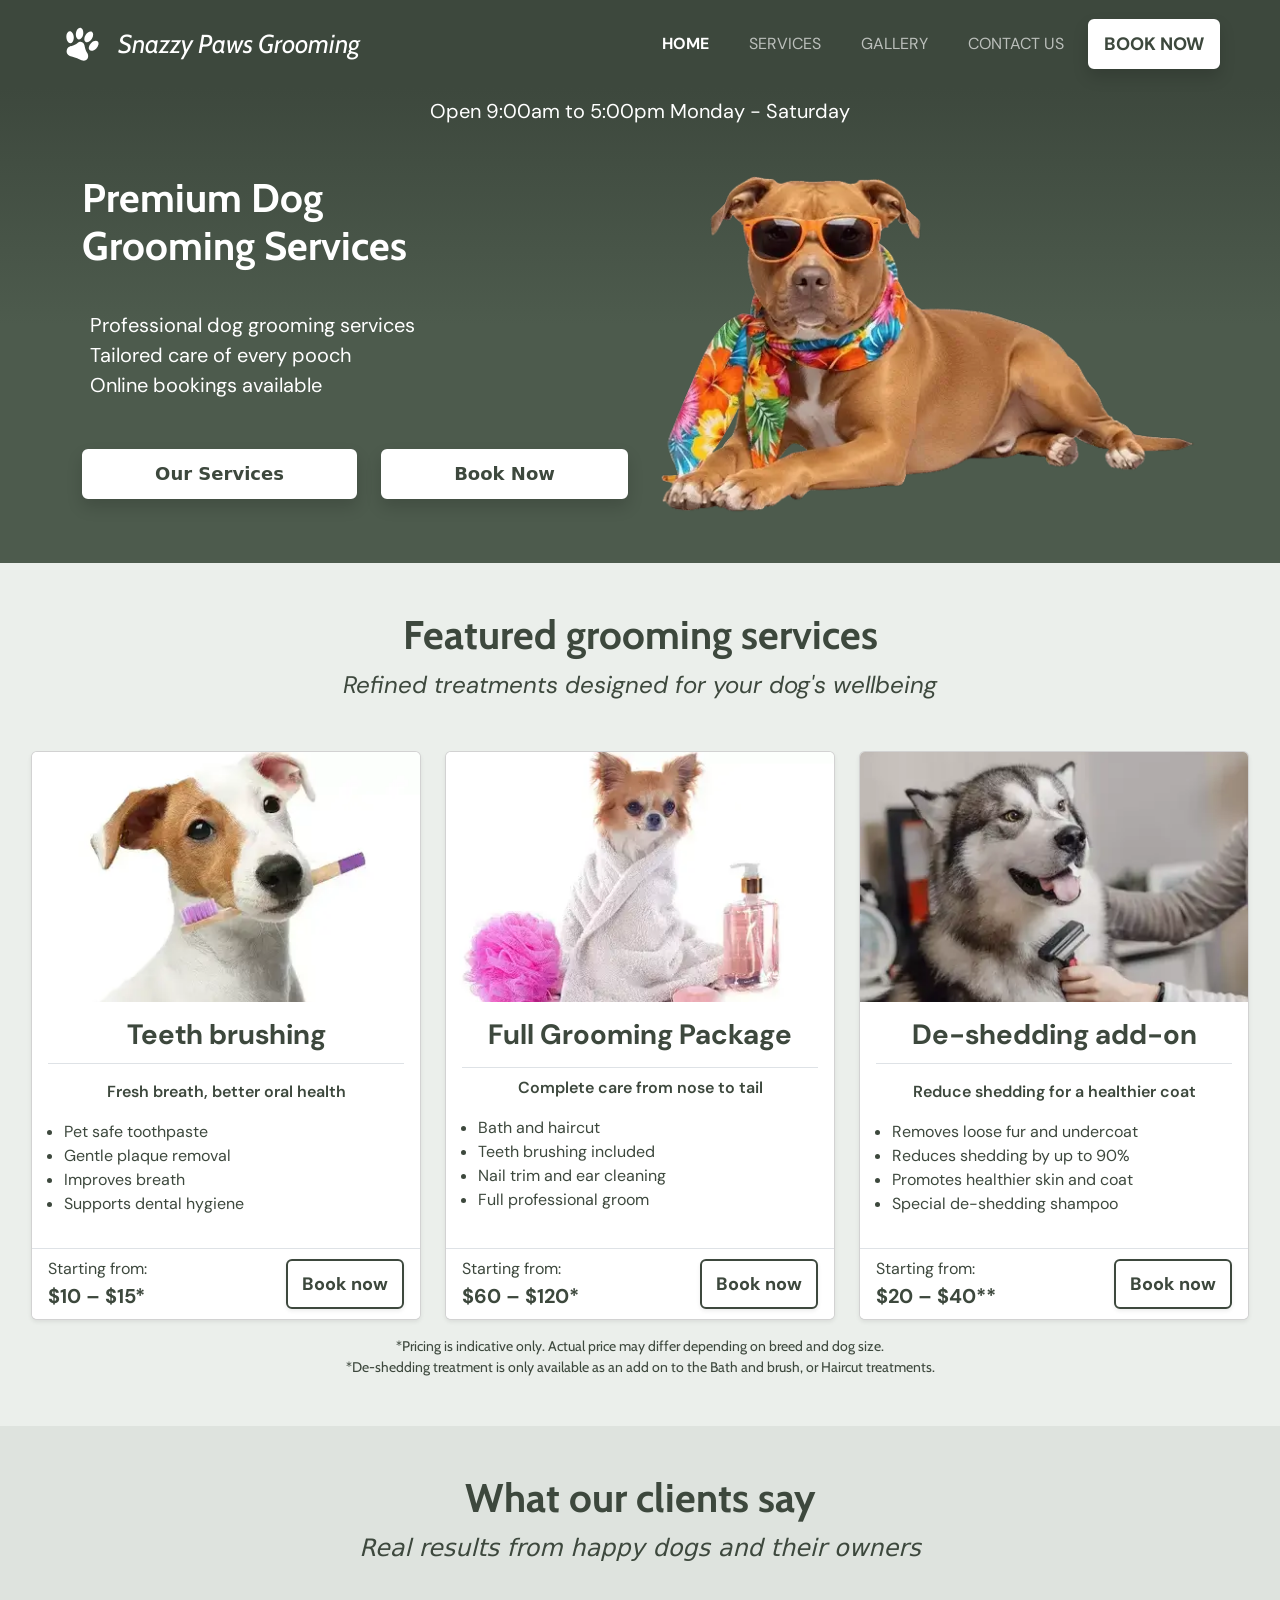
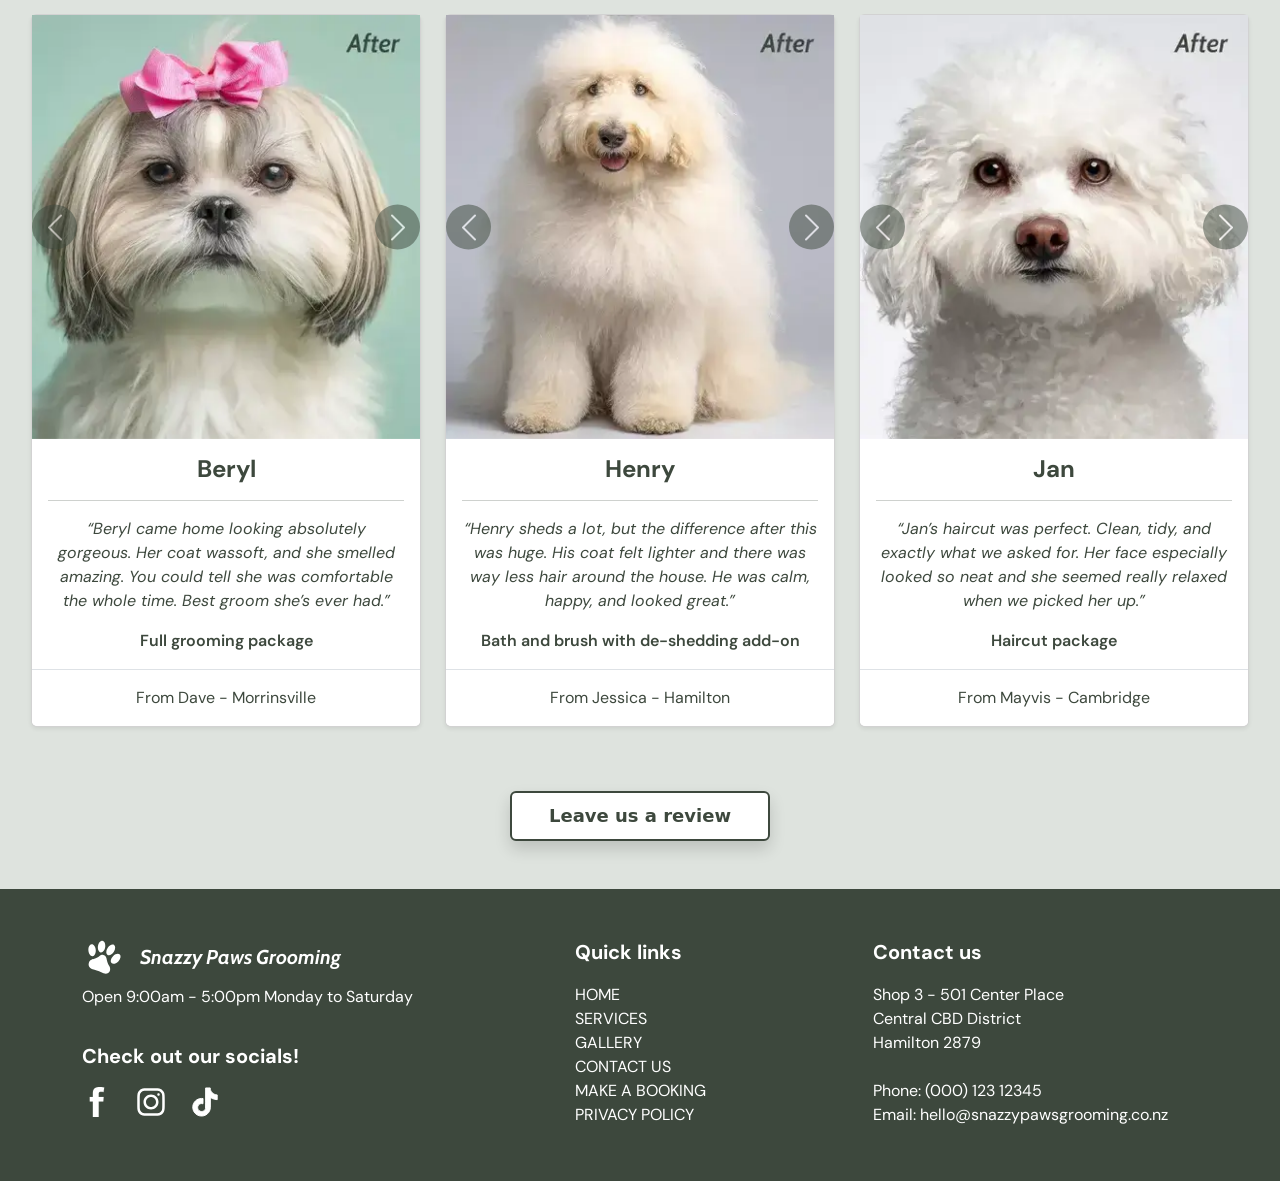
<file: index.html>
<!-- Setting doc type -->
<!DOCTYPE html>

<!-- adding html doc, and language -->
<html lang="en">

<head>
    <!-- web page title -->
    <title>Snazzy Paws Grooming - Home</title>

    <!-- adding charset to ensure all characters can be used without breaking -->
    <meta charset="utf-8">

    <!-- ensuring browser displays according to the device screen width, and zoom level is at 100% -->
    <meta name="viewport" content="width=device-width,initial-scale=1">

    <!-- adding page description to improve accessibility -->
    <meta name="description"
        content="Snazzy Paws Grooming provides professional dog grooming services in Hamilton CBD. Quality care, experienced groomers and easy online booking for your pet.">

    <!-- pre-loading google fonts - helps improve performance-->
    <link rel="preconnect" href="https://fonts.googleapis.com">
    <link rel="preconnect" href="https://fonts.gstatic.com" crossorigin>

    <!-- adding bootstrap stylesheet-->
    <link href="https://cdn.jsdelivr.net/npm/bootstrap@5.3.2/dist/css/bootstrap.min.css" rel="stylesheet">

    <!-- adding css style sheet -->
    <link rel="stylesheet" href="css/a3css.css">

    <!-- adding custom fonts -->
    <link href="https://fonts.googleapis.com/css2?family=Cabin:wght@400;600;700&display=swap" rel="stylesheet">
    <link href="https://fonts.googleapis.com/css2?family=DM+Sans:wght@400;500;700;800&display=swap" rel="stylesheet">

</head>

<body>

    <!-- defining the nave and adding bootstrap navbar. setting the navbar collapse to 992px. navbar dark to indicate dark navbar and white text. py-3 to add 16px of padding top and bottom and px-lg-5 to have 48px padding at screen size 992 and above. px-1 to add 4px left and right once navbar has collapsed. Aria label defining navigation bar for accessibility-->
    <nav class="navbar navbar-expand-lg navbar-dark py-3 px-1 px-lg-5" aria-label="Main navigation">

        <!-- Using container fluid to make the navbar wider -->
        <div class="container-fluid">

            <!-- Adding the logo and business name. d-flex to make the logo and text sit on the same line, align-items-center to vertically align, and gap to add space between the logo and text. -->
            <a class="navbar-brand d-flex align-items-center gap-1 gap-sm-3" href="index.html">

                <!-- Adding the logo image. Alt text provided for accessibility and in case of image load failure. Width and height provided to prevent layout shifts as the image loads. Loading eager to prioritise loading of the logo as it is important for the initial page load -->
                <img src="images/icons/logo-white.svg" alt="Snazzy Paws Grooming Logo" width="42" height="40"
                    loading="eager">

                <!-- Adding the brand name text. Setting the font, and adding italics  -->
                <span class="font--cabin fst-italic">Snazzy Paws Grooming</span></a>

            <!-- Adding the navbar toggler. navbar toggler applies bootstrap styling when the navigation bar collapses, and button ensures it's clickable. data-bs-toggler applies the javascript behaviour. data-bs-target applies the id so the menu will open when selected. Aria items added for accessibility -->
            <button class="navbar-toggler" type="button" data-bs-toggle="collapse" data-bs-target="#mainNav"
                aria-controls="mainNav" aria-expanded="false" aria-label="Toggle navigation">
                <span class="navbar-toggler-icon"></span>
            </button>

            <!-- Adding the space for the menu items. collapse and navbar-collapse bootstrap classes to apply the collapsing behaviour and styling. id added to link to the toggler button -->

            <div class="collapse navbar-collapse" id="mainNav">

                <!-- Unordered list for the menu items. ms-auto to push the menu items to the right, mb-2 to add 8px margin bottom when collapsed, mb-lg-0 to remove margin bottom at 992px and above. align-items-lg-center to vertically align items at 992px and above, gap to add space between menu items, and text-center to center text when the menu is collapsed -->
                <ul class="navbar-nav ms-auto mb-2 mb-lg-0 align-items-lg-center gap-4 gap-lg-2 font--dm text-center">

                    <!-- list item for the navigation. p-2 to apply 8px padding to the button, and p-xl-3 to increase padding of menu items to 16px when the screen is 1200px or wider-->
                    <li class="nav-item">

                        <!-- active added to make it easier for users to identify which page they're on -->
                        <a class="nav-link active p-2 p-xl-3" aria-current="page" href="index.html">HOME</a>
                    </li>
                    <li class="nav-item">
                        <a class="nav-link p-2 p-xl-3 w-lg-75" href="services.html">SERVICES</a>
                    </li>
                    <li class="nav-item">
                        <a class="nav-link p-2 p-xl-3" href="gallery.html">GALLERY</a>
                    </li>
                    <li class="nav-item">
                        <a class="nav-link p-2 p-xl-3" href="contact.html">CONTACT US</a>
                    </li>
                    <li class="nav-item w-lg-75">
                        <!-- Adding the Book Now button. btn class to apply button styling with some css customisations to the bootstrap styling, and btn--white to apply custom styling. Shadow to add a shadow effect to make it stand out as a cta -->
                        <a class="btn btn--white shadow" href="booking.html">BOOK NOW</a>
                    </li>
                </ul>
            </div>
        </div>
    </nav>

    <!-- Adding the main content of the page within the main tag -->
    <main id="main">

        <!-- Adding the first section of the page. index-intro class for custom styling, pb-5 to add 48px of padding bottom and pt-2 to add 8px of top padding -->
        <section class="index-intro pb-5 pt-2">

            <!-- Container to hold the content -->
            <div class="container">

                <!-- Adding opening hours. fs-5 to set font size to 20px, text-center to align text center, font--dm to apply font, and mb-5 to apply 48px margin bottom -->
                <div class="fs-5 text-center font--dm mb-5">
                    <p>Open 9:00am to 5:00pm Monday - Saturday</p>
                </div>

                <!-- Row to hold the content in 2 columns. Using bootstrap grid system to make it responsive. On smaller screens, the columns will stack, and on medium screens and above, they will sit side by side. -->
                <div class="row">

                    <!-- First column for the text content. col-12 to take up all columns on smaller screens. col-md-6 to take up half the width on medium screens and above. d-flex to make it a flex container, flex-column to stack items vertically, justify-content-between to space items out, gap-1 to add space between items, and py-xl-0 to remove vertical padding at extra large screen sizes as the spacing is enough without it -->
                    <div class="col-12 col-md-6 d-flex flex-column justify-content-between gap-1 py-xl-0">


                        <!-- Heading for the section. fw-bold to make the text bold, and font--cabin to apply the font. break in the middle to ensure that this will always display on 2 lines -->
                        <h1 class="fw-bold font--cabin">Premium Dog <br>Grooming Services</h1>

                        <!-- list for the intro summary. fs-5 to set font size to 20px, ps-2 to add 8px padding to the left, lh-base to set line height, and list-unstyled to remove bullet points -->
                        <ul class="fs-5 font--dm ps-2 lh-base list-unstyled">
                            <li>Professional dog grooming services</li>
                            <li>Tailored care of every pooch</li>
                            <li>Online bookings available</li>
                        </ul>

                        <!-- Adding the main image for smaller screens. d-md-none to hide this image on medium screens and above, text-center to align center, my-4 to add 16px margin top and bottom. img-fluid to make the image responsive, fetchpriority high and loading eager to prioritise loading. Width and height provided to prevent layout shifts as the image loads -->
                        <div class="d-md-none text-center my-4">
                            <img src="images/index/main-image.webp" alt="Main image - dog with glasses"
                                class="img-fluid" fetchpriority="high" loading="eager" width="561" height="350">
                        </div>

                        <!-- Defining rules for the 2 buttons. d-flex for a flex container, flex-column to stack on smaller screens, flex-md-row to make them sit side by side on medium screens and above, gap-lg-4 to add 24px gap between buttons on larger screens, gap-3 to add 16px between buttons on smaller screens, pb-3 to add 16px padding bottom -->
                        <div class="d-flex flex-column flex-md-row gap-lg-4 gap-3 pb-3 w-100">

                            <!-- Adding the button. btn for button styling, btn--white for custom styling, shadow to add a shadow effect, text-center to center the text, and flex-grow-1 to make the buttons take up equal space -->
                            <a href="services.html" class="btn btn--white shadow  flex-grow-1 text-center">Our
                                Services</a>
                            <a href="booking.html" class="btn btn--white shadow  flex-grow-1 text-center">Book
                                Now</a>
                        </div>

                    </div>

                    <!-- Second column for the image. d-none to hide on smaller screens col-md-6 to take up half the width on medium screens and above and d-md-block to display as block on medium screens and above. text-end to align the image to the right. Image is the same as the one in the first column, but this will only display on medium screens and above -->
                    <div class="d-none col-md-6 d-md-block text-end">
                        <img src="images/index/main-image.webp" alt="Main image - dog with glasses" class="img-fluid"
                            fetchpriority="high" loading="eager" width="561" height="350">
                    </div>
                </div>
            </div>
        </section>

        <!-- Adding the second section for the features-->
        <section class="index-second py-5">



            <!-- Heading section. text-center to align center, mb-5 to add 48px margin bottom -->
            <div class="text-center mb-5">

                <!-- Main section heading. fw-bold to make the text bold, font--cabin to apply the font, and fs-1 to set the font size to 40px -->
                <h2 class="fw-bold font--cabin fs-1">Featured grooming services</h2>

                <!-- Subheading for the section. font--dm to apply font, fs-4 to set 24px font size, and fst-italic to make the text italic -->
                <span class="font--dm fs-4 fst-italic">Refined treatments designed for your dog's wellbeing</span>
            </div>


            <!-- Container for the item scroll wrapper. container-fluid used to allow the contents to spill to the edges of the screen when resized and prevent jumping as the screen width reduces-->
            <div class="container-fluid">

                <!-- Adding a custom class for the feature cards. Container will allow the contents to slide across the screen when the user resizes the window, or accesses the website on a device with a smaller screen width -->
                <div class="item-scroll-wrapper d-flex flex-nowrap overflow-auto gap-4 pb-3 font--dm">

                    <!-- Card 1 -->

                    <!-- Add a bootstrap card container with a shadow -->
                    <div class="card w-100 shadow-sm">

                        <!-- Adding the image for the card. Alt text provided for accessibility and in case of image load failure. Width and height provided to prevent layout shifts as the image loads -->
                        <img src="images/index/teeth.webp" class="card-img-top" alt="Dog with toothbrush" width="390"
                            height="250">

                        <!-- Card body for the contents of the card -->
                        <div class="card-body">

                            <!-- Adding the title for the card. Text center to align text center, border bottom to add a border below the heading, pb-1 for padding below the heading, and mb-3 to put space between the border and the next section-->
                            <div class="text-center border-bottom pb-1 mb-3">

                                <!-- Using bootstrap card-title for styling, and fw-bold to make text bold-->
                                <h3 class="card-title fw-bold">Teeth brushing</h3>
                            </div>

                            <!-- Adding a line of text to summarise the treatment. fw-semibold to make the text semi bold, and text-center to align center -->
                            <p class="card-text fw-semibold text-center">Fresh breath, better oral health</p>

                            <!-- Unordered list to outline feature. text-start to align text to the left, and ps-3 to add 16px padding to the left -->
                            <ul class="ps-3">
                                <li>Pet safe toothpaste</li>
                                <li>Gentle plaque removal</li>
                                <li>Improves breath</li>
                                <li>Supports dental hygiene</li>
                            </ul>
                        </div>

                        <!-- Adding the card footer using the bootstrap class. bg-white to replace the grey background bootstrap adds with a white one. d-grid to use a grid layout and have the price information stack on smaller screens. At md and above, this will be a flex container, allowing the price and button to sit on the same row. justify content md between makes the items sit on opposite sides at md and above, and align items center makes the items cenetred vertically in md and above.-->
                        <div
                            class="card-footer bg-white border-top d-grid d-md-flex justify-content-md-between align-items-md-center">

                            <!-- adding the price information. pb-2 for when stacked on mobile, and pb-md-0 to remove that padding when on screens md and above.-->
                            <div class="pb-2 pb-md-0">

                                <!-- span for the text. using d-block so that this item can be on its own line-->
                                <span class="d-block">Starting from:</span>

                                <!-- second span using fw-bold to make the font bol, and fs-5 for 20px font size.-->
                                <span class="fw-bold fs-5">$10 – $15*</span>
                            </div>

                            <!-- Adding the book now button using the bootstrap button with additional css customisations. Also adding a custom btn class for additional customisations. shadow-sm to add a slight shadow effect to the button-->
                            <a href="booking.html" class="btn btn--select shadow-sm"
                                aria-label="Book now for Teeth Brushing treatment">
                                Book now
                            </a>
                        </div>
                    </div>


                    <!-- Card 2 -->

                    <!-- Explanation the same as card 1 -->
                    <div class="card w-100 shadow-sm">
                        <img src="images/index/full-package.webp" class="card-img-top" alt="Dog during full groom"
                            width="390" height="250">


                        <div class="card-body">
                            <h3 class="card-title fw-bold text-center border-bottom pb-3">Full Grooming Package</h3>
                            <p class="card-text fw-semibold text-center">Complete care from nose to tail</p>
                            <ul class="ps-3">
                                <li>Bath and haircut</li>
                                <li>Teeth brushing included</li>
                                <li>Nail trim and ear cleaning</li>
                                <li>Full professional groom</li>
                            </ul>
                        </div>
                        <div
                            class="card-footer bg-white border-top d-grid d-md-flex justify-content-md-between align-items-md-center">
                            <div class="pb-2 pb-md-0">
                                <span class="d-block">Starting from:</span>
                                <span class="fw-bold fs-5">$60 – $120*</span>
                            </div>
                            <a href="booking.html" class="btn btn--select shadow-sm"
                                aria-label="Book now for Full Grooming Package treatment">
                                Book now
                            </a>
                        </div>
                    </div>


                    <!-- Card 3 -->

                    <!-- Explanation the same as card 1 -->
                    <div class="card w-100 shadow-sm">
                        <img src="images/index/deshed.webp" class="card-img-top" alt="Dog during deshedding" width="390"
                            height="250">
                        <div class="card-body">
                            <div class="text-center border-bottom pb-1 mb-3">
                                <h3 class="card-title fw-bold">De-shedding add-on</h3>
                            </div>
                            <p class="card-text fw-semibold text-center">Reduce shedding for a healthier coat</p>
                            <ul class="ps-3">
                                <li>Removes loose fur and undercoat</li>
                                <li>Reduces shedding by up to 90%</li>
                                <li>Promotes healthier skin and coat</li>
                                <li>Special de-shedding shampoo</li>
                            </ul>
                        </div>
                        <div
                            class="card-footer bg-white border-top d-grid d-md-flex justify-content-md-between align-items-md-center">
                            <div class="pb-2 pb-md-0">
                                <span class="d-block">Starting from:</span>
                                <span class="fw-bold fs-5">$20 – $40**</span>
                            </div>
                            <a href="booking.html" class="btn btn--select shadow-sm"
                                aria-label="Book now for De-shedding add-on treatment">
                                Book now
                            </a>
                        </div>

                    </div>
                </div>
            </div>



            <!-- Adding a div for the terms. text-center to align center d-flex and flex-column to make the two text blocks stack-->
            <div class="terms font--cabin text-center d-flex flex-column">

                <!-- Adding small text for terms-->

                <small>*Pricing is indicative only. Actual price may differ depending on breed
                    and dog size.</small>
                <small>*De-shedding treatment is only available as an add on to the Bath and
                    brush, or Haircut treatments.</small>
            </div>
        </section>

        <!-- Adding the third section for the testimonial cards with padding of 20px top and bottom of the section using bottstrap property py-5-->
        <section class="index-third py-5">

            <!-- Heading container to center the content. px-lg-5 adds 48px of padding horizontally at 992px or above. px-4 sets the padding to 24px when the screen is below 992px -->


            <!-- class for the heading, to make the header and the text below is centered. mb-5 adds a margin of 48px at the bottom of the heading section-->
            <div class="container text-center mb-5">

                <h2 class="fw-bold font--cabin fs-1">What our clients say</h2>
                <span class="fs-4 fst-italic">Real results from happy dogs and their owners</span>
            </div>


            <!-- Container for the item scroll wrapper. container-fluid has been used to allow the contents to spill to the edges of the screen when resized and prevent jumping as the screen width reduces-->
            <div class="container-fluid">

                <!-- Adding a custom class for the testimonial cards. This is a container that will allow the contents to slide across the screen when the user resizes the window, or accesses the website on a device with a smaller screen width. gap-4 to add 24px gap between cards within item-scroll, and pb3 to add 16px padding below the continer. -->
                <div class="item-scroll-wrapper d-flex flex-nowrap overflow-auto gap-4 pb-3 font--dm">

                    <!-- Card 1 -->
                    <!-- Add a bootstrap card container with a shadow -->
                    <div class="card w-100 text-center shadow-sm">

                        <!-- div for before and after images and button functionality. id=t1 to align button behaviours. Slide provides animation when selecting the button. data-bs-ride=false prevents images from cycling automatically. -->
                        <div id="t1" class="carousel slide media-carousel" data-bs-ride="false"
                            aria-label="Testimonial photos for Full package treatment">

                            <!-- carousel inner for the images -->
                            <div class="carousel-inner">

                                <!-- image 1. Active ensures this image is displayed first when the carousel loads. d-block makes the image act as a block element, and removes any inline spacing issues. w-100 forces the image to take up 100$ of the with of the container. Alt text provided in case of image load failure, and to provide accessibility content, loading lazy improves performance by not prioritising this image on initial page load-->
                                <div class="carousel-item active">
                                    <img src="images/index/full-package-after.webp"
                                        class="d-block w-100 testimonial-img" alt="Full package after" width="390"
                                        height="426" loading="lazy">
                                </div>

                                <!-- Adding the secong image. Same elements as above, however no active tag as this should not display by default -->
                                <div class="carousel-item">
                                    <img src="images/index/full-package-before.webp"
                                        class="d-block w-100 testimonial-img" alt="Full package before" width="390"
                                        height="426" loading="lazy">
                                </div>
                            </div>

                            <!-- Images added and carousel inner closed. Buttons now added to the media carousel to allow users to click and view images.
                             t1 id references, to ensure the image related to t1 is aligned with behaviour of the button. data-bs-slide to indicate direction of the button. Aria button set to false and visually hidden text provided to ensure appropriate message provided to user-->
                            <button class="carousel-control-prev" type="button" data-bs-target="#t1"
                                data-bs-slide="prev">
                                <span class="carousel-control-prev-icon" aria-hidden="true"></span>
                                <span class="visually-hidden">Previous</span>
                            </button>

                            <!-- Same as above, however this is the button for the Next button -->
                            <button class="carousel-control-next" type="button" data-bs-target="#t1"
                                data-bs-slide="next">
                                <span class="carousel-control-next-icon" aria-hidden="true"></span>
                                <span class="visually-hidden">Next</span>
                            </button>
                        </div>

                        <!-- Images added to top section of the card in the carousel inner and closed.
                         Card body opened to add the contents of the card -->
                        <div class="card-body">

                            <!-- h3 header for pet name/testimonial title. mb-0 to remove any margins as the spacing is being provided by the card body container and the line below. Increasing font size using fs-4, making the text bold, and aligning center -->
                            <h3 class="card-title fs-4 fw-bold mb-0">Beryl</h3>

                            <!-- Adding a line to separate the card title from the testimonial-->
                            <hr>

                            <!-- Using blockquote to define that this is a quote from a customer -->
                            <blockquote>

                                <!-- Using card-text bootstrap class, and style to italic and text aligned center -->
                                <p class="card-text fst-italic">“Beryl came home looking absolutely gorgeous. Her coat
                                    wassoft, and she smelled amazing. You could tell she was comfortable the whole time.
                                    Best groom she’s ever had.”</p>
                            </blockquote>

                            <!-- adding text for the package. Setting m-0 to remove any padding, as the card-body container is already doing this-->
                            <span class="fw-semibold m-0">Full grooming package</span>
                        </div>

                        <!-- Closing card body and adding footer. Adding bg-white to override bootstrap default, and adding a border top to separate from the body section. Adding additional padding to the card footer -->
                        <div class="card-footer bg-white border-top p-3">

                            <!-- Adding footer text -->
                            <span>From Dave - Morrinsville</span>
                        </div>
                    </div>

                    <!-- Card 2 - same implementation as card 1 -->

                    <div class="card w-100 text-center shadow-sm">
                        <div id="t2" class="carousel slide media-carousel" data-bs-ride="false" data-bs-touch="true"
                            aria-label="Testimonial photos for deshedding treatment">
                            <div class="carousel-inner">
                                <div class="carousel-item active">
                                    <img src="images/index/deshed-after.webp" class="d-block w-100 testimonial-img"
                                        alt="Deshed after" width="390" height="426" loading="lazy">
                                </div>
                                <div class="carousel-item">
                                    <img src="images/index/deshed-before.webp" class="d-block w-100 testimonial-img"
                                        alt="Deshed before" width="390" height="426" loading="lazy">
                                </div>
                            </div>
                            <button class="carousel-control-prev" type="button" data-bs-target="#t2"
                                data-bs-slide="prev">
                                <span class="carousel-control-prev-icon" aria-hidden="true"></span>
                                <span class="visually-hidden">Previous</span>
                            </button>
                            <button class="carousel-control-next" type="button" data-bs-target="#t2"
                                data-bs-slide="next">
                                <span class="carousel-control-next-icon" aria-hidden="true"></span>
                                <span class="visually-hidden">Next</span>
                            </button>
                        </div>
                        <div class="card-body">
                            <h3 class="card-title fs-4 fw-bold mb-0">Henry</h3>
                            <hr>

                            <blockquote>
                                <p class="card-text mb-0 fst-italic">“Henry sheds a lot, but the difference after this
                                    was huge. His coat felt lighter and there was way less hair around the house. He
                                    was calm, happy, and looked great.”</p>
                            </blockquote>
                            <span class="fw-semibold mb-1">Bath and brush with de-shedding add-on</span>
                        </div>
                        <div class="card-footer bg-white border-top p-3">
                            <span>From Jessica - Hamilton</span>
                        </div>
                    </div>

                    <!-- Card 3 - same implementation as card 1-->

                    <div class="card w-100 text-center shadow-sm">
                        <div id="t3" class="carousel slide media-carousel" data-bs-ride="false" data-bs-touch="true"
                            aria-label="Testimonial photos for haicut treatment">
                            <div class="carousel-inner">
                                <div class="carousel-item active">
                                    <img src="images/index/haircut-after.webp" class="d-block w-100 testimonial-img"
                                        alt="Haircut after" width="390" height="426" loading="lazy">
                                </div>
                                <div class="carousel-item">
                                    <img src="images/index/haircut-before.webp" class="d-block w-100 testimonial-img"
                                        alt="Haircut before" width="390" height="426" loading="lazy">
                                </div>
                            </div>
                            <button class="carousel-control-prev" type="button" data-bs-target="#t3"
                                data-bs-slide="prev">
                                <span class="carousel-control-prev-icon" aria-hidden="true"></span>
                                <span class="visually-hidden">Previous</span>
                            </button>
                            <button class="carousel-control-next" type="button" data-bs-target="#t3"
                                data-bs-slide="next">
                                <span class="carousel-control-next-icon" aria-hidden="true"></span>
                                <span class="visually-hidden">Next</span>
                            </button>
                        </div>
                        <div class="card-body">
                            <h3 class="card-title fs-4 fw-bold mb-0">Jan</h3>
                            <hr>
                            <blockquote>
                                <p class="card-text mb-0 fst-italic">“Jan’s haircut was perfect. Clean, tidy, and
                                    exactly what we asked for. Her face especially looked so
                                    neat and she seemed really relaxed when we picked her up.”</p>
                            </blockquote>
                            <span class="fw-semibold mb-1">Haircut package</span>
                        </div>
                        <div class="card-footer bg-white border-top p-3">
                            <span>From Mayvis - Cambridge</span>
                        </div>
                    </div>
                </div>
            </div>

            <!-- Adding a new container for the leave review button. adding a top margin to add spacing between the container above -->
            <div class="container mt-5">

                <!-- Adding a button. btn for button styling, btn--wide for custom styling, shadow for shadow effect, d-flex and justify-content-center to center the text, and mx-auto to center the button within the container -->
                <a href="review.html" class="btn btn--wide shadow d-flex justify-content-center mx-auto">
                    Leave us a review
                </a>
            </div>
        </section>

        <!-- Adding contact section for display in mobile. d-lg-none to hide this section on large screens and above. py-5 to add 48px to each side -->
        <section class="index-mobile-contact py-5 d-lg-none">
            <div class="container">

                <!-- Heading for the contact section. text-center to align center, fw-bold to make the text bold, font--cabin to apply the font, and fs-1 to set the font size to 40px -->
                <div class="text-center">
                    <h2 class="fw-bold font--cabin fs-1">Contact us</h2>
                </div>
            </div>

            <!-- adding the container for the card -->
            <div class="container py-5">

                <!-- adding the bootstrap card and removing the border-->
                <div class="card border-0">

                    <!-- adding the card body contents. Flexbox container using d-flex along with align items center and justify content center to make the contents stay within the center of the card-->
                    <div class="card-body d-flex align-items-center justify-content-center">

                        <!-- an additional flexbox container to help structure the items within the card. gap-5 to add a gap between each of the children within the container, and flex-column to make the children stack, rather than on the same line -->
                        <div class="d-flex gap-5 flex-column font--dm">

                            <!-- adding the phone information. d-flex for another flexbox container. justify content start to make the items left aligned, and align-items-center to make sure they're vertically ceneterd. Gap 4 to add a gap between the icon and text-->
                            <div class="d-flex justify-content-start align-items-center gap-4">

                                <!-- Adding the icon. alt text doesn't exist and aria is hidden as icon is decorative purposes only and doesn't need to be known by screen readers. setting the height and width to ensure the space is reserved when the page loads, and loading lazy as this is not a priority item to be loaded-->
                                <img src="images/icons/phone.svg" alt="" aria-hidden="true" width="44" height="44"
                                    loading="lazy">

                                <!-- adding the card-text using bootstrap class -->
                                <div class="card-text">

                                    <!-- Adding text and phone number. mb-1 to add spacing between the text items, and d-block for the first span so that the two will stack, rather than appear on the same line.-->
                                    <span class="mb-1 d-block">Call us</span>
                                    <span class="mb-0 fw-bold">(000) 123 123345</span>
                                </div>
                            </div>

                            <!-- as above -->
                            <div class="d-flex justify-content-start align-items-center gap-4">
                                <img src="images/icons/email.svg" alt="" aria-hidden="true" width="44" height="44"
                                    loading="lazy">
                                <div class="card-text">

                                    <span class="mb-1 d-block">Email us</span>

                                    <!-- Adding email. Linking this to create an email if the user selects it -->
                                    <a class="mb-0 fw-bold external-link--green text-break"
                                        href="mailto:hello@snazzypawsgrooming.co.nz?subject=General%20enquiry">hello@snazzypawsgrooming.co.nz</a>
                                </div>
                            </div>
                            <div class="d-flex justify-content-start align-items-center gap-4">
                                <img src="images/icons/location.svg" alt="" aria-hidden="true" width="44" height="59"
                                    loading="lazy">
                                <div class="card-text">

                                    <span class="mb-1 d-block">Visit us</span>
                                    <span class="mb-0 d-block fw-bold">Shop 3 - 501 Center Place</span>
                                    <span class="mb-0 d-block fw-bold">Central CBD District</span>
                                    <span class="mb-0 fw-bold">Hamilton 2879</span>
                                </div>
                            </div>
                        </div>
                    </div>
                </div>
            </div>

        </section>

    </main>
    <!-- Adding the footer for the page. Footer tag used to indicate this is the footer of the page. py-5 to add 48px padding top and bottom -->
    <footer class="footer py-5">
        <div class="container">

            <!-- Adding a row to hold the footer content. text-center to align center on smaller screens, and text-lg-start to align left on larger screens -->
            <div class="row text-center text-lg-start">

                <!-- Footer column 1. col-12 to take up full width on smaller screens, col-lg-4 to take up 1/3 of the width on larger screens, mb-4 to add 24px margin bottom on smaller screens, and mb-lg-0 to remove margin bottom on larger screens -->
                <div class="col-12 col-lg-4 mb-4 mb-lg-0">

                    <!-- Adding logo and business name. d-flex to make the logo and text sit on the same line, align-items-center to vertically align, gap to add 16px between the logo and text, justify-content-center to center on smaller screens, and justify-content-lg-start to align left on larger screens. mb-2 to add 8px margin bottom -->
                    <div class="d-flex justify-content-center justify-content-lg-start align-items-center gap-3 mb-2">

                        <!-- Adding logo image. Alt text provided for accessibility and in case of image load failure. Width and height provided to prevent layout shifts as the image loads -->
                        <img src="images/icons/logo-white.svg" alt="Snazzy Paws Grooming Logo" width="42" height="40"
                            loading="lazy">

                        <!-- Adding business name. fw-bold to make the text bold, fs-5 to set 20px font size, and fst-italic to make the text italic -->
                        <span class="fw-bold fs-5 fst-italic font--cabin">Snazzy Paws Grooming</span>
                    </div>

                    <!-- Adding opening hours. d-flex to make it a flex container, justify-content-center to center on smaller screens, justify-content-lg-start to align left on larger screens, align-items-center to vertically align, gap to add 24px between items, and mb-3 to add 16px margin bottom -->
                    <div
                        class="d-flex justify-content-center justify-content-lg-start align-items-center gap-4 mb-3 font--dm">
                        <p>Open 9:00am - 5:00pm Monday to Saturday</p>
                    </div>

                    <!-- same as aboe -->
                    <div class="d-flex justify-content-center justify-content-lg-start align-items-center gap-4 mb-3">

                        <!-- fw-bold to make the text bold, and fs-5 to set font size to 20px -->
                        <span class="fw-bold fs-5 font--dm">Check out our socials!</span>
                    </div>

                    <!-- Adding social media icons with links. d-flex to make it a flex container, justify-content-center to center on smaller screens, justify-content-lg-start to align left on larger screens, align-items-center to vertically align, gap to add space between items, and mb-3 to add 16px margin bottom -->
                    <div class="d-flex justify-content-center justify-content-lg-start align-items-center gap-4 mb-3">
                        <a href="https://www.facebook.com/Snazzypaws/" target="_blank" rel="noopener noreferrer">
                            <img src="images/icons/facebooksvg.svg" alt="Facebook (opens in a new tab)" width="30"
                                height="30" loading="lazy">
                        </a>
                        <a href="https://www.instagram.com/snazzypawsdoggroomingnarangba/?hl=en" target="_blank"
                            rel="noopener noreferrer">
                            <img src="images/icons/instagram.svg" alt="Instagram (opens in a new tab)" width="30"
                                height="30" loading="lazy">
                        </a>
                        <a href="https://www.tiktok.com/your-real-link" target="_blank" rel="noopener noreferrer">
                            <img src="images/icons/tiktok.svg" alt="TikTok (opens in a new tab)" width="30" height="30"
                                loading="lazy">
                        </a>
                    </div>
                </div>

                <!-- Footer column 2. col-12 to take up full width on smaller screens, col-lg-4 to take up 1/3 of the width on larger screens, mb-4 to add 24px margin bottom on smaller screens, and mb-lg-0 to remove margin bottom on larger screens -->
                <div class="col-12 col-lg-4 mb-4 mb-lg-0">

                    <!-- Adding quick links. d-flex to make it a flex container, justify-content-center to center on smaller screens, justify-content-lg-start to align left on larger screens, mx-auto to center the content within the column on smaller screens, text-center to align text center on smaller screens, and text-lg-start to align text left on larger screens -->
                    <div class="d-flex justify-content-center justify-content-lg-start">

                        <!-- Adding quick links for navigation. mx-auto to center the content within the column on smaller screens, text-center to align text center on smaller screens, and text-lg-start to align text left on larger screens -->
                        <div class="mx-auto text-center text-lg-start font--dm">

                            <!-- Adding column heading. fw-bold to make the text bold, fs-5 to set 20px font size, and d-block to make it display on a new line. mb-3 to add 16px margin bottom -->
                            <span class="fw-bold fs-5 d-block mb-3">Quick links</span>

                            <!-- Adding the links for navigation. list-unstyled to remove bullet points, ps-0 to remove padding from the left, and mb-0 to remove margin bottom -->
                            <ul class="list-unstyled ps-0 mb-0">
                                <li><a class="external-link" href="index.html">HOME</a></li>
                                <li><a class="external-link" href="services.html">SERVICES</a></li>
                                <li><a class="external-link" href="gallery.html">GALLERY</a></li>
                                <li><a class="external-link" href="contact.html">CONTACT US</a></li>
                                <li><a class="external-link" href="booking.html">MAKE A BOOKING</a></li>
                                <li><a class="external-link" href="privacy.html">PRIVACY POLICY</a></li>
                            </ul>
                        </div>
                    </div>
                </div>

                <!-- Adding contact information. col-12 to take up full width on smaller screens, col-lg-4 to take up 1/3 of the width on larger screens. mb-4 to add 24px on smaller screens, and mb-lg-0 to remove the margin on larger screens-->
                <div class="col-12 col-lg-4 mb-4 mb-lg-0">

                    <!-- Adding alignment rules. d-flex to make it a flex container, justify-content-center to center on smaller screens, justify-content-lg-start to align left on larger screens, mx-auto to center the content within the column on smaller screens, text-center to align text center on smaller screens, and text-lg-start to align text left on larger screens -->
                    <div class="d-flex justify-content-center justify-content-lg-start">
                        <div class="mx-auto text-center text-lg-start font--dm">

                            <!-- Adding column heading. fw-bold to make the text bold, fs-5 to set 20px font size, and d-block to make it display on a new line. mb-3 to add 16px margin bottom -->
                            <span class="fw-bold fs-5 d-block mb-3">Contact us</span>

                            <!-- Adding contact information text. mb-0 to remove margin bottom, and mt-4 to add 24px margin top to the phone number to create spacing from the address above. external-link class for custom styling on the email address -->
                            <p class="mb-0">Shop 3 - 501 Center Place</p>
                            <p class="mb-0">Central CBD District</p>
                            <p class="mb-0">Hamilton 2879</p>
                            <p class="mt-4 mb-0">Phone: (000) 123 12345</p>

                            <!-- Adding email with mailto link to allow users to click and email directly. external-link class for custom styling -->
                            <p class="mb-0">Email: <a
                                    href="mailto:hello@snazzypawsgrooming.co.nz?subject=General%20enquiry"
                                    class="external-link">
                                    hello@snazzypawsgrooming.co.nz
                                </a></p>
                        </div>
                    </div>
                </div>
            </div>
        </div>
    </footer>

    <!-- Bootstrap JS bundle for the toggle menu to work -->
    <script src="https://cdn.jsdelivr.net/npm/bootstrap@5.3.2/dist/js/bootstrap.bundle.min.js"></script>

</body>

</html>
</file>
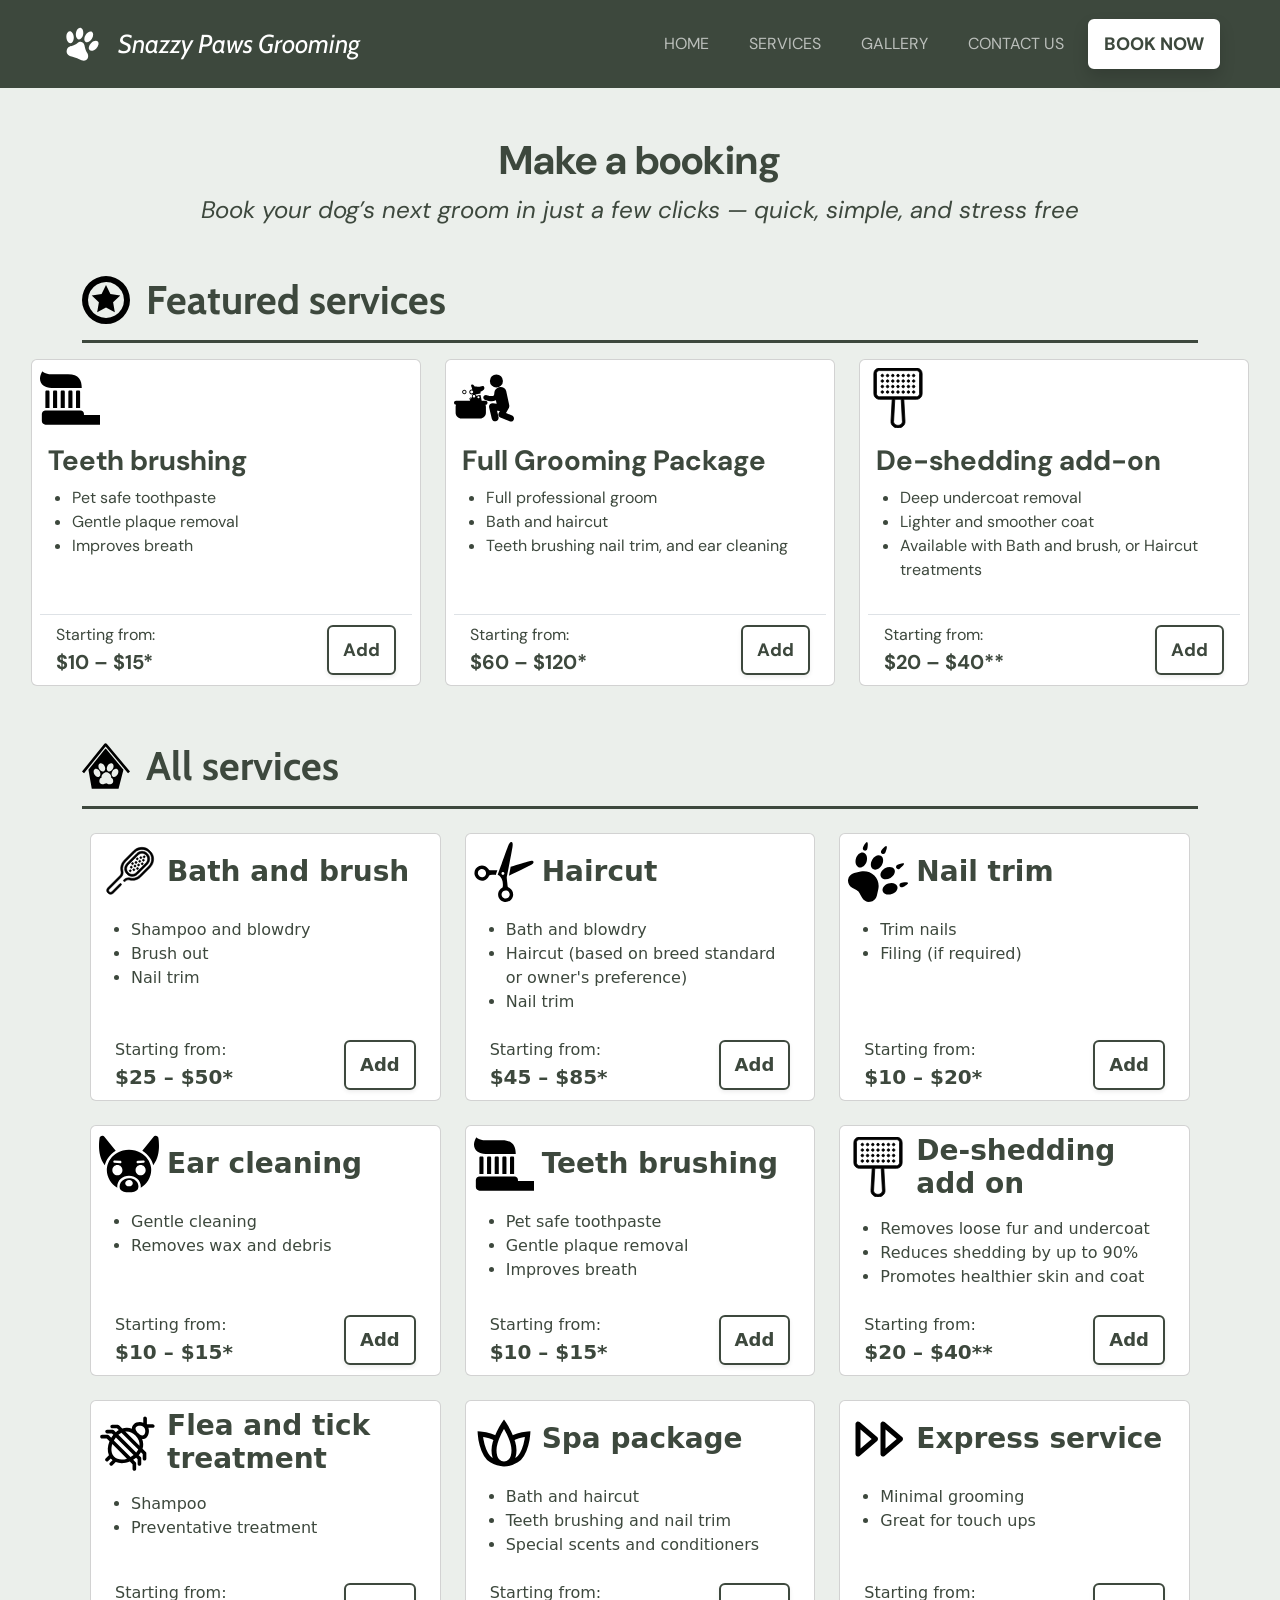
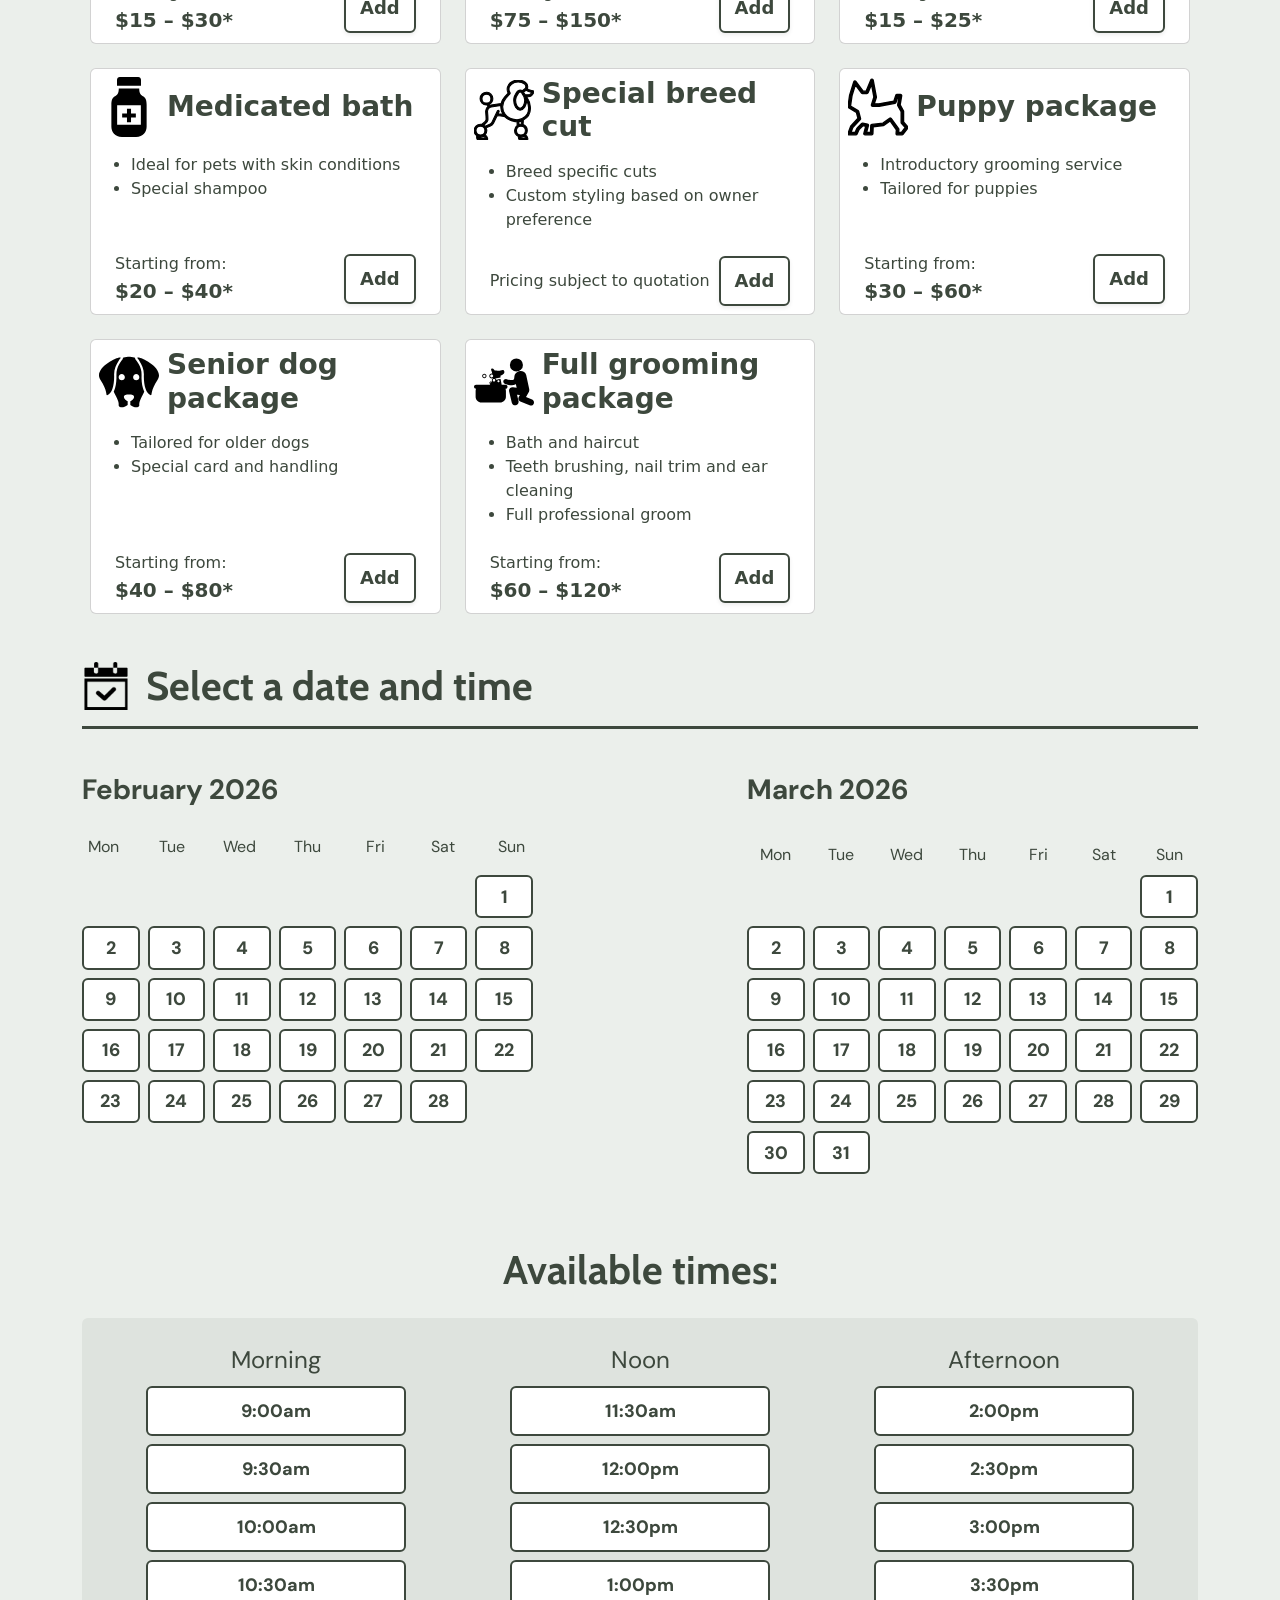
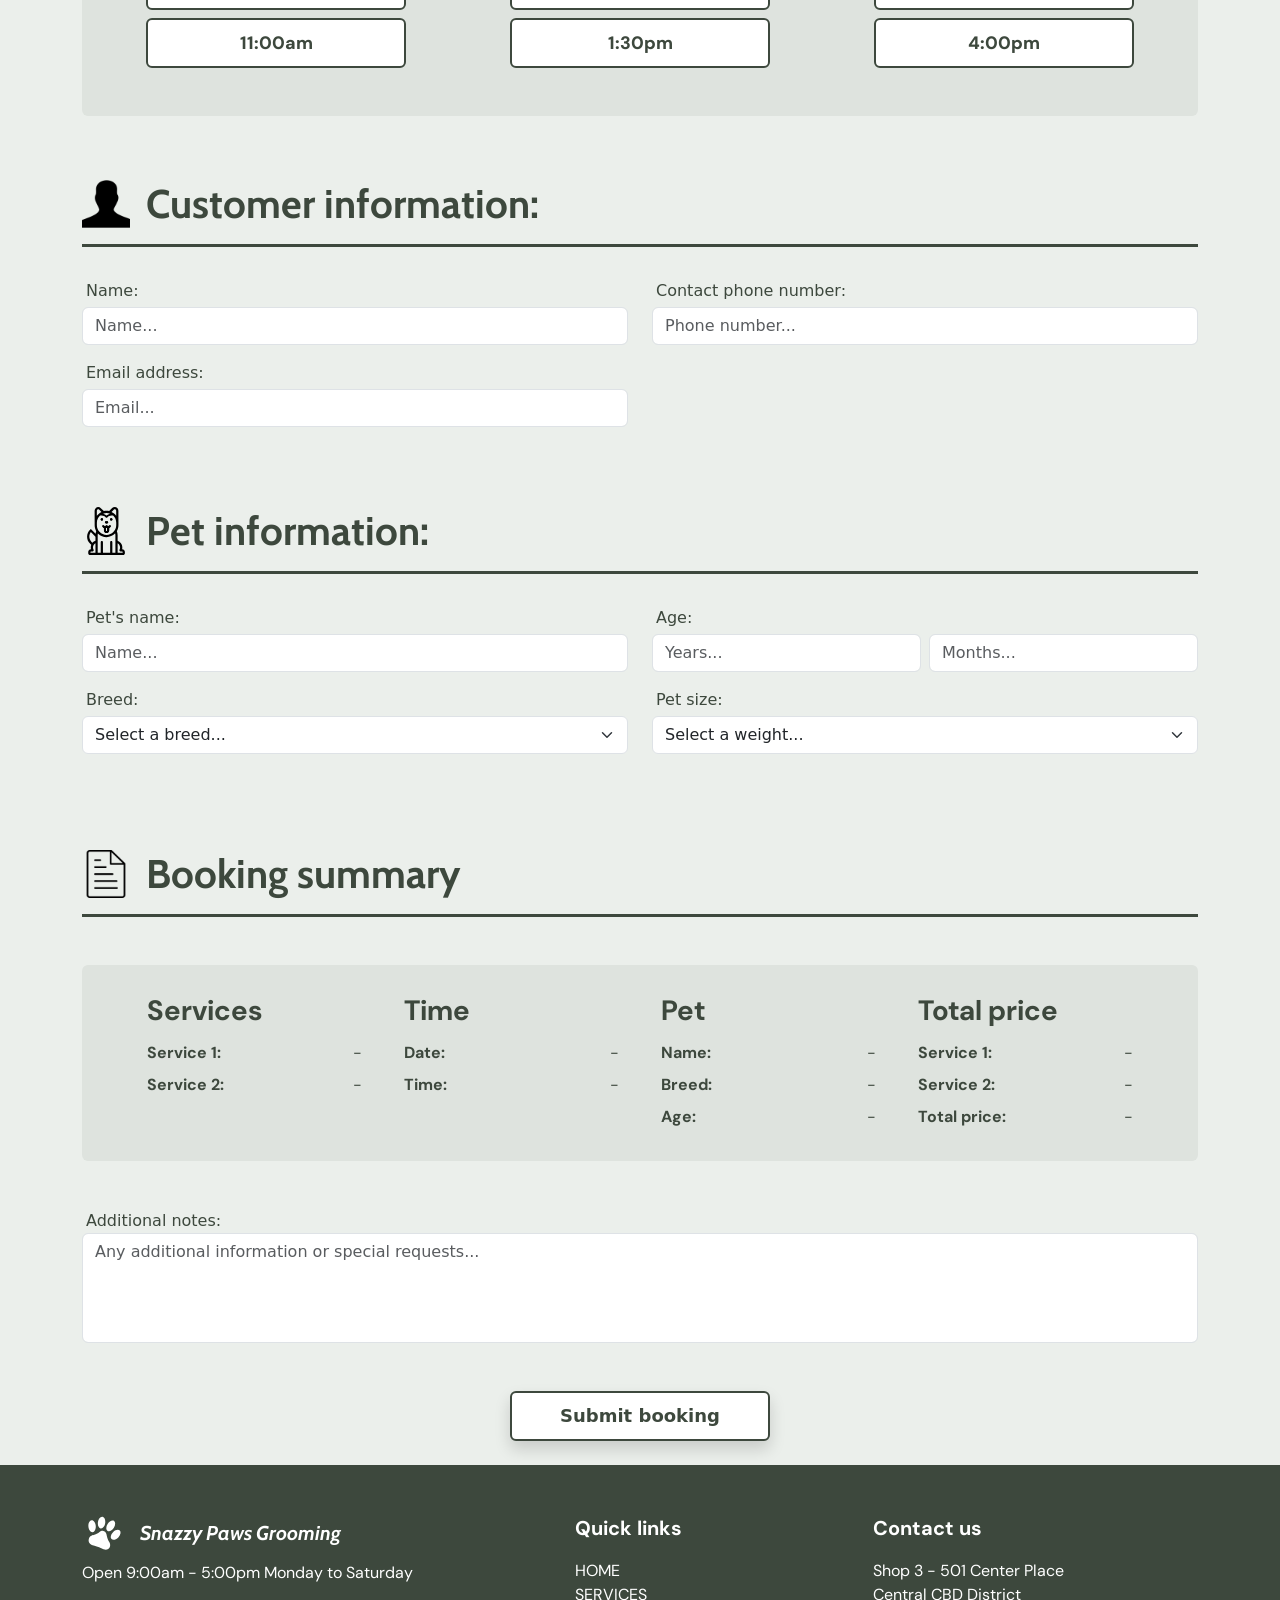
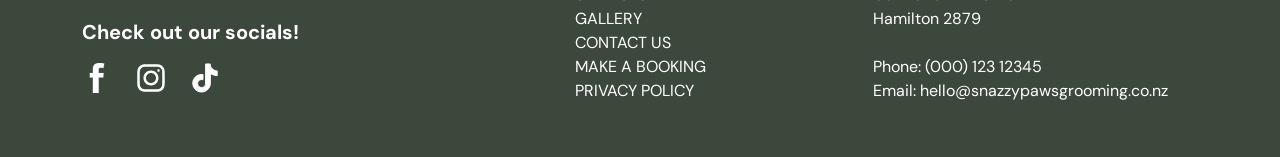
<file: booking.html>
<!DOCTYPE html>

<html lang="en">

<head>
    <title>Snazzy Paws Grooming - Make a booking</title>
    <meta charset="utf-8">
    <meta name="viewport" content="width=device-width,initial-scale=1">
    <meta name="description"
        content="Book your dog grooming appointment online with Snazzy Paws Grooming in Hamilton CBD. Select your service, choose a time and confirm your booking easily.">
    <link rel="preconnect" href="https://fonts.googleapis.com">
    <link rel="preconnect" href="https://fonts.gstatic.com" crossorigin>
    <link href="https://cdn.jsdelivr.net/npm/bootstrap@5.3.2/dist/css/bootstrap.min.css" rel="stylesheet">
    <link rel="stylesheet" href="css/a3css.css">
    <link href="https://fonts.googleapis.com/css2?family=Cabin:wght@400;600;700&display=swap" rel="stylesheet">
    <link href="https://fonts.googleapis.com/css2?family=DM+Sans:wght@400;500;700;800&display=swap" rel="stylesheet">

</head>

<body>

    <!-- Adding the nav bar - refer to index.html for notes -->
    <nav class="navbar navbar-expand-lg navbar-dark py-3 px-1 px-lg-5" aria-label="Main navigation">
        <div class="container-fluid">
            <a class="navbar-brand d-flex align-items-center gap-1 gap-sm-3" href="index.html">
                <img src="images/icons/logo-white.svg" alt="Snazzy Paws Grooming Logo" width="42" height="40"
                    loading="eager">
                <span class="font--cabin fst-italic">Snazzy Paws Grooming</span></a>
            <button class="navbar-toggler" type="button" data-bs-toggle="collapse" data-bs-target="#mainNav"
                aria-controls="mainNav" aria-expanded="false" aria-label="Toggle navigation">
                <span class="navbar-toggler-icon"></span>
            </button>
            <div class="collapse navbar-collapse" id="mainNav">
                <ul class="navbar-nav ms-auto mb-2 mb-lg-0 align-items-lg-center gap-4 gap-lg-2 font--dm text-center">
                    <li class="nav-item">
                        <a class="nav-link p-2 p-xl-3" aria-current="page" href="index.html">HOME</a>
                    </li>
                    <li class="nav-item">
                        <a class="nav-link p-2 p-xl-3" href="services.html">SERVICES</a>
                    </li>
                    <li class="nav-item">
                        <a class="nav-link p-2 p-xl-3" href="gallery.html">GALLERY</a>
                    </li>
                    <li class="nav-item">
                        <a class="nav-link p-2 p-xl-3" href="contact.html">CONTACT US</a>
                    </li>
                    <li class="nav-item">
                        <a class="btn btn--white shadow" href="booking.html">BOOK NOW</a>
                    </li>
                </ul>
            </div>
        </div>
    </nav>
    <main id="main">

        <!-- The entire page has been wrapped inside a form, as all inputs contribute to the final outcome of submitting the booking information -->
        <form action="#" method="post">

            <!-- Adding the services section feature cards. Refer to notes in services.html for formatting. Exception is for the cta button which is slightly different here  -->
            <section class="services-features-section py-5">

                <div class="container">
                    <div class="text-center mb-5 font--dm">
                        <h1 class="fw-bold">Make a booking</h1>
                        <p class="fs-4 fst-italic">Book your dog’s next groom in just a few clicks — quick, simple, and
                            stress free</p>
                    </div>

                    <div class="d-flex align-items-center gap-3 mb-0">
                        <img src="images/icons/star.svg" alt="" aria-hidden="true" class="services-logo-header"
                            width="48" height="48" loading="lazy">
                        <h2 class="fw-bold font--cabin fs-1 mb-0">Featured services</h2>
                    </div>
                    <hr class="section-divider">
                </div>


                <div class="container-fluid">

                    <!-- Adding the fieldset class, as this section is a part of the overall form with checkboxes. -->
                    <fieldset>
                        <legend class="visually-hidden">Featured services - select any that you would like to add to
                            your booking</legend>

                        <div class="item-scroll-wrapper d-flex flex-nowrap overflow-auto gap-4 pb-2 font--dm">

                            <div class="card p-2 w-100">

                                <div
                                    class="card-header bg-transparent border-0 d-flex flex-column align-items-start gap-2 p-0">
                                    <img src="images/icons/toothbrush.svg" alt="" aria-hidden="true" width="60"
                                        height="60" loading="lazy">
                                    <h3 class="card-title fw-bold p-2 m-0">Teeth brushing</h3>
                                </div>

                                <div class="card-body pt-0">
                                    <ul class="ps-3">
                                        <li>Pet safe toothpaste</li>
                                        <li>Gentle plaque removal</li>
                                        <li>Improves breath</li>
                                    </ul>
                                </div>

                                <div class="card-footer border-top bg-white pb-0">
                                    <div class="d-grid d-md-flex justify-content-md-between align-items-md-center">
                                        <div class="pb-md-0 pb-2">
                                            <span class="d-block mb-0">Starting from:</span>
                                            <span class="d-block fw-bold mb-0 fs-5">$10 – $15*</span>
                                        </div>

                                        <!-- Adding the  ability to select a service using a checkbox. This will use the btn-check class for formatting, to ensure consistent behaviour is used across all cards. This is a bootstrap class used throughout this page, which has custom css styling in addition. ID set as ft-service-teeth as a unique ID, name set to services to group like information together when the form is submitted, value of teeth to identify the item that has been selected,  -->
                                        <input type="checkbox" class="btn-check" id="ft-service-teeth" name="services"
                                            value="teeth">
                                        <label class="btn btn--select shadow-sm" for="ft-service-teeth"
                                            aria-label="Add teeth brushing to your booking">
                                            Add
                                        </label>
                                    </div>
                                </div>
                            </div>

                            <!-- Remaining two cards with the same settings -->
                            <!-- Card 2 -->
                            <div class="card p-2 w-100">
                                <div
                                    class="card-header bg-transparent border-0 d-flex flex-column align-items-start gap-2 p-0">
                                    <img src="images/icons/full-groom.svg" alt="" aria-hidden="true" width="60"
                                        height="60" loading="lazy">
                                    <h3 class="card-title fw-bold p-2 m-0"> Full Grooming Package</h3>
                                </div>
                                <div class="card-body pt-0">
                                    <ul class="ps-3">
                                        <li>Full professional groom</li>
                                        <li>Bath and haircut</li>
                                        <li>Teeth brushing nail trim, and ear cleaning</li>
                                    </ul>
                                </div>
                                <div class="card-footer border-top bg-white pb-0">
                                    <div class="d-grid d-md-flex justify-content-md-between align-items-md-center">
                                        <div class="pb-md-0 pb-2">
                                            <span class="d-block mb-0">Starting from:</span>
                                            <span class="d-block fw-bold mb-0 fs-5">$60 – $120*</span>
                                        </div>
                                        <input type="checkbox" class="btn-check" id="ft-service-fullgroom"
                                            name="services" value="fullgroom">

                                        <label class="btn btn--select shadow-sm" for="ft-service-fullgroom"
                                            aria-label="Add full grooming package to your booking">
                                            Add
                                        </label>
                                    </div>
                                </div>
                            </div>
                            <div class="card p-2 w-100">
                                <div
                                    class="card-header bg-transparent border-0 d-flex flex-column align-items-start gap-2 p-0">
                                    <img src="images/icons/deshedding.svg" alt="" aria-hidden="true" width="60"
                                        height="60" loading="lazy">
                                    <h3 class="card-title fw-bold p-2 m-0">De-shedding add-on</h3>
                                </div>
                                <div class="card-body pt-0">

                                    <ul class="ps-3">
                                        <li>Deep undercoat removal</li>
                                        <li>Lighter and smoother coat</li>
                                        <li>Available with Bath and brush, or Haircut treatments</li>
                                    </ul>
                                </div>
                                <div class="card-footer border-top bg-white pb-0">
                                    <div class="d-grid d-md-flex justify-content-md-between align-items-md-center">
                                        <div class="pb-md-0 pb-2">
                                            <span class="d-block mb-0">Starting from:</span>
                                            <span class="d-block fw-bold mb-0 fs-5">$20 – $40**</span>
                                        </div>
                                        <input type="checkbox" class="btn-check" id="ft-service-deshedding"
                                            name="services" value="deshedding">
                                        <label class="btn btn--select shadow-sm" for="ft-service-deshedding"
                                            aria-label="Add de-shedding add on to your booking">
                                            Add</label>
                                    </div>
                                </div>
                            </div>
                        </div>
                    </fieldset>
                </div>
            </section>

            <section class="booking-all-services pb-5">
                <div class="container">
                    <div class="d-flex align-items-center gap-3 mb-0">
                        <img src="images/icons/all-services.svg" alt="" aria-hidden="true" class="services-logo-header"
                            width="48" height="48" loading="lazy">
                        <div class="pb-2 pb-md-0">
                            <h2 class="fw-bold font--cabin fs-1 mb-0">All services</h2>
                        </div>
                    </div>
                    <hr class="section-divider">

                    <!-- Adding a fieldset as the items below are essentially a form within a form, so grouping these items using fieldset to separate them apart.-->
                    <fieldset>
                        <legend class="visually-hidden">All services - select any that you would like to add to your
                            booking</legend>

                        <div class="item-scroll-wrapper d-flex flex-nowrap overflow-auto gap-4 pb-2 font--dm"></div>

                        <!-- Refer to services.html for notes on cards in the all services section. The difference is the CTA button, which is the same behaviour as mentioned for the CTA in the above features services section.-->
                        <div class="row g-4 px-2">


                            <div class="col-12 col-md-6 col-xl-4 col-xxl-3">
                                <div class="card p-2 h-100">
                                    <div
                                        class="card-header bg-transparent border-0 d-flex align-items-center gap-2 p-0">
                                        <img src="images/icons/bath-brush.svg" alt="" aria-hidden="true" width="60"
                                            height="60" loading="lazy">
                                        <h3 class="card-title fw-bold mb-0">Bath and brush
                                        </h3>
                                    </div>
                                    <div class="card-body pb-0">
                                        <ul class="ps-3">
                                            <li>Shampoo and blowdry</li>
                                            <li>Brush out</li>
                                            <li>Nail trim</li>
                                        </ul>
                                    </div>
                                    <div class="card-footer bg-white border-0 pb-0">
                                        <div class="d-grid d-md-flex justify-content-md-between align-items-md-center">
                                            <div class="pb-md-0 pb-2">
                                                <span class="d-block">Starting from:</span>
                                                <span class="d-block fw-bold fs-5 mb-0">$25 – $50*</span>
                                            </div>
                                            <input type="checkbox" class="btn-check" id="service-bathbrush"
                                                name="services" value="bathbrush">
                                            <label class="btn btn--select shadow-sm" for="service-bathbrush"
                                                aria-label="Add bath and brush to your booking">
                                                Add
                                            </label>
                                        </div>
                                    </div>
                                </div>
                            </div>
                            <div class="col-12 col-md-6 col-xl-4 col-xxl-3">
                                <div class="card p-2 h-100">
                                    <div
                                        class="card-header bg-transparent border-0 d-flex align-items-center gap-2 p-0">
                                        <img src="images/icons/haircut.svg" alt="" aria-hidden="true" width="60"
                                            height="60" loading="lazy">
                                        <h3 class="card-title fw-bold mb-0">Haircut
                                        </h3>
                                    </div>
                                    <div class="card-body pb-0">
                                        <ul class="ps-3">
                                            <li>Bath and blowdry</li>
                                            <li>Haircut (based on breed standard or owner's preference)</li>
                                            <li>Nail trim</li>
                                        </ul>
                                    </div>
                                    <div class="card-footer bg-white border-0 pb-0">
                                        <div class="d-grid d-md-flex justify-content-md-between align-items-md-center">
                                            <div class="pb-md-0 pb-2">
                                                <span class="d-block">Starting from:</span>
                                                <span class="d-block fw-bold fs-5 mb-0">$45 – $85*</span>
                                            </div>
                                            <input type="checkbox" class="btn-check" id="service-haircut"
                                                name="services" value="haircut">
                                            <label class="btn btn--select shadow-sm" for="service-haircut"
                                                aria-label="Add haircut to your booking">
                                                Add
                                            </label>
                                        </div>
                                    </div>
                                </div>
                            </div>
                            <div class="col-12 col-md-6 col-xl-4 col-xxl-3">
                                <div class="card p-2 h-100">
                                    <div
                                        class="card-header bg-transparent border-0 d-flex align-items-center gap-2 p-0">
                                        <img src="images/icons/nail.svg" alt="" aria-hidden="true" width="60"
                                            height="60" loading="lazy">
                                        <h3 class="card-title fw-bold mb-0">Nail trim
                                        </h3>
                                    </div>
                                    <div class="card-body pb-0">
                                        <ul class="ps-3">
                                            <li>Trim nails</li>
                                            <li>Filing (if required)</li>
                                        </ul>
                                    </div>
                                    <div class="card-footer bg-white border-0 pb-0">
                                        <div class="d-grid d-md-flex justify-content-md-between align-items-md-center">
                                            <div class="pb-md-0 pb-2">
                                                <span class="d-block">Starting from:</span>
                                                <span class="d-block fw-bold fs-5 mb-0">$10 – $20*</span>
                                            </div>
                                            <input type="checkbox" class="btn-check" id="service-nailtrim"
                                                name="services" value="nailtrim">
                                            <label class="btn btn--select shadow-sm" for="service-nailtrim"
                                                aria-label="Add nail trim to your booking">
                                                Add
                                            </label>
                                        </div>
                                    </div>
                                </div>
                            </div>
                            <div class="col-12 col-md-6 col-xl-4 col-xxl-3">
                                <div class="card p-2 h-100">
                                    <div
                                        class="card-header bg-transparent border-0 d-flex align-items-center gap-2 p-0">
                                        <img src="images/icons/ear.svg" alt="" aria-hidden="true" width="60" height="60"
                                            loading="lazy">
                                        <h3 class="card-title fw-bold mb-0">Ear cleaning
                                        </h3>
                                    </div>
                                    <div class="card-body pb-0">
                                        <ul class="ps-3">
                                            <li>Gentle cleaning</li>
                                            <li>Removes wax and debris</li>
                                        </ul>
                                    </div>
                                    <div class="card-footer bg-white border-0 pb-0">
                                        <div class="d-grid d-md-flex justify-content-md-between align-items-md-center">
                                            <div class="pb-md-0 pb-2">
                                                <span class="d-block">Starting from:</span>
                                                <span class="d-block fw-bold fs-5 mb-0">$10 – $15*</span>
                                            </div>
                                            <input type="checkbox" class="btn-check" id="service-earcleaning"
                                                name="services" value="earcleaning">

                                            <label class="btn btn--select shadow-sm" for="service-earcleaning"
                                                aria-label="Add ear cleaning to your booking">
                                                Add
                                            </label>
                                        </div>
                                    </div>
                                </div>
                            </div>
                            <div class="col-12 col-md-6 col-xl-4 col-xxl-3">
                                <div class="card p-2 h-100">
                                    <div
                                        class="card-header bg-transparent border-0 d-flex align-items-center gap-2 p-0">
                                        <img src="images/icons/toothbrush.svg" alt="" aria-hidden="true" width="60"
                                            height="60" loading="lazy">

                                        <h3 class="card-title fw-bold mb-0">Teeth brushing
                                        </h3>
                                    </div>
                                    <div class="card-body pb-0">
                                        <ul class="ps-3">
                                            <li>Pet safe toothpaste</li>
                                            <li>Gentle plaque removal</li>
                                            <li>Improves breath</li>
                                        </ul>
                                    </div>
                                    <div class="card-footer bg-white border-0 pb-0">
                                        <div class="d-grid d-md-flex justify-content-md-between align-items-md-center">
                                            <div class="pb-md-0 pb-2">
                                                <span class="d-block">Starting from:</span>
                                                <span class="d-block fw-bold fs-5 mb-0">$10 – $15*</span>
                                            </div>
                                            <input type="checkbox" class="btn-check" id="service-teeth" name="services"
                                                value="teeth">
                                            <label class="btn btn--select shadow-sm" for="service-teeth"
                                                aria-label="Add teeth brushing to your booking">
                                                Add
                                            </label>
                                        </div>
                                    </div>
                                </div>
                            </div>
                            <div class="col-12 col-md-6 col-xl-4 col-xxl-3">
                                <div class="card p-2 h-100">
                                    <div
                                        class="card-header bg-transparent border-0 d-flex align-items-center gap-2 p-0">
                                        <img src="images/icons/deshedding.svg" alt="" aria-hidden="true" width="60"
                                            height="60" loading="lazy">

                                        <h3 class="card-title fw-bold mb-0">De-shedding add on</h3>
                                    </div>
                                    <div class="card-body pb-0">
                                        <ul class="ps-3">
                                            <li>Removes loose fur and undercoat</li>
                                            <li>Reduces shedding by up to 90%</li>
                                            <li>Promotes healthier skin and coat</li>
                                        </ul>
                                    </div>
                                    <div class="card-footer bg-white border-0 pb-0">
                                        <div class="d-grid d-md-flex justify-content-md-between align-items-md-center">
                                            <div class="pb-md-0 pb-2">
                                                <span class="d-block">Starting from:</span>
                                                <span class="d-block fw-bold fs-5 mb-0">$20 – $40**</span>
                                            </div>
                                            <input type="checkbox" class="btn-check" id="service-deshedding"
                                                name="services" value="deshedding2">
                                            <label class="btn btn--select shadow-sm" for="service-deshedding"
                                                aria-label="Add de-shedding add on to your booking">
                                                Add
                                            </label>
                                        </div>
                                    </div>
                                </div>
                            </div>
                            <div class="col-12 col-md-6 col-xl-4 col-xxl-3">
                                <div class="card p-2 h-100">
                                    <div
                                        class="card-header bg-transparent border-0 d-flex align-items-center gap-2 p-0">
                                        <img src="images/icons/tick-and-flea.svg" alt="" aria-hidden="true" width="60"
                                            height="60" loading="lazy">

                                        <h3 class="card-title fw-bold mb-0">Flea and tick treatment</h3>
                                    </div>
                                    <div class="card-body pb-0">
                                        <ul class="ps-3">
                                            <li>Shampoo</li>
                                            <li>Preventative treatment</li>
                                        </ul>
                                    </div>
                                    <div class="card-footer bg-white border-0 pb-0">
                                        <div class="d-grid d-md-flex justify-content-md-between align-items-md-center">
                                            <div class="pb-md-0 pb-2">
                                                <span class="d-block">Starting from:</span>
                                                <span class="d-block fw-bold fs-5 mb-0">$15 – $30*</span>
                                            </div>
                                            <input type="checkbox" class="btn-check" id="service-flea" name="services"
                                                value="flea">
                                            <label class="btn btn--select shadow-sm" for="service-flea"
                                                aria-label="Add flea and tick treatment to your booking">
                                                Add
                                            </label>
                                        </div>
                                    </div>
                                </div>
                            </div>
                            <div class="col-12 col-md-6 col-xl-4 col-xxl-3">
                                <div class="card p-2 h-100">
                                    <div
                                        class="card-header bg-transparent border-0 d-flex align-items-center gap-2 p-0">
                                        <img src="images/icons/spa.svg" alt="" aria-hidden="true" width="60" height="60"
                                            loading="lazy">
                                        <h3 class="card-title fw-bold mb-0">Spa package
                                        </h3>
                                    </div>
                                    <div class="card-body pb-0">
                                        <ul class="ps-3">
                                            <li>Bath and haircut</li>
                                            <li>Teeth brushing and nail trim</li>
                                            <li>Special scents and conditioners</li>
                                        </ul>
                                    </div>
                                    <div class="card-footer bg-white border-0 pb-0">
                                        <div class="d-grid d-md-flex justify-content-md-between align-items-md-center">
                                            <div class="pb-md-0 pb-2">
                                                <span class="d-block">Starting from:</span>
                                                <span class="d-block fw-bold fs-5 mb-0">$75 – $150*</span>
                                            </div>
                                            <input type="checkbox" class="btn-check" id="service-spa" name="services"
                                                value="spa">
                                            <label class="btn btn--select shadow-sm" for="service-spa"
                                                aria-label="Add spa package to your booking">
                                                Add
                                            </label>
                                        </div>
                                    </div>
                                </div>
                            </div>
                            <div class="col-12 col-md-6 col-xl-4 col-xxl-3">
                                <div class="card p-2 h-100">
                                    <div
                                        class="card-header bg-transparent border-0 d-flex align-items-center gap-2 p-0">
                                        <img src="images/icons/express.svg" alt="" aria-hidden="true" width="60"
                                            height="60" loading="lazy">
                                        <h3 class="card-title fw-bold mb-0">Express service</h3>
                                    </div>
                                    <div class="card-body pb-0">
                                        <ul class="ps-3">
                                            <li>Minimal grooming</li>
                                            <li>Great for touch ups</li>
                                        </ul>
                                    </div>
                                    <div class="card-footer bg-white border-0 pb-0">
                                        <div class="d-grid d-md-flex justify-content-md-between align-items-md-center">
                                            <div class="pb-md-0 pb-2">
                                                <span class="d-block">Starting from:</span>
                                                <span class="d-block fw-bold fs-5 mb-0">$15 – $25*</span>
                                            </div>
                                            <input type="checkbox" class="btn-check" id="service-express"
                                                name="services" value="express">
                                            <label class="btn btn--select shadow-sm" for="service-express"
                                                aria-label="Add express service to your booking">
                                                Add
                                            </label>
                                        </div>
                                    </div>
                                </div>
                            </div>
                            <div class="col-12 col-md-6 col-xl-4 col-xxl-3">
                                <div class="card p-2 h-100">
                                    <div
                                        class="card-header bg-transparent border-0 d-flex align-items-center gap-2 p-0">
                                        <img src="images/icons/medicated-bath.svg" alt="" aria-hidden="true" width="60"
                                            height="60" loading="lazy">
                                        <h3 class="card-title fw-bold mb-0">Medicated bath</h3>
                                    </div>
                                    <div class="card-body pb-0">
                                        <ul class="ps-3">
                                            <li>Ideal for pets with skin conditions</li>
                                            <li>Special shampoo</li>
                                        </ul>
                                    </div>
                                    <div class="card-footer bg-white border-0 pb-0">
                                        <div class="d-grid d-md-flex justify-content-md-between align-items-md-center">
                                            <div class="pb-md-0 pb-2">
                                                <span class="d-block">Starting from:</span>
                                                <span class="d-block fw-bold fs-5 mb-0">$20 – $40*</span>
                                            </div>
                                            <input type="checkbox" class="btn-check" id="service-medicated"
                                                name="services" value="medicated">
                                            <label class="btn btn--select shadow-sm" for="service-medicated"
                                                aria-label="Add medicated bath to your booking">
                                                Add
                                            </label>
                                        </div>
                                    </div>
                                </div>
                            </div>
                            <div class="col-12 col-md-6 col-xl-4 col-xxl-3">
                                <div class="card p-2 h-100">
                                    <div
                                        class="card-header bg-transparent border-0 d-flex align-items-center gap-2 p-0">
                                        <img src="images/icons/special-breed.svg" alt="" aria-hidden="true" width="60"
                                            height="60" loading="lazy">

                                        <h3 class="card-title fw-bold mb-0">Special breed cut</h3>
                                    </div>
                                    <div class="card-body pb-0">
                                        <ul class="ps-3">
                                            <li>Breed specific cuts</li>
                                            <li>Custom styling based on owner preference</li>
                                        </ul>
                                    </div>
                                    <div class="card-footer bg-white border-0 pb-0">
                                        <div class="d-grid d-md-flex justify-content-md-between align-items-md-center">
                                            <div class="pb-md-0 pb-2">
                                                <span class="d-block">Pricing subject to quotation</span>
                                            </div>
                                            <input type="checkbox" class="btn-check" id="service-specialbreed"
                                                name="services" value="specialbreed">

                                            <label class="btn btn--select shadow-sm" for="service-specialbreed"
                                                aria-label="Add special breed cut to your booking">
                                                Add
                                            </label>
                                        </div>
                                    </div>
                                </div>
                            </div>
                            <div class="col-12 col-md-6 col-xl-4 col-xxl-3">
                                <div class="card p-2 h-100">
                                    <div
                                        class="card-header bg-transparent border-0 d-flex align-items-center gap-2 p-0">
                                        <img src="images/icons/puppy.svg" alt="" aria-hidden="true" width="60"
                                            height="60" loading="lazy">
                                        <h3 class="card-title fw-bold mb-0">Puppy package</h3>
                                    </div>
                                    <div class="card-body pb-0">
                                        <ul class="ps-3">
                                            <li>Introductory grooming service</li>
                                            <li>Tailored for puppies</li>
                                        </ul>
                                    </div>
                                    <div class="card-footer bg-white border-0 pb-0">
                                        <div class="d-grid d-md-flex justify-content-md-between align-items-md-center">
                                            <div class="pb-md-0 pb-2">
                                                <span class="d-block">Starting from:</span>
                                                <span class="d-block fw-bold fs-5 mb-0">$30 – $60*</span>
                                            </div>
                                            <input type="checkbox" class="btn-check" id="service-puppy" name="services"
                                                value="puppy">
                                            <label class="btn btn--select shadow-sm" for="service-puppy"
                                                aria-label="Add puppy package to your booking">
                                                Add
                                            </label>
                                        </div>
                                    </div>
                                </div>
                            </div>


                            <div class="col-12 col-md-6 col-xl-4 col-xxl-3">
                                <div class="card p-2 h-100">
                                    <div
                                        class="card-header bg-transparent border-0 d-flex align-items-center gap-2 p-0">
                                        <img src="images/icons/senior.svg" alt="" aria-hidden="true" width="60"
                                            height="60" loading="lazy">
                                        <h3 class="card-title fw-bold mb-0">Senior dog package</h3>
                                    </div>
                                    <div class="card-body pb-0">
                                        <ul class="ps-3">
                                            <li>Tailored for older dogs</li>
                                            <li>Special card and handling</li>
                                        </ul>
                                    </div>
                                    <div class="card-footer bg-white border-0 pb-0">
                                        <div class="d-grid d-md-flex justify-content-md-between align-items-md-center">
                                            <div class="pb-md-0 pb-2">
                                                <span class="d-block">Starting from:</span>
                                                <span class="d-block fw-bold fs-5 mb-0">$40 – $80*</span>
                                            </div>
                                            <input type="checkbox" class="btn-check" id="service-senior" name="services"
                                                value="senior">

                                            <label class="btn btn--select shadow-sm" for="service-senior"
                                                aria-label="Add senior dog package to your booking">
                                                Add
                                            </label>
                                        </div>
                                    </div>
                                </div>
                            </div>
                            <div class="col-12 col-md-6 col-xl-4 col-xxl-3">
                                <div class="card p-2 h-100">
                                    <div
                                        class="card-header bg-transparent border-0 d-flex align-items-center gap-2 p-0">
                                        <img src="images/icons/full-groom.svg" alt="" aria-hidden="true" width="60"
                                            height="60" loading="lazy">
                                        <h3 class="card-title fw-bold mb-0">Full grooming package</h3>
                                    </div>
                                    <div class="card-body pb-0">
                                        <ul class="ps-3">
                                            <li>Bath and haircut</li>
                                            <li>Teeth brushing, nail trim and ear cleaning</li>
                                            <li>Full professional groom</li>
                                        </ul>
                                    </div>
                                    <div class="card-footer bg-white border-0 pb-0">
                                        <div class="d-grid d-md-flex justify-content-md-between align-items-md-center">
                                            <div class="pb-md-0 pb-2">
                                                <span class="d-block">Starting from:</span>
                                                <span class="d-block fw-bold fs-5 mb-0">$60 – $120*</span>
                                            </div>
                                            <input type="checkbox" class="btn-check" id="service-fullgroom"
                                                name="services" value="fullgroom">
                                            <label class="btn btn--select shadow-sm" for="service-fullgroom"
                                                aria-label="Add full grooming package to your booking">
                                                Add
                                            </label>
                                        </div>
                                    </div>
                                </div>
                            </div>
                    </fieldset>
                </div>
            </section>

            <!-- Adding the date and time section -->
            <section class="booking-date-time">

                <!-- Adding the container -->
                <div class="container">

                    <!-- heading section layout is the same as for the service selection sections-->
                    <div class="d-flex align-items-center gap-3 mb-0">
                        <img src="images/icons/calendar.svg" alt="" aria-hidden="true" class="services-logo-header"
                            width="48" height="48" loading="lazy">
                        <h2 class="fw-bold font--cabin fs-1 mb-0">Select a date and time</h2>
                    </div>


                    <hr class="section-divider">

                    <!-- Adding spacing between the divider. Setting the font to dm sans-->
                    <div class="mb-5 font--dm">

                        <!-- Using a row layout for the calendars. justifying content between so they stick to the left and right side of the screen  -->
                        <div class="row justify-content-between">

                            <!-- Adding the rules for the first calendar. This should be full screen at screen sizes below 992px, use 6 columns between 992px and 1199px, and 5 columns for 1200px and above-->
                            <div class="col-12 col-lg-6 col-xl-5">
                                <!-- Adding fieldset for the february date selection-->
                                <fieldset>

                                    <!-- Adding the heading for the calendar using a legend for the fieldset. Addin margin for spacing to top and bottom, and setting font weight to bold. Setting the id-february heading, so screen readers can reference the when reading out dates within the month. -->
                                    <legend id="february-heading" class="my-4 fs-3 fw-bold">February 2026</legend>

                                    <!-- Adding a row inside the container for the days of the week. mc-3 to add spacing between the days and the tiles below -->
                                    <div class="row row-cols-7 mb-3" aria-hidden="true">

                                        <!-- Adding the days using col bootstrap property. Text center to make them centered within the column-->
                                        <div class="col text-center">Mon</div>
                                        <div class="col text-center">Tue</div>
                                        <div class="col text-center">Wed</div>
                                        <div class="col text-center">Thu</div>
                                        <div class="col text-center">Fri</div>
                                        <div class="col text-center">Sat</div>
                                        <div class="col text-center">Sun</div>
                                    </div>

                                    <!-- Adding the next row for the tiles gap-2 to esure even spacing between the times, and mb-2 for spacing when the calendars are stacked on smaller screens. Adding aria-labelledby to have the text in february-hidder read out to visitors when selecting a date -->

                                    <div class="row row-cols-7 g-2 mb-2">

                                        <!-- using the col bootstrap property for even spacing. ratio sets the size of the tiles. width and height 100 ensures it takes up the entire space. No text or visuals here as the first day in february is on a sunday -->
                                        <div class="col" aria-hidden="true">
                                            <div class="ratio ratio-4x3">
                                                <div class="w-100 h-100"></div>
                                            </div>
                                        </div>
                                        <div class="col" aria-hidden="true">
                                            <div class="ratio ratio-4x3">
                                                <div class="w-100 h-100"></div>
                                            </div>
                                        </div>
                                        <div class="col" aria-hidden="true">
                                            <div class="ratio ratio-4x3">
                                                <div class="w-100 h-100"></div>
                                            </div>
                                        </div>
                                        <div class="col" aria-hidden="true">
                                            <div class="ratio ratio-4x3">
                                                <div class="w-100 h-100"></div>
                                            </div>
                                        </div>
                                        <div class="col" aria-hidden="true">
                                            <div class="ratio ratio-4x3">
                                                <div class="w-100 h-100"></div>
                                            </div>
                                        </div>
                                        <div class="col" aria-hidden="true">
                                            <div class="ratio ratio-4x3">
                                                <div class="w-100 h-100"></div>
                                            </div>
                                        </div>

                                        <!-- Adding the tile for 1 february-->
                                        <div class="col">
                                            <div class="ratio ratio-4x3">

                                                <!-- using input as a selector for the dates, using radio buttons so only 1 date can be selected. custom button styling used, with name for input set. id aligns with the date ebing selected, along with the value. btn added to replace the usual input radio selector-->
                                                <input type="radio" class="btn-check" name="date" id="date20260201"
                                                    value="2026-02-01">

                                                <!-- adding the text within the tile. btn added to display the correct button styling, width and height 100 to take up all the space, aligned and justified center and shadow none to remove the shadows from these buttons. referencing the ID set in the label also, and an aria label set for screen readers. This will let the user know they are in the February  2026 group, and then read the aria label-->
                                                <label
                                                    class="btn btn--select w-100 h-100 d-flex align-items-center justify-content-center shadow-none"
                                                    for="date20260201" aria-label="Select February 1, 2026">
                                                    1
                                                </label>
                                            </div>
                                        </div>
                                    </div>

                                    <!-- All remaining inputs follow the structure mentioned above. -->
                                    <div class="row row-cols-7 g-2 mb-2">
                                        <div class="col">
                                            <div class="ratio ratio-4x3">
                                                <input type="radio" class="btn-check" name="date" id="date20260202"
                                                    value="2026-02-02">

                                                <label
                                                    class="btn btn--select w-100 h-100 d-flex align-items-center justify-content-center shadow-none"
                                                    for="date20260202" aria-label="Select February 2, 2026">
                                                    2
                                                </label>
                                            </div>
                                        </div>

                                        <div class="col">
                                            <div class="ratio ratio-4x3">
                                                <input type="radio" class="btn-check" name="date" id="date20260203"
                                                    value="2026-02-03">

                                                <label
                                                    class="btn btn--select w-100 h-100 d-flex align-items-center justify-content-center shadow-none"
                                                    for="date20260203" aria-label="Select February 3, 2026">
                                                    3
                                                </label>

                                            </div>
                                        </div>
                                        <div class="col">
                                            <div class="ratio ratio-4x3">
                                                <input type="radio" class="btn-check" name="date" id="date20260204"
                                                    value="2026-02-04">

                                                <label
                                                    class="btn btn--select w-100 h-100 d-flex align-items-center justify-content-center shadow-none"
                                                    for="date20260204" aria-label="Select February 4, 2026">
                                                    4
                                                </label>
                                            </div>
                                        </div>
                                        <div class="col">
                                            <div class="ratio ratio-4x3">
                                                <input type="radio" class="btn-check" name="date" id="date20260205"
                                                    value="2026-02-05">
                                                <label
                                                    class="btn btn--select w-100 h-100 d-flex align-items-center justify-content-center shadow-none"
                                                    for="date20260205" aria-label="Select February 5, 2026">
                                                    5
                                                </label>
                                            </div>
                                        </div>
                                        <div class="col">
                                            <div class="ratio ratio-4x3">
                                                <input type="radio" class="btn-check" name="date" id="date20260206"
                                                    value="2026-02-06">
                                                <label
                                                    class="btn btn--select w-100 h-100 d-flex align-items-center justify-content-center shadow-none"
                                                    for="date20260206" aria-label="Select February 6, 2026">
                                                    6
                                                </label>
                                            </div>
                                        </div>
                                        <div class="col">
                                            <div class="ratio ratio-4x3">
                                                <input type="radio" class="btn-check" name="date" id="date20260207"
                                                    value="2026-02-07">
                                                <label
                                                    class="btn btn--select w-100 h-100 d-flex align-items-center justify-content-center shadow-none"
                                                    for="date20260207" aria-label="Select February 7, 2026">
                                                    7
                                                </label>
                                            </div>
                                        </div>
                                        <div class="col">
                                            <div class="ratio ratio-4x3">
                                                <input type="radio" class="btn-check" name="date" id="date20260208"
                                                    value="2026-02-08">
                                                <label
                                                    class="btn btn--select w-100 h-100 d-flex align-items-center justify-content-center shadow-none"
                                                    for="date20260208" aria-label="Select February 8, 2026">
                                                    8
                                                </label>
                                            </div>
                                        </div>
                                    </div>
                                    <div class="row row-cols-7 g-2 mb-2">
                                        <div class="col">
                                            <div class="ratio ratio-4x3">
                                                <input type="radio" class="btn-check" name="date" id="date20260209"
                                                    value="2026-02-09">
                                                <label
                                                    class="btn btn--select w-100 h-100 d-flex align-items-center justify-content-center shadow-none"
                                                    for="date20260209" aria-label="Select February 9, 2026">
                                                    9
                                                </label>
                                            </div>
                                        </div>
                                        <div class="col">
                                            <div class="ratio ratio-4x3">
                                                <input type="radio" class="btn-check" name="date" id="date20260210"
                                                    value="2026-02-10">
                                                <label
                                                    class="btn btn--select w-100 h-100 d-flex align-items-center justify-content-center shadow-none"
                                                    for="date20260210" aria-label="Select February 10, 2026">
                                                    10
                                                </label>
                                            </div>
                                        </div>
                                        <div class="col">
                                            <div class="ratio ratio-4x3">
                                                <input type="radio" class="btn-check" name="date" id="date20260211"
                                                    value="2026-02-11">
                                                <label
                                                    class="btn btn--select w-100 h-100 d-flex align-items-center justify-content-center shadow-none"
                                                    for="date20260211" aria-label="Select February 11, 2026">
                                                    11
                                                </label>
                                            </div>
                                        </div>
                                        <div class="col">
                                            <div class="ratio ratio-4x3">
                                                <input type="radio" class="btn-check" name="date" id="date20260212"
                                                    value="2026-02-12">
                                                <label
                                                    class="btn btn--select w-100 h-100 d-flex align-items-center justify-content-center shadow-none"
                                                    for="date20260212" aria-label="Select February 12, 2026">
                                                    12
                                                </label>
                                            </div>
                                        </div>
                                        <div class="col">
                                            <div class="ratio ratio-4x3">
                                                <input type="radio" class="btn-check" name="date" id="date20260213"
                                                    value="2026-02-13">
                                                <label
                                                    class="btn btn--select w-100 h-100 d-flex align-items-center justify-content-center shadow-none"
                                                    for="date20260213" aria-label="Select February 13, 2026">
                                                    13
                                                </label>
                                            </div>
                                        </div>
                                        <div class="col">
                                            <div class="ratio ratio-4x3">
                                                <input type="radio" class="btn-check" name="date" id="date20260214"
                                                    value="2026-02-14">
                                                <label
                                                    class="btn btn--select w-100 h-100 d-flex align-items-center justify-content-center shadow-none"
                                                    for="date20260214" aria-label="Select February 14, 2026">
                                                    14
                                                </label>
                                            </div>
                                        </div>
                                        <div class="col">
                                            <div class="ratio ratio-4x3">
                                                <input type="radio" class="btn-check" name="date" id="date20260215"
                                                    value="2026-02-15">
                                                <label
                                                    class="btn btn--select w-100 h-100 d-flex align-items-center justify-content-center shadow-none"
                                                    for="date20260215" aria-label="Select February 15, 2026">
                                                    15
                                                </label>
                                            </div>
                                        </div>
                                    </div>
                                    <div class="row row-cols-7 g-2 mb-2">
                                        <div class="col">
                                            <div class="ratio ratio-4x3">
                                                <input type="radio" class="btn-check" name="date" id="date20260216"
                                                    value="2026-02-16">
                                                <label
                                                    class="btn btn--select w-100 h-100 d-flex align-items-center justify-content-center shadow-none"
                                                    for="date20260216" aria-label="Select February 16, 2026">
                                                    16
                                                </label>
                                            </div>
                                        </div>

                                        <div class="col">
                                            <div class="ratio ratio-4x3">
                                                <input type="radio" class="btn-check" name="date" id="date20260217"
                                                    value="2026-02-17">
                                                <label
                                                    class="btn btn--select w-100 h-100 d-flex align-items-center justify-content-center shadow-none"
                                                    for="date20260217" aria-label="Select February 17, 2026">
                                                    17
                                                </label>
                                            </div>
                                        </div>
                                        <div class="col">
                                            <div class="ratio ratio-4x3">
                                                <input type="radio" class="btn-check" name="date" id="date20260218"
                                                    value="2026-02-18">
                                                <label
                                                    class="btn btn--select w-100 h-100 d-flex align-items-center justify-content-center shadow-none"
                                                    for="date20260218" aria-label="Select February 18, 2026">
                                                    18
                                                </label>
                                            </div>
                                        </div>
                                        <div class="col">
                                            <div class="ratio ratio-4x3">
                                                <input type="radio" class="btn-check" name="date" id="date20260219"
                                                    value="2026-02-19">
                                                <label
                                                    class="btn btn--select w-100 h-100 d-flex align-items-center justify-content-center shadow-none"
                                                    for="date20260219" aria-label="Select February 19, 2026">
                                                    19
                                                </label>
                                            </div>
                                        </div>
                                        <div class="col">
                                            <div class="ratio ratio-4x3">
                                                <input type="radio" class="btn-check" name="date" id="date20260220"
                                                    value="2026-02-20">
                                                <label
                                                    class="btn btn--select w-100 h-100 d-flex align-items-center justify-content-center shadow-none"
                                                    for="date20260220" aria-label="Select February 20, 2026">
                                                    20
                                                </label>
                                            </div>
                                        </div>
                                        <div class="col">
                                            <div class="ratio ratio-4x3">
                                                <input type="radio" class="btn-check" name="date" id="date20260221"
                                                    value="2026-02-21">
                                                <label
                                                    class="btn btn--select w-100 h-100 d-flex align-items-center justify-content-center shadow-none"
                                                    for="date20260221" aria-label="Select February 21, 2026">
                                                    21
                                                </label>
                                            </div>
                                        </div>
                                        <div class="col">
                                            <div class="ratio ratio-4x3">
                                                <input type="radio" class="btn-check" name="date" id="date20260222"
                                                    value="2026-02-22">
                                                <label
                                                    class="btn btn--select w-100 h-100 d-flex align-items-center justify-content-center shadow-none"
                                                    for="date20260222" aria-label="Select February 22, 2026">
                                                    22
                                                </label>
                                            </div>
                                        </div>
                                    </div>
                                    <div class="row row-cols-7 g-2 mb-2">
                                        <div class="col">
                                            <div class="ratio ratio-4x3">
                                                <input type="radio" class="btn-check" name="date" id="date20260223"
                                                    value="2026-02-23">
                                                <label
                                                    class="btn btn--select w-100 h-100 d-flex align-items-center justify-content-center shadow-none"
                                                    for="date20260223" aria-label="Select February 23, 2026">
                                                    23
                                                </label>
                                            </div>
                                        </div>
                                        <div class="col">
                                            <div class="ratio ratio-4x3">
                                                <input type="radio" class="btn-check" name="date" id="date20260224"
                                                    value="2026-02-24">
                                                <label
                                                    class="btn btn--select w-100 h-100 d-flex align-items-center justify-content-center shadow-none"
                                                    for="date20260224" aria-label="Select February 24, 2026">
                                                    24
                                                </label>
                                            </div>
                                        </div>
                                        <div class="col">
                                            <div class="ratio ratio-4x3">
                                                <input type="radio" class="btn-check" name="date" id="date20260225"
                                                    value="2026-02-25">
                                                <label
                                                    class="btn btn--select w-100 h-100 d-flex align-items-center justify-content-center shadow-none"
                                                    for="date20260225" aria-label="Select February 25, 2026">
                                                    25
                                                </label>
                                            </div>
                                        </div>
                                        <div class="col">
                                            <div class="ratio ratio-4x3">
                                                <input type="radio" class="btn-check" name="date" id="date20260226"
                                                    value="2026-02-26">
                                                <label
                                                    class="btn btn--select w-100 h-100 d-flex align-items-center justify-content-center shadow-none"
                                                    for="date20260226" aria-label="Select February 26, 2026">
                                                    26
                                                </label>
                                            </div>
                                        </div>
                                        <div class="col">
                                            <div class="ratio ratio-4x3">
                                                <input type="radio" class="btn-check" name="date" id="date20260227"
                                                    value="2026-02-27">
                                                <label
                                                    class="btn btn--select w-100 h-100 d-flex align-items-center justify-content-center shadow-none"
                                                    for="date20260227" aria-label="Select February 27, 2026">
                                                    27
                                                </label>
                                            </div>
                                        </div>
                                        <div class="col">
                                            <div class="ratio ratio-4x3">
                                                <input type="radio" class="btn-check" name="date" id="date20260228"
                                                    value="2026-02-28">
                                                <label
                                                    class="btn btn--select w-100 h-100 d-flex align-items-center justify-content-center shadow-none"
                                                    for="date20260228" aria-label="Select February 28, 2026">
                                                    28
                                                </label>
                                            </div>
                                        </div>

                                        <!-- last tile for the 1 March. blank as this is the ferburary calendar -->
                                        <div class="col" aria-hidden="true">
                                            <div class="ratio ratio-4x3">
                                                <div class="w-100 h-100"></div>
                                            </div>
                                        </div>
                                    </div>
                                </fieldset>
                            </div>



                            <!-- Adding the second calendar. This formatting is the same as mentioned above.-->
                            <div class="col-12 col-lg-6 col-xl-5">
                                <fieldset>

                                    <legend class="my-4 fs-3 fw-bold" id="march-heading">March 2026</legend>


                                    <div class="row row-cols-7 g-2 mb-2">
                                        <div class="col text-center">Mon</div>
                                        <div class="col text-center">Tue</div>
                                        <div class="col text-center">Wed</div>
                                        <div class="col text-center">Thu</div>
                                        <div class="col text-center">Fri</div>
                                        <div class="col text-center">Sat</div>
                                        <div class="col text-center">Sun</div>
                                    </div>
                                    <div role="group" aria-labelledby="march-heading">

                                        <div class="row row-cols-7 g-2 mb-2">

                                            <div class="col" aria-hidden="true">
                                                <div class="ratio ratio-4x3">
                                                    <div class="w-100 h-100"></div>
                                                </div>
                                            </div>
                                            <div class="col" aria-hidden="true">
                                                <div class="ratio ratio-4x3">
                                                    <div class="w-100 h-100"></div>
                                                </div>
                                            </div>
                                            <div class="col" aria-hidden="true">
                                                <div class="ratio ratio-4x3">
                                                    <div class="w-100 h-100"></div>
                                                </div>
                                            </div>
                                            <div class="col" aria-hidden="true">
                                                <div class="ratio ratio-4x3">
                                                    <div class="w-100 h-100"></div>
                                                </div>
                                            </div>
                                            <div class="col" aria-hidden="true">
                                                <div class="ratio ratio-4x3">
                                                    <div class="w-100 h-100"></div>
                                                </div>
                                            </div>
                                            <div class="col" aria-hidden="true">
                                                <div class="ratio ratio-4x3">
                                                    <div class="w-100 h-100"></div>
                                                </div>
                                            </div>

                                            <div class="col">
                                                <div class="ratio ratio-4x3">
                                                    <input type="radio" class="btn-check" name="date" id="date20260301"
                                                        value="2026-03-01">
                                                    <label
                                                        class="btn btn--select w-100 h-100 d-flex align-items-center justify-content-center shadow-none"
                                                        for="date20260301" aria-label="Select March 1, 2026">
                                                        1
                                                    </label>
                                                </div>
                                            </div>
                                        </div>

                                        <div class="row row-cols-7 g-2 mb-2">
                                            <div class="col">
                                                <div class="ratio ratio-4x3">
                                                    <input type="radio" class="btn-check" name="date" id="date20260302"
                                                        value="2026-03-02">
                                                    <label
                                                        class="btn btn--select w-100 h-100 d-flex align-items-center justify-content-center shadow-none"
                                                        for="date20260302" aria-label="Select March 2, 2026">
                                                        2
                                                    </label>
                                                </div>
                                            </div>
                                            <div class="col">
                                                <div class="ratio ratio-4x3">
                                                    <input type="radio" class="btn-check" name="date" id="date20260303"
                                                        value="2026-03-03">
                                                    <label
                                                        class="btn btn--select w-100 h-100 d-flex align-items-center justify-content-center shadow-none"
                                                        for="date20260303" aria-label="Select March 3, 2026">
                                                        3
                                                    </label>
                                                </div>
                                            </div>
                                            <div class="col">
                                                <div class="ratio ratio-4x3">
                                                    <input type="radio" class="btn-check" name="date" id="date20260304"
                                                        value="2026-03-04">
                                                    <label
                                                        class="btn btn--select w-100 h-100 d-flex align-items-center justify-content-center shadow-none"
                                                        for="date20260304" aria-label="Select March 4, 2026">
                                                        4
                                                    </label>
                                                </div>
                                            </div>
                                            <div class="col">
                                                <div class="ratio ratio-4x3">
                                                    <input type="radio" class="btn-check" name="date" id="date20260305"
                                                        value="2026-03-05">
                                                    <label
                                                        class="btn btn--select w-100 h-100 d-flex align-items-center justify-content-center shadow-none"
                                                        for="date20260305" aria-label="Select March 5, 2026">
                                                        5
                                                    </label>
                                                </div>
                                            </div>
                                            <div class="col">
                                                <div class="ratio ratio-4x3">
                                                    <input type="radio" class="btn-check" name="date" id="date20260306"
                                                        value="2026-03-06">
                                                    <label
                                                        class="btn btn--select w-100 h-100 d-flex align-items-center justify-content-center shadow-none"
                                                        for="date20260306" aria-label="Select March 6, 2026">
                                                        6
                                                    </label>
                                                </div>
                                            </div>
                                            <div class="col">
                                                <div class="ratio ratio-4x3">
                                                    <input type="radio" class="btn-check" name="date" id="date20260307"
                                                        value="2026-03-07">
                                                    <label
                                                        class="btn btn--select w-100 h-100 d-flex align-items-center justify-content-center shadow-none"
                                                        for="date20260307" aria-label="Select March 7, 2026">
                                                        7
                                                    </label>
                                                </div>
                                            </div>
                                            <div class="col">
                                                <div class="ratio ratio-4x3">
                                                    <input type="radio" class="btn-check" name="date" id="date20260308"
                                                        value="2026-03-08">
                                                    <label
                                                        class="btn btn--select w-100 h-100 d-flex align-items-center justify-content-center shadow-none"
                                                        for="date20260308" aria-label="Select March 8, 2026">
                                                        8
                                                    </label>
                                                </div>
                                            </div>
                                        </div>
                                        <div class="row row-cols-7 g-2 mb-2">
                                            <div class="col">
                                                <div class="ratio ratio-4x3">
                                                    <input type="radio" class="btn-check" name="date" id="date20260309"
                                                        value="2026-03-09">
                                                    <label
                                                        class="btn btn--select w-100 h-100 d-flex align-items-center justify-content-center shadow-none"
                                                        for="date20260309" aria-label="Select March 9, 2026">
                                                        9
                                                    </label>
                                                </div>
                                            </div>
                                            <div class="col">
                                                <div class="ratio ratio-4x3">
                                                    <input type="radio" class="btn-check" name="date" id="date20260310"
                                                        value="2026-03-10">
                                                    <label
                                                        class="btn btn--select w-100 h-100 d-flex align-items-center justify-content-center shadow-none"
                                                        for="date20260310" aria-label="Select March 10, 2026">
                                                        10
                                                    </label>
                                                </div>
                                            </div>
                                            <div class="col">
                                                <div class="ratio ratio-4x3">
                                                    <input type="radio" class="btn-check" name="date" id="date20260311"
                                                        value="2026-03-11">
                                                    <label
                                                        class="btn btn--select w-100 h-100 d-flex align-items-center justify-content-center shadow-none"
                                                        for="date20260311" aria-label="Select March 11, 2026">
                                                        11
                                                    </label>
                                                </div>
                                            </div>
                                            <div class="col">
                                                <div class="ratio ratio-4x3">
                                                    <input type="radio" class="btn-check" name="date" id="date20260312"
                                                        value="2026-03-12">
                                                    <label
                                                        class="btn btn--select w-100 h-100 d-flex align-items-center justify-content-center shadow-none"
                                                        for="date20260312" aria-label="Select March 12, 2026">
                                                        12
                                                    </label>
                                                </div>
                                            </div>
                                            <div class="col">
                                                <div class="ratio ratio-4x3">
                                                    <input type="radio" class="btn-check" name="date" id="date20260313"
                                                        value="2026-03-13">
                                                    <label
                                                        class="btn btn--select w-100 h-100 d-flex align-items-center justify-content-center shadow-none"
                                                        for="date20260313" aria-label="Select March 13, 2026">
                                                        13
                                                    </label>
                                                </div>
                                            </div>
                                            <div class="col">
                                                <div class="ratio ratio-4x3">
                                                    <input type="radio" class="btn-check" name="date" id="date20260314"
                                                        value="2026-03-14">
                                                    <label
                                                        class="btn btn--select w-100 h-100 d-flex align-items-center justify-content-center shadow-none"
                                                        for="date20260314" aria-label="Select March 14, 2026">
                                                        14
                                                    </label>
                                                </div>
                                            </div>
                                            <div class="col">
                                                <div class="ratio ratio-4x3">
                                                    <input type="radio" class="btn-check" name="date" id="date20260315"
                                                        value="2026-03-15">
                                                    <label
                                                        class="btn btn--select w-100 h-100 d-flex align-items-center justify-content-center shadow-none"
                                                        for="date20260315" aria-label="Select March 15, 2026">
                                                        15
                                                    </label>
                                                </div>
                                            </div>
                                        </div>
                                        <div class="row row-cols-7 g-2 mb-2">
                                            <div class="col">
                                                <div class="ratio ratio-4x3">
                                                    <input type="radio" class="btn-check" name="date" id="date20260316"
                                                        value="2026-03-16">
                                                    <label
                                                        class="btn btn--select w-100 h-100 d-flex align-items-center justify-content-center shadow-none"
                                                        for="date20260316" aria-label="Select March 16, 2026">
                                                        16
                                                    </label>
                                                </div>
                                            </div>
                                            <div class="col">
                                                <div class="ratio ratio-4x3">
                                                    <input type="radio" class="btn-check" name="date" id="date20260317"
                                                        value="2026-03-17">
                                                    <label
                                                        class="btn btn--select w-100 h-100 d-flex align-items-center justify-content-center shadow-none"
                                                        for="date20260317" aria-label="Select March 17, 2026">
                                                        17
                                                    </label>
                                                </div>
                                            </div>
                                            <div class="col">
                                                <div class="ratio ratio-4x3">
                                                    <input type="radio" class="btn-check" name="date" id="date20260318"
                                                        value="2026-03-18">
                                                    <label
                                                        class="btn btn--select w-100 h-100 d-flex align-items-center justify-content-center shadow-none"
                                                        for="date20260318" aria-label="Select March 18, 2026">
                                                        18
                                                    </label>
                                                </div>
                                            </div>
                                            <div class="col">
                                                <div class="ratio ratio-4x3">
                                                    <input type="radio" class="btn-check" name="date" id="date20260319"
                                                        value="2026-03-19">
                                                    <label
                                                        class="btn btn--select w-100 h-100 d-flex align-items-center justify-content-center shadow-none"
                                                        for="date20260319" aria-label="Select March 19, 2026">
                                                        19
                                                    </label>
                                                </div>
                                            </div>
                                            <div class="col">
                                                <div class="ratio ratio-4x3">
                                                    <input type="radio" class="btn-check" name="date" id="date20260320"
                                                        value="2026-03-20">
                                                    <label
                                                        class="btn btn--select w-100 h-100 d-flex align-items-center justify-content-center shadow-none"
                                                        for="date20260320" aria-label="Select March 20, 2026">
                                                        20
                                                    </label>
                                                </div>
                                            </div>
                                            <div class="col">
                                                <div class="ratio ratio-4x3">
                                                    <input type="radio" class="btn-check" name="date" id="date20260321"
                                                        value="2026-03-21">
                                                    <label
                                                        class="btn btn--select w-100 h-100 d-flex align-items-center justify-content-center shadow-none"
                                                        for="date20260321" aria-label="Select March 21, 2026">
                                                        21
                                                    </label>
                                                </div>
                                            </div>
                                            <div class="col">
                                                <div class="ratio ratio-4x3">
                                                    <input type="radio" class="btn-check" name="date" id="date20260322"
                                                        value="2026-03-22">
                                                    <label
                                                        class="btn btn--select w-100 h-100 d-flex align-items-center justify-content-center shadow-none"
                                                        for="date20260322" aria-label="Select March 22, 2026">
                                                        22
                                                    </label>
                                                </div>
                                            </div>
                                        </div>
                                    </div>
                                    <div class="row row-cols-7 g-2 mb-2">
                                        <div class="col">
                                            <div class="ratio ratio-4x3">
                                                <input type="radio" class="btn-check" name="date" id="date20260323"
                                                    value="2026-03-23">
                                                <label
                                                    class="btn btn--select w-100 h-100 d-flex align-items-center justify-content-center shadow-none"
                                                    for="date20260323" aria-label="Select March 23, 2026">
                                                    23
                                                </label>
                                            </div>
                                        </div>
                                        <div class="col">
                                            <div class="ratio ratio-4x3">
                                                <input type="radio" class="btn-check" name="date" id="date20260324"
                                                    value="2026-03-24">
                                                <label
                                                    class="btn btn--select w-100 h-100 d-flex align-items-center justify-content-center shadow-none"
                                                    for="date20260324" aria-label="Select March 24, 2026">
                                                    24
                                                </label>
                                            </div>
                                        </div>
                                        <div class="col">
                                            <div class="ratio ratio-4x3">
                                                <input type="radio" class="btn-check" name="date" id="date20260325"
                                                    value="2026-03-25">
                                                <label
                                                    class="btn btn--select w-100 h-100 d-flex align-items-center justify-content-center shadow-none"
                                                    for="date20260325" aria-label="Select March 25, 2026">
                                                    25
                                                </label>
                                            </div>
                                        </div>
                                        <div class="col">
                                            <div class="ratio ratio-4x3">
                                                <input type="radio" class="btn-check" name="date" id="date20260326"
                                                    value="2026-03-26">
                                                <label
                                                    class="btn btn--select w-100 h-100 d-flex align-items-center justify-content-center shadow-none"
                                                    for="date20260326" aria-label="Select March 26, 2026">
                                                    26
                                                </label>
                                            </div>
                                        </div>
                                        <div class="col">
                                            <div class="ratio ratio-4x3">
                                                <input type="radio" class="btn-check" name="date" id="date20260327"
                                                    value="2026-03-27">
                                                <label
                                                    class="btn btn--select w-100 h-100 d-flex align-items-center justify-content-center shadow-none"
                                                    for="date20260327" aria-label="Select March 27, 2026">
                                                    27
                                                </label>
                                            </div>
                                        </div>
                                        <div class="col">
                                            <div class="ratio ratio-4x3">
                                                <input type="radio" class="btn-check" name="date" id="date20260328"
                                                    value="2026-03-28">
                                                <label
                                                    class="btn btn--select w-100 h-100 d-flex align-items-center justify-content-center shadow-none"
                                                    for="date20260328" aria-label="Select March 28, 2026">
                                                    28
                                                </label>
                                            </div>
                                        </div>
                                        <div class="col">
                                            <div class="ratio ratio-4x3">
                                                <input type="radio" class="btn-check" name="date" id="date20260329"
                                                    value="2026-03-29">
                                                <label
                                                    class="btn btn--select w-100 h-100 d-flex align-items-center justify-content-center shadow-none"
                                                    for="date20260329" aria-label="Select March 29, 2026">
                                                    29
                                                </label>
                                            </div>
                                        </div>
                                    </div>
                                    <div class="row row-cols-7 g-2 mb-2">
                                        <div class="col">
                                            <div class="ratio ratio-4x3">
                                                <input type="radio" class="btn-check" name="date" id="date20260330"
                                                    value="2026-03-30">
                                                <label
                                                    class="btn btn--select w-100 h-100 d-flex align-items-center justify-content-center shadow-none"
                                                    for="date20260330" aria-label="Select March 30, 2026">
                                                    30
                                                </label>
                                            </div>
                                        </div>
                                        <div class="col">
                                            <div class="ratio ratio-4x3">
                                                <input type="radio" class="btn-check" name="date" id="date20260331"
                                                    value="2026-03-31">
                                                <label
                                                    class="btn btn--select w-100 h-100 d-flex align-items-center justify-content-center shadow-none"
                                                    for="date20260331" aria-label="Select March 31, 2026">
                                                    31
                                                </label>
                                            </div>
                                        </div>

                                        <div class="col" aria-hidden="true">
                                            <div class="ratio ratio-4x3">
                                                <div class="w-100 h-100"></div>
                                            </div>
                                        </div>
                                        <div class="col" aria-hidden="true">
                                            <div class="ratio ratio-4x3">
                                                <div class="w-100 h-100"></div>
                                            </div>
                                        </div>
                                        <div class="col" aria-hidden="true">
                                            <div class="ratio ratio-4x3">
                                                <div class="w-100 h-100"></div>
                                            </div>
                                        </div>
                                        <div class="col" aria-hidden="true">
                                            <div class="ratio ratio-4x3">
                                                <div class="w-100 h-100"></div>
                                            </div>
                                        </div>
                                        <div class="col" aria-hidden="true">
                                            <div class="ratio ratio-4x3">
                                                <div class="w-100 h-100"></div>
                                            </div>
                                        </div>
                                    </div>
                                </fieldset>
                            </div>
                        </div>
                    </div>
                </div>



                <!-- Adding a container and padding added to separate the calendars as well as heading from the time selection card-->
                <div class="container py-3">

                    <!-- Adding the heading. bold font with cabin font. text aligned center and font size 40px -->
                    <h2 class="fw-bold font--cabin text-center fs-1 mb-4">Available times: </h2>

                    <!-- Adding the card and removing the border. setting the font to dm sans for all text within the card-->
                    <div class="card p-4 border-0 font--dm">

                        <!-- Adding the first row within the cards. Alignment centered -->
                        <div class="row align-items-center">

                            <!-- setting the rules of how this row should behave. take up full width on screens below 992px, otherwise, only use 4 columns, or 1/3 of the space. aligning text center. mb-3 to add spacing to the bottom of the row. Using fieldset as these items are already inside a form, and a form cannot go inside a form. legend added for the morning field to identify the common theme among the items in the fieldset  -->
                            <fieldset class="col-12 col-lg-4 text-center pb-4">
                                <legend>Morning</legend>

                                <!-- using a grid for the items within the row to make them stack. gap-2 for consistent spacing, and making the items ceneterd -->
                                <div class="d-grid gap-2 justify-content-center">

                                    <!-- similar to the calendar input - using radio input for the time selection. if and value set, and using the btn-check custom class to prevent the default radio selection icon from showing. -->
                                    <input type="radio" name="time" id="timeslot0900" value="0900" class="btn-check">

                                    <!-- Adding the label. using the custom button classes for styling to make them wider, and also for the behaviour. referencing the id in the input, and aria label specified for screen readers-->
                                    <label class="btn btn--wide btn--select shadow-none" for="timeslot0900"
                                        aria-label="Select 9:00am time slot">9:00am</label>

                                    <!-- Remaining inputs are the same as described above-->

                                    <input type="radio" name="time" id="timeslot0930" value="0930" class="btn-check">

                                    <label class="btn btn--wide btn--select shadow-none" for="timeslot0930"
                                        aria-label="Select 9:30am time slot">9:30am</label>


                                    <input type="radio" name="time" id="timeslot1000" value="1000" class="btn-check">

                                    <label class="btn btn--wide btn--select shadow-none" for="timeslot1000"
                                        aria-label="Select 10:00am time slot">10:00am</label>


                                    <input type="radio" name="time" id="timeslot1030" value="1030" class="btn-check">

                                    <label class="btn btn--wide btn--select shadow-none" for="timeslot1030"
                                        aria-label="Select 10:30am time slot">10:30am</label>


                                    <input type="radio" name="time" id="timeslot1100" value="1100" class="btn-check">

                                    <label class="btn btn--wide btn--select shadow-none" for="timeslot1100"
                                        aria-label="Select 11:00am time slot">11:00am</label>

                                </div>
                            </fieldset>
                            <fieldset class="col-12 col-lg-4 text-center pb-4">


                                <legend>Noon</legend>
                                <div class="d-grid gap-2 justify-content-center">

                                    <input type="radio" name="time" id="timeslot1130" value="1130" class="btn-check">

                                    <label class="btn btn--wide btn--select shadow-none" for="timeslot1130"
                                        aria-label="Select 11:30am time slot">11:30am</label>


                                    <input type="radio" name="time" id="timeslot1200" value="1200" class="btn-check">

                                    <label class="btn btn--wide btn--select shadow-none" for="timeslot1200"
                                        aria-label="Select 12:00pm time slot">12:00pm</label>


                                    <input type="radio" name="time" id="timeslot1230" value="1230" class="btn-check">

                                    <label class="btn btn--wide btn--select shadow-none" for="timeslot1230"
                                        aria-label="Select 12:30pm time slot">12:30pm</label>

                                    <input type="radio" name="time" id="timeslot1300" value="1300" class="btn-check">

                                    <label class="btn btn--wide btn--select shadow-none" for="timeslot1300"
                                        aria-label="Select 1:00pm time slot">1:00pm</label>

                                    <input type="radio" name="time" id="timeslot1330" value="1330" class="btn-check">

                                    <label class="btn btn--wide btn--select shadow-none" for="timeslot1330"
                                        aria-label="Select 1:30pm time slot">1:30pm</label>
                                </div>
                            </fieldset>
                            <fieldset class="col-12 col-lg-4 text-center pb-4">


                                <legend>Afternoon</legend>
                                <div class="d-grid gap-2 justify-content-center">
                                    <input type="radio" name="time" id="timeslot1400" value="1400" class="btn-check">

                                    <label class="btn btn--wide btn--select shadow-none" for="timeslot1400"
                                        aria-label="Select 2:00pm time slot">2:00pm</label>


                                    <input type="radio" name="time" id="timeslot1430" value="1430" class="btn-check">

                                    <label class="btn btn--wide btn--select shadow-none" for="timeslot1430"
                                        aria-label="Select 2:30pm time slot">2:30pm</label>


                                    <input type="radio" name="time" id="timeslot1500" value="1500" class="btn-check">

                                    <label class="btn btn--wide btn--select shadow-none" for="timeslot1500"
                                        aria-label="Select 3:00pm time slot">3:00pm</label>


                                    <input type="radio" name="time" id="timeslot1530" value="1530" class="btn-check">

                                    <label class="btn btn--wide btn--select shadow-none" for="timeslot1530"
                                        aria-label="Select 3:30pm time slot">3:30pm</label>



                                    <input type="radio" name="time" id="timeslot1600" value="1600" class="btn-check">

                                    <label class="btn btn--wide btn--select shadow-none" for="timeslot1600"
                                        aria-label="Select 4:00pm time slot">4:00pm</label>
                                </div>
                            </fieldset>
                        </div>
                    </div>
                </div>
            </section>

            <!-- Adding the section for the customer inputs which includes customer and pet information.-->
            <section class="booking-customer-information">
                <div class="container  py-5">

                    <!-- Adding the heading with the icon. As above - flex to make them sit on the same line, and align items center for vertical alignment. Adding the gap between the icon -->
                    <div class="d-flex align-items-center gap-3">

                        <!-- Adding the icon with preset width and heights -->
                        <img src="images/icons/person.svg" alt="" aria-hidden="true" class="services-logo-header"
                            width="48" height="48" loading="lazy">

                        <!-- adding the heading. Adding an id as this will be used as a reference for aria labels -->
                        <h2 class="fw-bold font--cabin fs-1 mb-0" id="customer-info-heading">Customer information:</h2>


                    </div>

                    <!-- Adding the custom section divider to do below the heading and icon -->
                    <hr class="section-divider">

                    <!-- Adding a fieldset to improve accessibility. Screen reders will read this label along with the aria label to help identify information within this same section. This is applied to all child elements. Also adding top and bottom padding. -->
                    <fieldset class="py-3" aria-labelledby="customer-info-heading">

                        <!-- Adding the legend to describe what is required by the fieldset. visually hidden and only available for screen readers-->
                        <legend class="visually-hidden">Enter your contact details</legend>

                        <!-- Adding the first row and adding padding -->
                        <div class="row">

                            <!-- Adding the Name field to the first row. Adding responsiveness to take up 6 columns at screens 768px and above, and then full screen below that. margin applied to the bottom for spacing.-->
                            <div class="col-12 col-md-6 mb-3">

                                <!-- Adding the label for the name field. mb-1 to add space between the label and input field, and ps-1 for side padding. aria-required used to inform screenreaders that the field is required, and required field added for form validation is the field is not entered -->
                                <label class="mb-1 ps-1" for="fullname">Name:</label>
                                <input id="fullname" class="form-control" type="text" name="fullname"
                                    placeholder="Name..." aria-required="true" required>
                            </div>
                            <div class="col-12 col-md-6 mb-3">
                                <label class="mb-1 ps-1" for="phone">Contact phone number:</label>
                                <input id="phone" class="form-control" type="tel" name="phone"
                                    placeholder="Phone number..." aria-required="true" required>
                            </div>
                        </div>
                        <div class="row">
                            <div class="col-12 col-md-6 mb-3">
                                <label class="mb-1 ps-1" for="email">Email address:</label>
                                <input id="email" class="form-control" type="email" name="email" placeholder="Email..."
                                    aria-required="true" required>
                            </div>
                        </div>
                    </fieldset>
                </div>
            </section>


            <!-- Adding per information. Format is the same as customer information section -->
            <section class="booking-pet-information">
                <div class="container">

                    <div class="d-flex align-items-center gap-3 mb-0">
                        <img src="images/icons/dog.svg" alt="" aria-hidden="true" class="services-logo-header"
                            width="48" height="48" loading="lazy">


                        <h2 class="fw-bold font--cabin fs-1 mb-0" id="pet-info-heading">Pet information:</h2>


                    </div>
                    <hr class="section-divider">


                    <fieldset class="py-3" aria-labelledby="pet-info-heading">
                        <legend class="visually-hidden">Enter your pet's details</legend>
                        <div class="row">
                            <div class="col-12 col-md-6 mb-3">
                                <label class="mb-1 ps-1" for="petname">Pet's name:</label>
                                <input id="petname" class="form-control" type="text" name="petname"
                                    placeholder="Name..." aria-required="true" required>
                            </div>
                            <div class="col-12 col-md-6 mb-3">
                                <span class="d-block mb-1 ps-1" id="age-label">Age:</span>

                                <!-- slight deviation from the customer section, where the aria labelled by will reference the age-label as well as the petageyears label to ensure the informatuion is contextual to screenreaders -->
                                <div class="row g-2">
                                    <div class="col-6">
                                        <label class="visually-hidden" for="petageyears">Pet age in years</label>
                                        <input id="petageyears" class="form-control" type="number"
                                            placeholder="Years..." name="petageyears" min="0"
                                            aria-labelledby="age-label petageyears">
                                    </div>

                                    <div class="col-6">
                                        <label class="visually-hidden" for="petagemonths">Pet age in months</label>
                                        <input id="petagemonths" class="form-control" type="number"
                                            placeholder="Months..." name="petagemonths" min="0" max="11"
                                            aria-labelledby="age-label petagemonths">
                                    </div>
                                </div>
                            </div>
                        </div>

                        <!-- Adding the pet breed and weight - this is the same as in the Services page -->
                        <div class="row">
                            <div class="col-12 col-md-6 mb-3">
                                <label for="petbreed" class="mb-1 ps-1">
                                    Breed:
                                </label>
                                <select id="petbreed" name="breeds" class="form-select mb-3" aria-required="true"
                                    required>
                                    <option value="" selected="selected">Select a breed...</option>
                                    <option value="lab">Labrador</option>
                                    <option value="poodle">Poodle</option>
                                    <option value="jack-russel">Jack Russel</option>
                                    <option value="miniature-schnauzer">Miniature Schnauzer</option>
                                    <option value="cocker-spaniel">Cocker Spaniel</option>
                                    <option value="great-dane">Great Dane</option>
                                    <option value="other">Other</option>
                                </select>
                            </div>

                            <div class="col-12 col-md-6 mb-3">
                                <label for="petsize" class="mb-1 ps-1">
                                    Pet size:
                                </label>
                                <select id="petsize" name="pet" class="form-select mb-3" aria-required="true" required>
                                    <option value="" selected="selected">Select a weight...</option>
                                    <option value="xsmall">Up to 5kg</option>
                                    <option value="small">5kg to 10kg</option>
                                    <option value="medium">10kg to 25kg</option>
                                    <option value="large">25kg to 40kg</option>
                                    <option value="xlarge">Over 40kg</option>
                                </select>
                            </div>
                        </div>
                    </fieldset>
                </div>
            </section>

            <!-- Adding the booking summary table -->
            <section class="booking-summary">

                <!-- adding the container with 48px padding top and bottom-->
                <div class="container pt-5">

                    <!-- Adding the heading, icon and section separator as has been implemented in past sections-->
                    <div class="d-flex align-items-center gap-3 mb-0">
                        <img src="images/icons/booking-summary.svg" alt="" aria-hidden="true"
                            class="services-logo-header" width="48" height="48" loading="lazy">


                        <h2 class="fw-bold font--cabin fs-1 mb-0">Booking summary</h2>
                    </div>
                    <hr class="section-divider">
                </div>

                <!-- Adding the container for the booking summary card table. Adding margin to the top to add space between the divider and container, and padding to the bottom of the container-->
                <div class="container my-5">

                    <!-- Adding the card for the table to go inside. padding of 24px applied to the card, and border removed -->
                    <div class="card border-0 p-4">

                        <!-- Adding the table and using a custom css class for custom responsive behaviour. Also adding font--dm for dm sans font for all text in the table. -->
                        <table class="table-responsive-table font--dm">

                            <!-- Adding a caption for the table for screen readers. This is been visually hidden to prevent this from appearing visually. -->
                            <caption class="visually-hidden">Booking summary</caption>

                            <!-- Adding the head for the table -->
                            <thead>

                                <!-- Adding the table heads for the firect row. fs-3 for 28px font size, and bold. padding bottom of 16px to add aditional spacing-->
                                <tr class="fs-3 ">

                                    <!-- Adding the table headings. id to align the column better with the table headings, settings font size to 28px, and settings the col to ensure that screen readers are able to identify and relate the information in that column to visitors -->
                                    <th id="th-services" class="fs-3 fw-bold pb-2" scope="col">Services</th>
                                    <th id="th-time" class="fs-3 fw-bold pb-2" scope="col">Time</th>
                                    <th id="th-pet" class="fs-3 fw-bold pb-2" scope="col">Pet</th>
                                    <th id="th-total" class="fs-3 fw-bold pb-2" scope="col">Total price</th>
                                </tr>
                            </thead>
                            <tbody>

                                <!-- Adding the data in to the table. using a custom css class, as bootstrap classes didn't cater to these needs-->
                                <tr class="table-responsive-row">

                                    <!-- Setting the data label and specifying that the th-services item is aligned with this column -->
                                    <td data-label="Services" headers="th-services">

                                        <!-- Adding the service information in a flex column to make the information stack, and justify content between to make the label and information sit at opposite ends of the cell. padding bottom added for spacing. ID has been set for the Service 1: label, and the data in the next span, and an aria-labelledby instruction set so the screenreader will read these two items together. All remaining table items follow this format. -->
                                        <div class="d-flex justify-content-between pb-2">
                                            <span id="lbl-s1" class="fw-bold">Service 1:</span>
                                            <span id="summary-service-1"
                                                aria-labelledby="lbl-s1 summary-service-1">-</span>
                                        </div>
                                        <div class="d-flex justify-content-between pb-2">
                                            <span id="lbl-s2" class="fw-bold">Service 2:</span>
                                            <span id="summary-service-2"
                                                aria-labelledby="lbl-s2 summary-service-2">-</span>
                                        </div>
                                    </td>
                                    <td data-label="Time" headers="th-time">
                                        <div class="d-flex justify-content-between pb-2">
                                            <span class="fw-bold" id="lbl-date">Date:</span>
                                            <span id="summary-date" aria-labelledby="lbl-date summary-date">-</span>
                                        </div>
                                        <div class="d-flex justify-content-between pb-2">
                                            <span class="fw-bold" id="lbl-time">Time:</span>
                                            <span id="summary-time" aria-labelledby="lbl-time summary-time">-</span>
                                        </div>
                                    </td>
                                    <td data-label="Pet" headers="th-pet">
                                        <div class="d-flex justify-content-between pb-2">
                                            <span class="fw-bold" id="lbl-pet-name">Name:</span>
                                            <span id="summary-pet-name"
                                                aria-labelledby="lbl-pet-name summary-pet-name">-</span>
                                        </div>
                                        <div class="d-flex justify-content-between pb-2">
                                            <span class="fw-bold" id="lbl-breed">Breed:</span>
                                            <span id="summary-pet-breed"
                                                aria-labelledby="lbl-breed summary-pet-breed">-</span>
                                        </div>
                                        <div class="d-flex justify-content-between pb-2">
                                            <span class="fw-bold" id="lbl-pet-age">Age:</span>
                                            <span id="summary-pet-age"
                                                aria-labelledby="lbl-pet-age summary-pet-age">-</span>
                                        </div>
                                    </td>
                                    <td data-label="Total Price" headers="th-total">
                                        <div class="d-flex justify-content-between pb-2">
                                            <span class="fw-bold" id="lbl-total-s1">Service 1:</span>
                                            <span id="summary-service1-price"
                                                aria-labelledby="lbl-total-s1 summary-service1-price">-</span>
                                        </div>
                                        <div class="d-flex justify-content-between pb-2">
                                            <span class="fw-bold" id="lbl-total-s2">Service 2:</span>
                                            <span id="summary-service2-price"
                                                aria-labelledby="lbl-total-s2 summary-service2-price">-</span>
                                        </div>
                                        <div class="d-flex justify-content-between pb-2">
                                            <span class="fw-bold" id="lbl-total">Total price:</span>
                                            <span id="summary-total-price"
                                                aria-labelledby="lbl-total summary-total-price">-</span>
                                        </div>
                                    </td>
                                </tr>
                            </tbody>
                        </table>
                    </div>
                </div>

                <!-- Adding the container for the additional notes textarea. pb-4 to add space between the text input and the submit button.-->
                <div class="container pb-4">


                    <label for="additional-notes" class="ps-1">Additional notes:</label>

                    <span id="additional-notes-tip" class="visually-hidden">Enter any additional information or special
                        requests in this field</span>
                    <textarea id="additional-notes" name="additional-notes" class="form-control" rows="4"
                        placeholder="Any additional information or special requests..."
                        aria-describedby="additional-notes-tip"></textarea>


                    <div class="text-center pt-4">

                        <!-- The button type should be submit, however I have used button in this instance, as there is no requirement for the form to be functional. Otherwise, submit would be the correct type to use in this instance. -->
                        <button type="button" value="Submit"
                            class="btn btn--wide shadow d-flex justify-content-center mx-auto mt-4 mb-0"
                            aria-label="Submit your booking request to Snazzy Paws Grooming">Submit
                            booking</button>
                    </div>
                </div>
            </section>
        </form>
    </main>

    <!-- adding the footer - refer to index.html for notes -->
    <footer class="footer py-5">
        <div class="container">
            <div class="row text-center text-lg-start">
                <div class="col-12 col-lg-4 mb-4 mb-lg-0">
                    <div class="d-flex justify-content-center justify-content-lg-start align-items-center gap-3 mb-2">
                        <img src="images/icons/logo-white.svg" alt="Snazzy Paws Grooming Logo" width="42" height="40"
                            loading="lazy">
                        <span class="fw-bold fs-5 fst-italic font--cabin">Snazzy Paws Grooming</span>
                    </div>
                    <div
                        class="d-flex justify-content-center justify-content-lg-start align-items-center gap-4 mb-3 font--dm">
                        <p>Open 9:00am - 5:00pm Monday to Saturday</p>
                    </div>
                    <div class="d-flex justify-content-center justify-content-lg-start align-items-center gap-4 mb-3">
                        <span class="fw-bold fs-5 font--dm">Check out our socials!</span>
                    </div>
                    <div class="d-flex justify-content-center justify-content-lg-start align-items-center gap-4 mb-3">
                        <a href="https://www.facebook.com/Snazzypaws/" target="_blank" rel="noopener noreferrer">
                            <img src="images/icons/facebooksvg.svg" alt="Facebook (opens in a new tab)" width="30"
                                height="30" loading="lazy">
                        </a>
                        <a href="https://www.instagram.com/snazzypawsdoggroomingnarangba/?hl=en" target="_blank"
                            rel="noopener noreferrer">
                            <img src="images/icons/instagram.svg" alt="Instagram (opens in a new tab)" width="30"
                                height="30" loading="lazy">
                        </a>
                        <a href="https://www.tiktok.com/your-real-link" target="_blank" rel="noopener noreferrer">
                            <img src="images/icons/tiktok.svg" alt="TikTok (opens in a new tab)" width="30" height="30"
                                loading="lazy">
                        </a>
                    </div>
                </div>
                <div class="col-12 col-lg-4 mb-4 mb-lg-0">
                    <div class="d-flex justify-content-center justify-content-lg-start">
                        <div class="mx-auto text-center text-lg-start font--dm">
                            <span class="fw-bold fs-5 d-block mb-3">Quick links</span>
                            <ul class="list-unstyled ps-0 mb-0">
                                <li><a class="external-link" href="index.html">HOME</a></li>
                                <li><a class="external-link" href="services.html">SERVICES</a></li>
                                <li><a class="external-link" href="gallery.html">GALLERY</a></li>
                                <li><a class="external-link" href="contact.html">CONTACT US</a></li>
                                <li><a class="external-link" href="booking.html">MAKE A BOOKING</a></li>
                                <li><a class="external-link" href="privacy.html">PRIVACY POLICY</a></li>
                            </ul>
                        </div>
                    </div>
                </div>
                <div class="col-12 col-lg-4 mb-4 mb-lg-0">
                    <div class="d-flex justify-content-center justify-content-lg-start">
                        <div class="mx-auto text-center text-lg-start font--dm">
                            <span class="fw-bold fs-5 d-block mb-3">Contact us</span>
                            <p class="mb-0">Shop 3 - 501 Center Place</p>
                            <p class="mb-0">Central CBD District</p>
                            <p class="mb-0">Hamilton 2879</p>
                            <p class="mt-4 mb-0">Phone: (000) 123 12345</p>
                            <p class="mb-0">Email: <a
                                    href="mailto:hello@snazzypawsgrooming.co.nz?subject=General%20enquiry"
                                    class="external-link">
                                    hello@snazzypawsgrooming.co.nz
                                </a>
                            </p>
                        </div>
                    </div>
                </div>
            </div>
        </div>
    </footer>

    <!-- Bootstrap JS bundle for the toggle menu to work -->
    <script src="https://cdn.jsdelivr.net/npm/bootstrap@5.3.2/dist/js/bootstrap.bundle.min.js"></script>

</body>

</html>
</file>
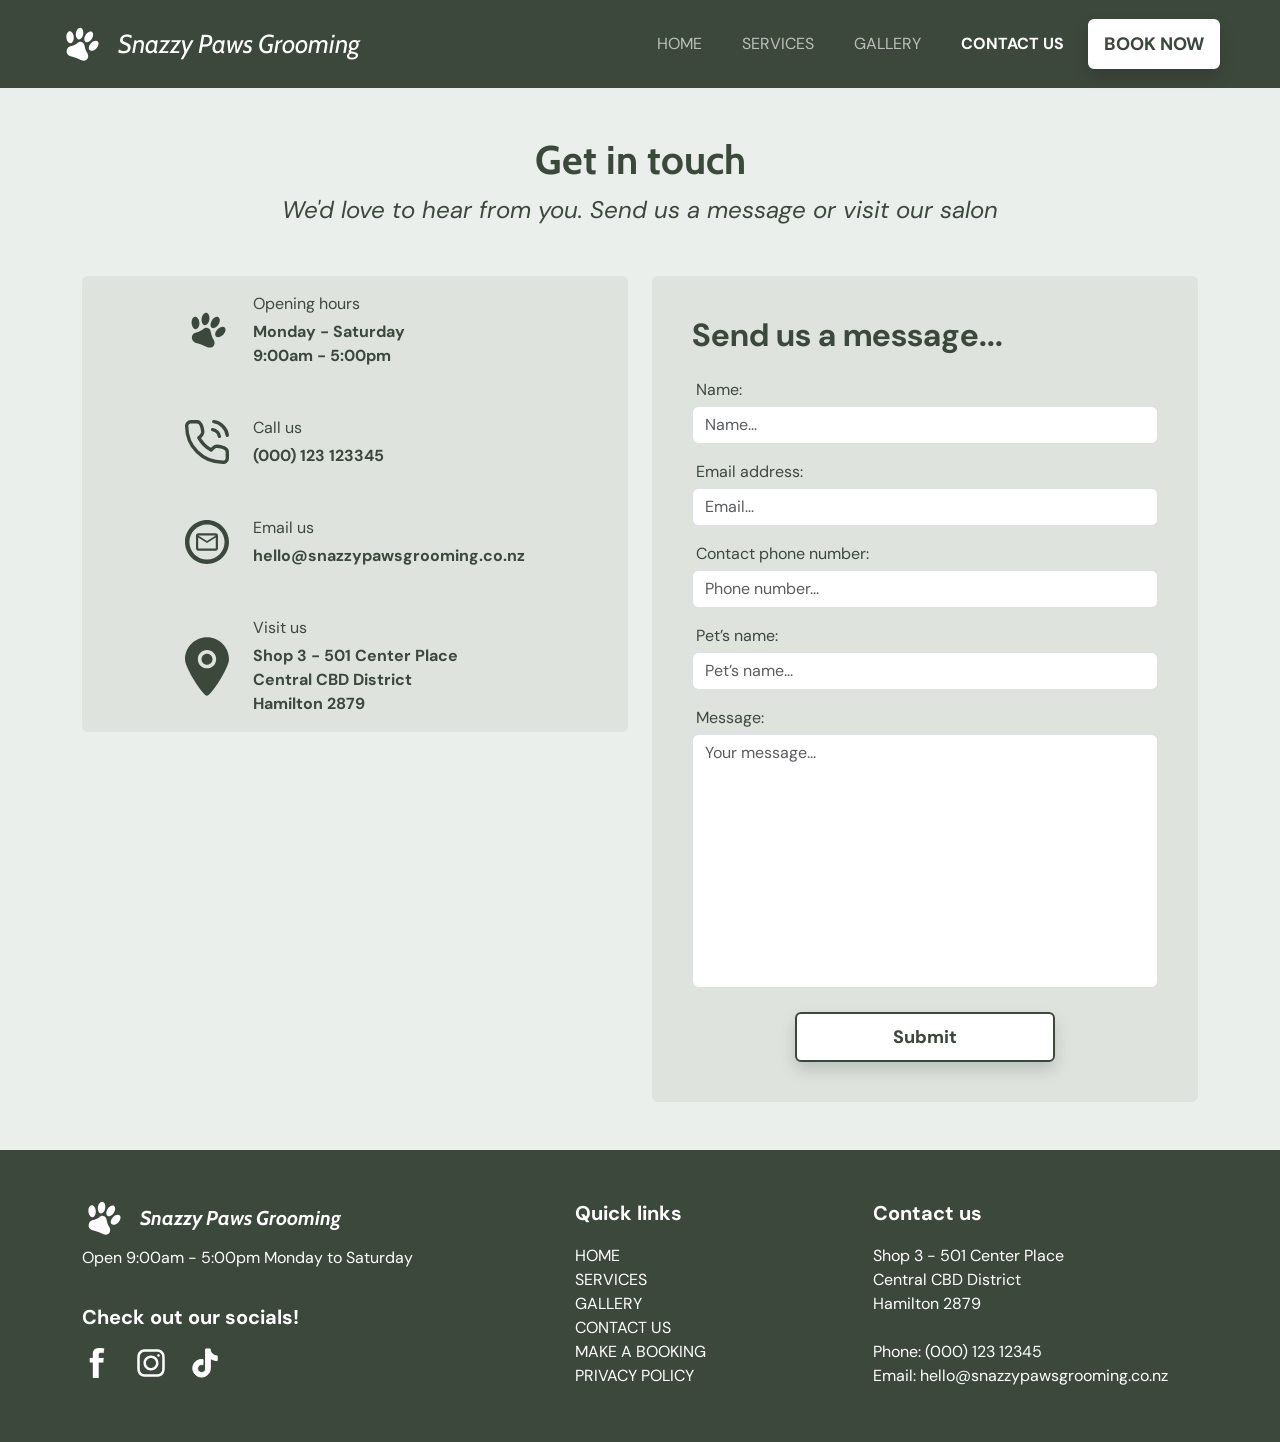
<file: contact.html>
<!DOCTYPE html>
<html lang="en">

<head>
    <title>Snazzy Paws Grooming - Contact us</title>
    <meta charset="utf-8">
    <meta name="viewport" content="width=device-width,initial-scale=1">
    <meta name="description"
        content="Contact Snazzy Paws Grooming in Hamilton. View our map, find our address and hours, or message us directly to learn more about our premium dog grooming packages.">
    <link rel="preconnect" href="https://fonts.googleapis.com">
    <link rel="preconnect" href="https://fonts.gstatic.com" crossorigin>
    <link href="https://cdn.jsdelivr.net/npm/bootstrap@5.3.2/dist/css/bootstrap.min.css" rel="stylesheet">
    <link rel="stylesheet" href="css/a3css.css">
    <link href="https://fonts.googleapis.com/css2?family=Cabin:wght@400;600;700&display=swap" rel="stylesheet">
    <link href="https://fonts.googleapis.com/css2?family=DM+Sans:wght@400;500;700;800&display=swap" rel="stylesheet">
</head>

<body>
    <!-- Adding the nav bar - refer to index.html for notes -->
    <nav class="navbar navbar-expand-lg navbar-dark py-3 px-1 px-lg-5" aria-label="Main navigation">
        <div class="container-fluid">
            <a class="navbar-brand d-flex align-items-center gap-1 gap-sm-3" href="index.html">
                <img src="images/icons/logo-white.svg" alt="Snazzy Paws Grooming Logo" width="42" height="40"
                    loading="eager">
                <span class="font--cabin fst-italic">Snazzy Paws Grooming</span></a>
            <button class="navbar-toggler" type="button" data-bs-toggle="collapse" data-bs-target="#mainNav"
                aria-controls="mainNav" aria-expanded="false" aria-label="Toggle navigation">
                <span class="navbar-toggler-icon"></span>
            </button>
            <div class="collapse navbar-collapse" id="mainNav">
                <ul class="navbar-nav ms-auto mb-2 mb-lg-0 align-items-lg-center gap-4 gap-lg-2 font--dm text-center">
                    <li class="nav-item">
                        <a class="nav-link p-2 p-xl-3" aria-current="page" href="index.html">HOME</a>
                    </li>
                    <li class="nav-item">
                        <a class="nav-link p-2 p-xl-3" href="services.html">SERVICES</a>
                    </li>
                    <li class="nav-item">
                        <a class="nav-link p-2 p-xl-3" href="gallery.html">GALLERY</a>
                    </li>
                    <li class="nav-item">
                        <a class="nav-link p-2 p-xl-3 active" href="contact.html">CONTACT US</a>
                    </li>
                    <li class="nav-item">
                        <a class="btn btn--white shadow" href="booking.html">BOOK NOW</a>
                    </li>
                </ul>
            </div>
        </div>
    </nav>

    <main id="main">

        <!-- Adding the section for the contact page. py-5 for spacing of 48px top and bottom -->
        <section class="contact-page py-5">

            <!-- Adding the heading section. text-center to align the heading and subheading center, and mb-5 to add 48px margin below the heading -->
            <div class="container text-center mb-5">

                <!-- Main heading. fw-bold to bold text, font set to cabin, fs-1 for 40px font size. -->
                <h1 class="fw-bold font--cabin fs-1">Get in touch</h1>

                <!-- subheading. font--dm to set font to dm sans, fs-4 for 24px font size, and italics also set-->
                <span class="font--dm fs-4 fst-italic">We'd love to hear from you. Send us a message or visit our
                    salon
                </span>
            </div>

            <!-- Adding the container for the content of the page -->
            <div class="container">

                <!-- Adding a row for the cards and iframe to sit in. g-4 to add a gap between cars of 24px, align items streatch to make the card cards on the left match the height of the card on the right -->
                <div class="row g-4 align-items-stretch">

                    <!-- Left column for contact info and map -->

                    <!-- col-12 so set the card to full width at screen below 992px, and the to col-6 to have each row take up half the columns at 99px and above-->
                    <div class="col-12 col-lg-6 d-flex flex-column gap-4">

                        <!-- Adding the contact card. Refer to index.html for details notes, as this is the same -->
                        <div class="card border-0">
                            <div class="card-body d-flex align-items-center justify-content-center">
                                <div class="d-flex gap-5 flex-column font--dm">

                                    <!-- Minor variation from the index.html file, with the addition of the opening hours.-->
                                    <div class="d-flex justify-content-start align-items-center gap-4">
                                        <img src="images/icons/logo-green.svg" alt="" aria-hidden="true" width="44"
                                            height="44" loading="lazy">
                                        <div class="card-text">
                                            <span class="mb-1 d-block">Opening hours</span>
                                            <span class="mb-0 d-block fw-bold">Monday - Saturday</span>
                                            <span class="mb-0 fw-bold">9:00am - 5:00pm</span>
                                        </div>
                                    </div>
                                    <div class="d-flex justify-content-start align-items-center gap-4">
                                        <img src="images/icons/phone.svg" alt="" aria-hidden="true" width="44"
                                            height="44" loading="lazy">
                                        <div class="card-text">

                                            <span class="mb-1 d-block">Call us</span>
                                            <span class="mb-0 fw-bold">(000) 123 123345</span>
                                        </div>
                                    </div>
                                    <div class="d-flex justify-content-start align-items-center gap-4">
                                        <img src="images/icons/email.svg" alt="" aria-hidden="true" width="44"
                                            height="44" loading="lazy">
                                        <div class="card-text">

                                            <span class="mb-1 d-block">Email us</span>
                                            <a class="mb-0 fw-bold external-link--green text-break"
                                                href="mailto:hello@snazzypawsgrooming.co.nz?subject=General%20enquiry">hello@snazzypawsgrooming.co.nz</a>
                                        </div>
                                    </div>
                                    <div class="d-flex justify-content-start align-items-center gap-4">
                                        <img src="images/icons/location.svg" alt="" aria-hidden="true" width="44"
                                            height="59" loading="lazy">
                                        <div class="card-text">

                                            <span class="mb-1 d-block">Visit us</span>
                                            <span class="mb-0 d-block fw-bold">Shop 3 - 501 Center Place</span>
                                            <span class="mb-0 d-block fw-bold">Central CBD District</span>
                                            <span class="mb-0 fw-bold">Hamilton 2879</span>
                                        </div>
                                    </div>
                                </div>
                            </div>
                        </div>

                        <!-- Adding the map to the page. The ratio sets the ratio size of the map, however h-100 is also used to make the height stretch further to match the size of the row next to it.-->
                        <div class="ratio ratio-16x9 h-100">

                            <!-- Adding the google maps iframe with the location. Title added for accessibliity-->
                            <iframe title="Map showing Snazzy Paws Grooming location"
                                src="https://www.google.com/maps/embed?pb=!1m18!1m12!1m3!1d2669.946926646267!2d175.28128521114306!3d-37.78564266494812!2m3!1f0!2f0!3f0!3m2!1i1024!2i768!4f13.1!3m3!1m2!1s0x6d6d18a4feb6c153%3A0x396709b10db014e1!2sCentre%20Place!5e0!3m2!1sen!2sau!4v1769859363046!5m2!1sen!2sau"
                                style="border:0;" allowfullscreen="" loading="lazy"
                                referrerpolicy="no-referrer-when-downgrade"></iframe>
                        </div>
                    </div>

                    <!-- Adding the next row. Same screen size settings as previous row. -->
                    <div class="col-12 col-lg-6 d-flex font--dm">

                        <!-- Adding a card which will contain a form. Border-0 to removed the posted, padding of 24 px all around, and w-100 to make the card span all dolumns available.-->
                        <div class="card border-0 p-4 w-100">

                            <!-- Adding the card body-->
                            <div class="card-body">

                                <!-- Adding the card title. fs-2 for 32px font size, and fw-bold for bold text-->
                                <h2 class="card-title fs-2 fw-bold">Send us a message...</h2>

                                <!-- Adding the form. mt-4 to add spacing between the form and the header-->
                                <form class="mt-4">

                                    <!-- Adding the first input field. mb-3 to add space between the input and the next field-->
                                    <div class="mb-3">

                                        <!-- Adding the label. Using bootstraps form-label class. mb-1 to add spacing between the label and the input. ps-1 is to add padding to the side of the label so it's better aligned. for value added to align the label with the input-->
                                        <label class="form-label mb-1 ps-1" for="fullname">Name:</label>

                                        <!-- Adding the input for the label. id specified to link the label and the input. Using bootstrap's form-control for formatting, setting the type to text, setting the name of the field, and adding placeholder text-->
                                        <input id="fullname" class="form-control" type="text" name="fullname"
                                            placeholder="Name..." aria-required="true" required>
                                    </div>

                                    <!-- Same as above, however the type is e-mail. This helps with validation to ensure that an entry matches the format of an email address, and helps with auto population -->
                                    <div class="mb-3">
                                        <label class="form-label mb-1 ps-1" for="email">Email address:</label>
                                        <input id="email" class="form-control" type="email" name="email"
                                            placeholder="Email..." aria-required="true" required>
                                    </div>

                                    <!-- As above, however the type is tel for telephone -->
                                    <div class="mb-3">
                                        <label class="form-label mb-1 ps-1" for="phone">Contact phone number:</label>
                                        <input id="phone" class="form-control" type="tel" name="phone"
                                            placeholder="Phone number...">
                                    </div>

                                    <!-- Same as apove for the pet's name field -->
                                    <div class="mb-3">
                                        <label class="form-label mb-1 ps-1" for="petname">Pet’s name:</label>
                                        <input id="petname" class="form-control" type="text" name="petname"
                                            placeholder="Pet’s name...">
                                    </div>

                                    <!-- Adding the text area field for the message. Setting rows to 10 for a large text input field-->
                                    <div class="mb-3">
                                        <label class="form-label mb-1 ps-1" for="message">Message: </label>
                                        <textarea id="message" rows="10" class="form-control" name="message"
                                            placeholder="Your message..." aria-required="true" required></textarea>
                                    </div>

                                    <!-- Adding the button. mt-4 to add a space between the input and button, and text-center to centre the button on the form -->
                                    <div class="mt-4 text-center">
                                        <button type="submit" value="Submit" class="btn btn--wide shadow"
                                            aria-label="Send your message to Snazzy Paws Grooming">Submit</button>
                                    </div>
                                </form>
                            </div>
                        </div>
                    </div>
                </div>
        </section>
    </main>

    <!-- adding the footer - refer to index.html for notes -->
    <footer class="footer py-5">
        <div class="container">
            <div class="row text-center text-lg-start">
                <div class="col-12 col-lg-4 mb-4 mb-lg-0">
                    <div class="d-flex justify-content-center justify-content-lg-start align-items-center gap-3 mb-2">
                        <img src="images/icons/logo-white.svg" alt="Snazzy Paws Grooming Logo" width="42" height="40"
                            loading="lazy">
                        <span class="fw-bold fs-5 fst-italic font--cabin">Snazzy Paws Grooming</span>
                    </div>
                    <div
                        class="d-flex justify-content-center justify-content-lg-start align-items-center gap-4 mb-3 font--dm">
                        <p>Open 9:00am - 5:00pm Monday to Saturday</p>
                    </div>
                    <div class="d-flex justify-content-center justify-content-lg-start align-items-center gap-4 mb-3">
                        <span class="fw-bold fs-5 font--dm">Check out our socials!</span>
                    </div>
                    <div class="d-flex justify-content-center justify-content-lg-start align-items-center gap-4 mb-3">
                        <a href="https://www.facebook.com/Snazzypaws/" target="_blank" rel="noopener noreferrer">
                            <img src="images/icons/facebooksvg.svg" alt="Facebook (opens in a new tab)" width="30"
                                height="30" loading="lazy">
                        </a>
                        <a href="https://www.instagram.com/snazzypawsdoggroomingnarangba/?hl=en" target="_blank"
                            rel="noopener noreferrer">
                            <img src="images/icons/instagram.svg" alt="Instagram (opens in a new tab)" width="30"
                                height="30" loading="lazy">
                        </a>
                        <a href="https://www.tiktok.com/your-real-link" target="_blank" rel="noopener noreferrer">
                            <img src="images/icons/tiktok.svg" alt="TikTok (opens in a new tab)" width="30" height="30"
                                loading="lazy">
                        </a>
                    </div>
                </div>
                <div class="col-12 col-lg-4 mb-4 mb-lg-0">
                    <div class="d-flex justify-content-center justify-content-lg-start">
                        <div class="mx-auto text-center text-lg-start font--dm">
                            <span class="fw-bold fs-5 d-block mb-3">Quick links</span>
                            <ul class="list-unstyled ps-0 mb-0">
                                <li><a class="external-link" href="index.html">HOME</a></li>
                                <li><a class="external-link" href="services.html">SERVICES</a></li>
                                <li><a class="external-link" href="gallery.html">GALLERY</a></li>
                                <li><a class="external-link" href="contact.html">CONTACT US</a></li>
                                <li><a class="external-link" href="booking.html">MAKE A BOOKING</a></li>
                                <li><a class="external-link" href="privacy.html">PRIVACY POLICY</a></li>
                            </ul>
                        </div>
                    </div>
                </div>
                <div class="col-12 col-lg-4 mb-4 mb-lg-0">
                    <div class="d-flex justify-content-center justify-content-lg-start">
                        <div class="mx-auto text-center text-lg-start font--dm">
                            <span class="fw-bold fs-5 d-block mb-3">Contact us</span>
                            <p class="mb-0">Shop 3 - 501 Center Place</p>
                            <p class="mb-0">Central CBD District</p>
                            <p class="mb-0">Hamilton 2879</p>
                            <p class="mt-4 mb-0">Phone: (000) 123 12345</p>
                            <p class="mb-0">Email: <a
                                    href="mailto:hello@snazzypawsgrooming.co.nz?subject=General%20enquiry"
                                    class="external-link">
                                    hello@snazzypawsgrooming.co.nz
                                </a>
                            </p>
                        </div>
                    </div>
                </div>
            </div>
        </div>
    </footer>

    <!-- Bootstrap JS bundle for the toggle menu to work -->
    <script src="https://cdn.jsdelivr.net/npm/bootstrap@5.3.2/dist/js/bootstrap.bundle.min.js"></script>

</body>

</html>
</file>
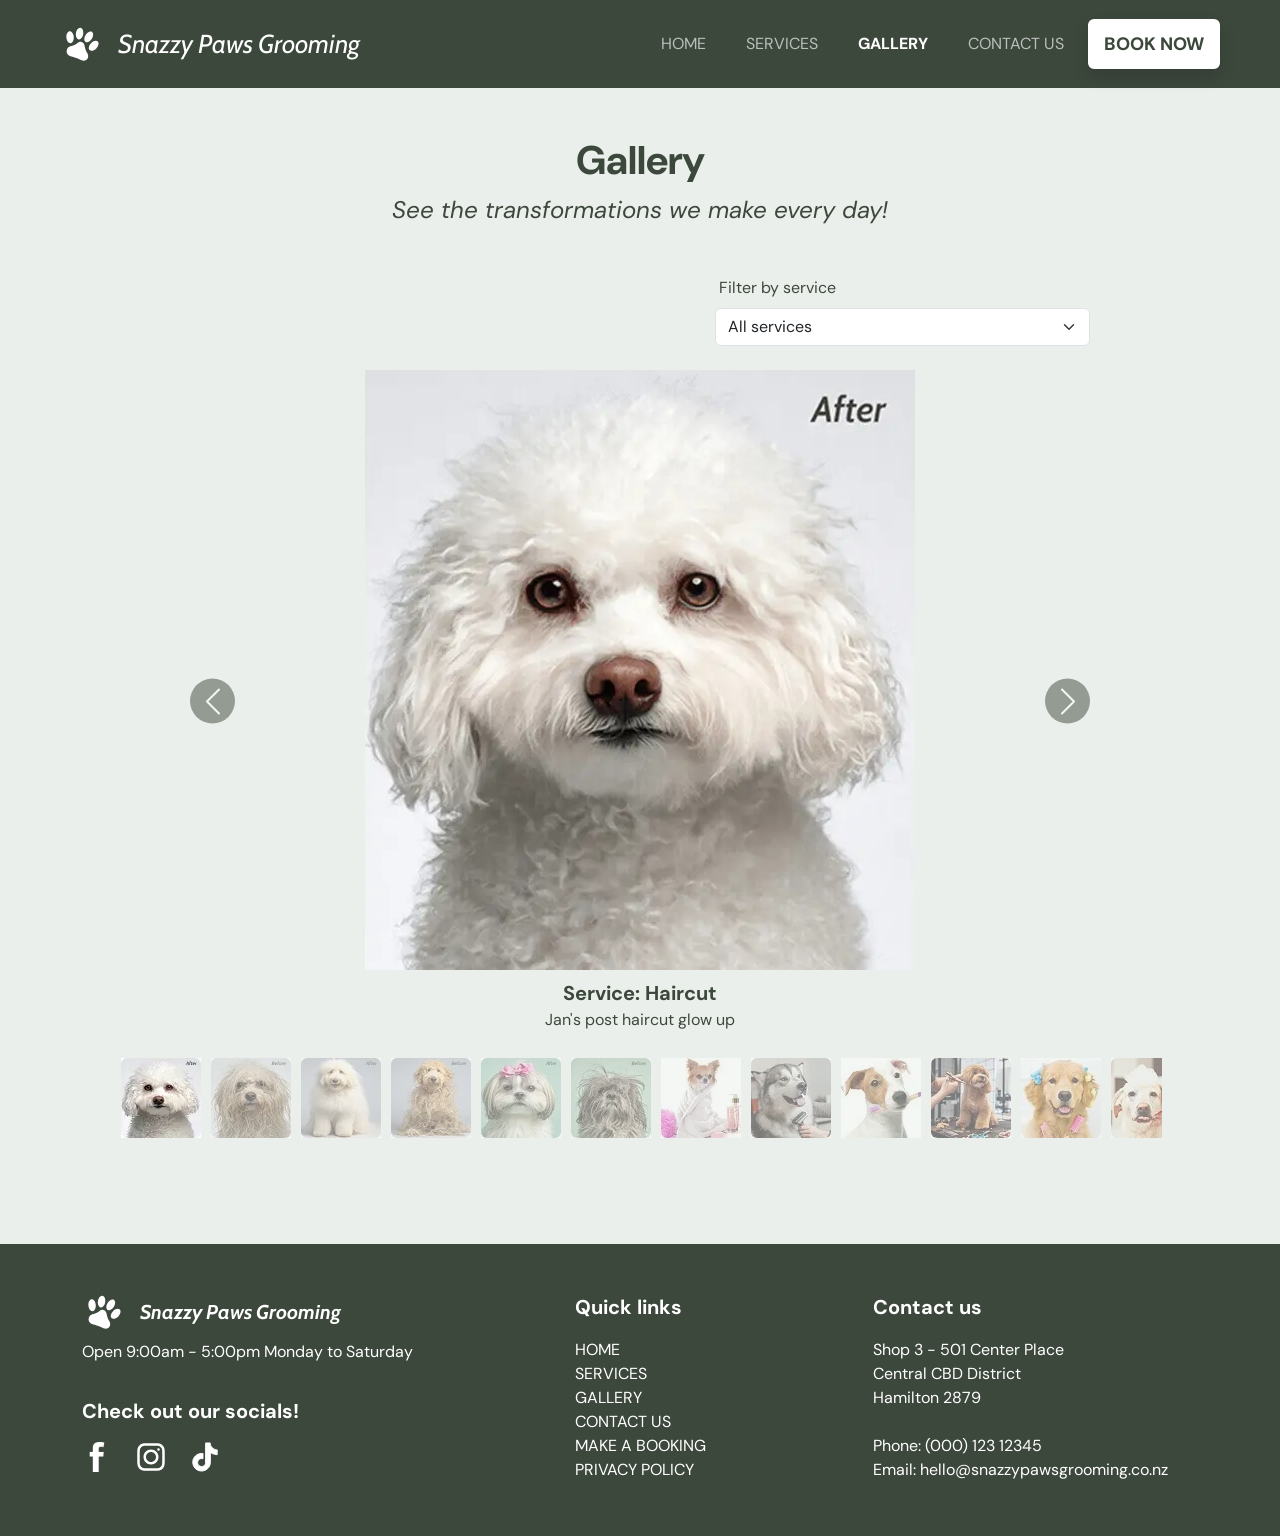
<file: gallery.html>
<!DOCTYPE html>

<html lang="en">

<head>
    <title>Snazzy Paws Grooming - Gallery</title>
    <meta charset="utf-8">
    <meta name="viewport" content="width=device-width,initial-scale=1">
    <meta name="description"
        content="View our dog grooming gallery showcasing before and after transformations, breed-specific cuts and happy clients from Snazzy Paws Grooming in Hamilton CBD.">
    <link rel="preconnect" href="https://fonts.googleapis.com">
    <link rel="preconnect" href="https://fonts.gstatic.com" crossorigin>
    <link href="https://cdn.jsdelivr.net/npm/bootstrap@5.3.2/dist/css/bootstrap.min.css" rel="stylesheet">
    <link rel="stylesheet" href="css/a3css.css">
    <link href="https://fonts.googleapis.com/css2?family=Cabin:wght@400;600;700&display=swap" rel="stylesheet">
    <link href="https://fonts.googleapis.com/css2?family=DM+Sans:wght@400;500;700;800&display=swap" rel="stylesheet">
</head>

<body>

    <!-- Adding nav bar - refer to index.html for detailed notes -->
    <nav class="navbar navbar-expand-lg navbar-dark py-3 px-1 px-lg-5" aria-label="Main navigation">
        <div class="container-fluid">
            <a class="navbar-brand d-flex align-items-center gap-1 gap-sm-3" href="index.html">
                <img src="images/icons/logo-white.svg" alt="Snazzy Paws Grooming Logo" width="42" height="40"
                    loading="eager">
                <span class="font--cabin fst-italic">Snazzy Paws Grooming</span></a>
            <button class="navbar-toggler" type="button" data-bs-toggle="collapse" data-bs-target="#mainNav"
                aria-controls="mainNav" aria-expanded="false" aria-label="Toggle navigation">
                <span class="navbar-toggler-icon"></span>
            </button>
            <div class="collapse navbar-collapse" id="mainNav">
                <ul class="navbar-nav ms-auto mb-2 mb-lg-0 align-items-lg-center gap-4 gap-lg-2 font--dm text-center">
                    <li class="nav-item">
                        <a class="nav-link p-2 p-xl-3" aria-current="page" href="index.html">HOME</a>
                    </li>
                    <li class="nav-item">
                        <a class="nav-link p-2 p-xl-3" href="services.html">SERVICES</a>
                    </li>
                    <li class="nav-item">
                        <a class="nav-link p-2 p-xl-3 active" href="gallery.html">GALLERY</a>
                    </li>
                    <li class="nav-item">
                        <a class="nav-link p-2 p-xl-3" href="contact.html">CONTACT US</a>
                    </li>
                    <li class="nav-item">
                        <a class="btn btn--white shadow" href="booking.html">BOOK NOW</a>
                    </li>
                </ul>
            </div>
        </div>
    </nav>

    <main id="main">

        <!-- Adding the gallery section and headings-->
        <section class="gallery-page py-5">
            <div class="container px-4 px-lg-5 mb-5">
                <div class="text-center mb-5 font--dm">
                    <h1 class="fw-bold">Gallery</h1>
                    <p class="fs-4 fst-italic">See the transformations we make every day!</p>
                </div>

                <!-- Adding the container for the gallery filter. mx-auto to make the container centered on the page, and custom class to make it max width of 900px to match the carousel inner container width-->
                <div class="gallery-filter mx-auto font--dm">

                    <!-- Using bootstrap columns to set the widths. 5 columns at 768 and above, and full width below 768px-->
                    <div class="col-12 col-md-5 mb-4 ms-auto">

                        <!-- Adding the form and using the form-input class for form styling-->
                        <form>
                            <label class="form-label ms-1" for="service-filter">Filter by service</label>
                            <select id="service-filter" name="service-filter" class="form-select">
                                <option value="">All services</option>
                                <option value="bath-brush">Bath and brush</option>
                                <option value="deshed">De shedding treatment</option>
                                <option value="ear">Ear cleaning</option>
                                <option value="express">Express service</option>
                                <option value="flea">Flea and tick treatment</option>
                                <option value="full">Full grooming package</option>
                                <option value="haircut">Haircut</option>
                                <option value="medicated">Medicated bath</option>
                                <option value="nails">Nail trim</option>
                                <option value="puppy">Puppy package</option>
                                <option value="senior">Senior dog package</option>
                                <option value="spa">Spa package</option>
                                <option value="special">Special breed cuts</option>
                                <option value="teeth">Teeth brushing</option>
                            </select>
                        </form>
                    </div>
                </div>

                <!-- Using a bootstrap carousel for the images. using an id to be able to control the image display within the carousel using previous and next buttons, as well as a row of thumbnails below the main image display. Also using bootstrap carousel and slide classes for formatting and layout. -->
                <div id="galleryCarousel" class="carousel slide">

                    <!-- Adding the inner carousel for the main images and previous/next buttons. mx-auto ensures the container for these items are always centered. carousel-inner has been customised with a max width of 900px-->
                    <div class="carousel-inner mx-auto">

                        <!-- Adding the first image for the gallery carousel. Active to specify that this should be the first image that shows-->
                        <div class="carousel-item active">

                            <!-- Adding the image. d-block to make the image a block element, mx-auto to center the image within the carousel-inner, img-fluid to ensure it can resize as the screen width reduces. Widths for the images specified and loading eager set to ensure the image load is prioritised-->
                            <img src="images/gallery/haircut-after-gallery.webp" class="d-block mx-auto img-fluid"
                                alt="White dog after a haircut" width="900" height="600" loading="eager">

                            <!-- Adding the caption. carousel-caption for the bootstrap styling with some minor css customisations. font--dm to use dm sans font. Padding removed, and margin top of 8px added.-->
                            <div class="carousel-caption font--dm p-0 mt-2">

                                <!-- Adding main caption. gallery-image-caption used for custom css styling. mb-0 to remove bottom margin from bootstrap default on p elements-->
                                <p class="gallery-image-caption-1 mb-0">Service: Haircut</p>

                                <!-- Adding the supplementary caption which is only shown on screens 768px and above. Bottom margin also removed-->
                                <p class="mb-0 d-md-block d-none">Jan's post haircut glow
                                    up</p>
                            </div>
                        </div>

                        <!-- Adding remaining carousel items -->
                        <div class="carousel-item">
                            <img src="images/gallery/haircut-before-gallery.webp" class="d-block mx-auto img-fluid"
                                alt="White dog before haircut" height="600" width="900" loading="lazy">
                            <div class="carousel-caption font--dm p-0 mt-2">
                                <p class="gallery-image-caption-1 mb-0">Service: Haircut</p>

                                <p class="mb-0 d-md-block d-none">Before Jan's haircut</p>
                            </div>
                        </div>
                        <div class="carousel-item">
                            <img src="images/gallery/deshed-after-gallery.webp" class="d-block mx-auto img-fluid"
                                alt="Long haired dog after de-shedding add on" width="900" height="600" loading="lazy">
                            <div class="carousel-caption font--dm p-0 mt-2">
                                <p class="gallery-image-caption-1 mb-0">Service: Bath and brush with de-shedding add on
                                </p>

                                <p class="mb-0 d-md-block d-none">Henry's post grooming
                                    glow up</p>
                            </div>
                        </div>

                        <div class="carousel-item">
                            <img src="images/gallery/deshed-before-gallery.webp" class="d-block mx-auto img-fluid"
                                alt="Long haired dog before de-shedding add on" width="900" height="600" loading="lazy">
                            <div class="carousel-caption font--dm p-0 mt-2">
                                <p class="gallery-image-caption-1 mb-0">Service: Bath and brush with de-shedding add on
                                </p>

                                <p class="mb-0 d-md-block d-none">Henry before receiving
                                    his Bath and brush and deshedding
                                    treatment
                                </p>
                            </div>
                        </div>

                        <div class="carousel-item">
                            <img class="d-block mx-auto img-fluid" src="images/gallery/full-package-after-gallery.webp"
                                alt="Dog after full grooming package" width="900" height="600" loading="lazy">
                            <div class="carousel-caption font--dm p-0 mt-2">
                                <p class="gallery-image-caption-1 mb-0">Service: Full grooming package</p>

                                <p class="mb-0 d-md-block d-none">Beryl refreshed and back to herself after a much
                                    needed groom</p>
                            </div>
                        </div>

                        <div class="carousel-item">
                            <img class="d-block mx-auto img-fluid" src="images/gallery/full-package-before-gallery.webp"
                                alt="Dog before full grooming package" width="900" height="600" loading="lazy">
                            <div class="carousel-caption font--dm p-0 mt-2">
                                <p class="gallery-image-caption-1 mb-0">Service: Full grooming package</p>
                                <p class="mb-0 d-md-block d-none">Beryl before receiving her full grooming package</p>
                            </div>
                        </div>

                        <div class="carousel-item">
                            <img class="d-block mx-auto img-fluid" src="images/gallery/full-package-gallery.webp"
                                alt="Dog wrapped in towel during full package treatment" width="900" height="600"
                                loading="lazy">
                            <div class="carousel-caption font--dm p-0 mt-2">
                                <p class="gallery-image-caption-1 mb-0">Service: Full grooming package</p>
                                <p class="mb-0 d-md-block d-none">Spa day, but make it pawsome</p>
                            </div>
                        </div>

                        <div class="carousel-item">
                            <img class="d-block mx-auto img-fluid" src="images/gallery/deshed-gallery.webp"
                                alt="Dog getting deshedding treatment" width="900" height="600" loading="lazy">
                            <div class="carousel-caption font--dm p-0 mt-2">
                                <p class="gallery-image-caption-1 mb-0">Service: Deshedding add-on</p>
                                <p class="mb-0 d-md-block d-none">Fluff mode activated. Groomed, brushed, and feeling
                                    majestic.</p>
                            </div>
                        </div>

                        <div class="carousel-item">
                            <img class="d-block mx-auto img-fluid" src="images/gallery/toothbrush-gallery.webp"
                                alt="Dog holding toothbrush in mouth" width="900" height="600" loading="lazy">
                            <div class="carousel-caption font--dm p-0 mt-2">
                                <p class="gallery-image-caption-1 mb-0">Service: Tooth brushing</p>
                                <p class="mb-0 d-md-block d-none">Smile check complete. Fresh breath, happy pup.</p>
                            </div>
                        </div>

                        <div class="carousel-item">
                            <img class="d-block mx-auto img-fluid" src="images/gallery/express-gallery.webp"
                                alt="Dog during Express groom service" width="900" height="600" loading="lazy">
                            <div class="carousel-caption font--dm p-0 mt-2">
                                <p class="gallery-image-caption-1 mb-0">Service: Express groom</p>
                                <p class="mb-0 d-md-block d-none">Quick tidy, fresh look, back to zoomies in no time.
                                </p>
                            </div>
                        </div>

                        <div class="carousel-item">
                            <img class="d-block mx-auto img-fluid" src="images/gallery/spa-gallery.webp"
                                alt="Dog during spa treatment" height="600" width="900" loading="lazy">
                            <div class="carousel-caption font--dm p-0 mt-2">
                                <p class="gallery-image-caption-1 mb-0">Service: Spa treatment</p>
                                <p class="mb-0 d-md-block d-none">Pampered, polished, and feeling paws-itively fabulous.
                                </p>
                            </div>
                        </div>

                        <div class="carousel-item">
                            <img class="d-block mx-auto img-fluid" src="images/gallery/medicinal-bath-gallery.webp"
                                alt="Dog during medicinal bath" width="900" height="600" loading="lazy">
                            <div class="carousel-caption font--dm p-0 mt-2">
                                <p class="gallery-image-caption-1 mb-0">Service: Medicated bath</p>
                                <p class="mb-0 d-md-block d-none">Gentle care, soothing wash, and relief where it
                                    matters most.</p>
                            </div>
                        </div>

                        <div class="carousel-item">
                            <img class="d-block mx-auto img-fluid" src="images/gallery/special-breed-cut-gallery.webp"
                                alt="Dog after special breeds cut" width="900" height="600" loading="lazy">
                            <div class="carousel-caption font--dm p-0 mt-2">
                                <p class="gallery-image-caption-1 mb-0">Service: Special breed cut</p>
                                <p class="mb-0 d-md-block d-none">Precision styling tailored to their breed, with a
                                    flawless finish every time.</p>
                            </div>
                        </div>

                        <div class="carousel-item">
                            <img class="d-block mx-auto img-fluid" src="images/gallery/haircut-gallery.webp"
                                alt="Dog getting their hair cut" width="900" height="600" loading="lazy">
                            <div class="carousel-caption font--dm p-0 mt-2">
                                <p class="gallery-image-caption-1 mb-0">Service: Haircut</p>
                                <p class="mb-0 d-md-block d-none">Fresh trim, lighter coat, and a whole new strut.</p>
                            </div>
                        </div>

                        <div class="carousel-item">
                            <img class="d-block mx-auto img-fluid" src="images/gallery/nail-clipping-gallery.webp"
                                alt="Dog getting their nails clipped by groomer" width="900" height="600"
                                loading="lazy">
                            <div class="carousel-caption font--dm p-0 mt-2">
                                <p class="gallery-image-caption-1 mb-0">Service: Nail trim</p>
                                <p class="mb-0 d-md-block d-none">Quick, gentle nail trim for happy paws and comfy
                                    walks.</p>
                            </div>
                        </div>

                        <div class="carousel-item">
                            <img class="d-block mx-auto img-fluid" src="images/gallery/puppy-gallery.webp"
                                alt="Puppy during puppy package" width="900" height="600" loading="lazy">
                            <div class="carousel-caption font--dm p-0 mt-2">
                                <p class="gallery-image-caption-1 mb-0">Service: Puppy package</p>
                                <p class="mb-0 d-md-block d-none">A gentle, positive first groom to help your puppy feel
                                    confident, clean, and cared for.</p>
                            </div>
                        </div>

                        <!-- Adding previous and next buttons using bootstrap properties. Using the bootstrap carousel-control-prev for this, with css customisations to match branding. A reference to #galleryCarousel exists here to ensure that this button will interact with items that also reference this id. data-bs-slide provides the action, this it to go to the previous slide/image -->
                        <button class="carousel-control-prev" type="button" data-bs-target="#galleryCarousel"
                            data-bs-slide="prev">

                            <!-- Using he bootstrap class for the icon. Aria is hidden and added the visually-hidden text for accessibility -->
                            <span class="carousel-control-prev-icon" aria-hidden="true"></span>
                            <span class="visually-hidden">Previous</span>
                        </button>

                        <!-- as above -->
                        <button class="carousel-control-next" type="button" data-bs-target="#galleryCarousel"
                            data-bs-slide="next">
                            <span class="carousel-control-next-icon" aria-hidden="true"></span>
                            <span class="visually-hidden">Next</span>
                        </button>


                    </div>

                    <!-- Adding carousel for the thumbnails. mt-3 to add margin of 16px to the container, gallery-thumbnails for custom css, mx-auto to center within it's container, d-flex to make is a flexbox layout, gap-1 to add spacing between thumbnails, overflow-y-hidden to prevent any vertical scroll bars, w-100 to ensure full width of its parent, justify-content-start to align thumbnails to the left, flex-nowrap to ensure items will always stay on a single row -->
                    <div
                        class="carousel-indicators gallery-thumbnails mt-3 mx-auto d-flex gap-1 overflow-y-hidden overflow-x-auto w-100 justify-content-start flex-nowrap">

                        <!-- Adding the button/thumbnail using bootstrap properties. These are added as buttons so the user can scroll through the thumbnail bar and select an image to expand. This is using the #galleryCarousel target to target items within the gallery carousel, and data-bs-slide-to informs which image to display-->
                        <button type="button" data-bs-target="#galleryCarousel" data-bs-slide-to="0" class="active"
                            aria-current="true" aria-label="Slide 1"><img
                                src="images/gallery/haircut-after-thumbnail.webp" alt="Show image 1 haircut after"
                                width="80" height="80" loading="lazy"></button>

                        <!-- Remaining buttons added -->
                        <button type="button" data-bs-target="#galleryCarousel" data-bs-slide-to="1"
                            aria-label="Slide 2"><img src="images/gallery/haircut-before-thumbnail.webp"
                                alt="Show image 2 haircut before" width="80" height="80" loading="lazy"></button>


                        <button type="button" data-bs-target="#galleryCarousel" data-bs-slide-to="2"
                            aria-label="Slide 3"><img src="images/gallery/deshed-after-thumbnail.webp"
                                alt="Show image 3 de shedding after" width="80" height="80" loading="lazy"></button>



                        <button type="button" data-bs-target="#galleryCarousel" data-bs-slide-to="3"
                            aria-label="Slide 4"><img src="images/gallery/deshed-before-thumbnail.webp"
                                alt="Show image 4 de shedding before" width="80" height="80" loading="lazy"></button>


                        <button type="button" data-bs-target="#galleryCarousel" data-bs-slide-to="4"
                            aria-label="Slide 5"><img src="images/gallery/full-package-after-thumbnail.webp"
                                alt="Show image 5 full package after" width="80" height="80" loading="lazy"></button>


                        <button type="button" data-bs-target="#galleryCarousel" data-bs-slide-to="5"
                            aria-label="Slide 6"><img src="images/gallery/full-package-before-thumbnail.webp"
                                alt="Show image 6 full package before" width="80" height="80" loading="lazy"></button>


                        <button type="button" data-bs-target="#galleryCarousel" data-bs-slide-to="6"
                            aria-label="Slide 7"><img src="images/gallery/full-package-thumbnail.webp"
                                alt="Show image 7 full package towel" width="80" height="80" loading="lazy"></button>


                        <button type="button" data-bs-target="#galleryCarousel" data-bs-slide-to="7"
                            aria-label="Slide 8"><img src="images/gallery/deshed-thumbnail.webp"
                                alt="Show image 8 de shedding treatment" width="80" height="80" loading="lazy"></button>


                        <button type="button" data-bs-target="#galleryCarousel" data-bs-slide-to="8"
                            aria-label="Slide 9"><img src="images/gallery/toothbrush-thumbnail.webp"
                                alt="Show image 9 toothbrush" width="80" height="80" loading="lazy"></button>


                        <button type="button" data-bs-target="#galleryCarousel" data-bs-slide-to="9"
                            aria-label="Slide 10"><img src="images/gallery/express-thumbnail.webp"
                                alt="Show image 10 express groom" width="80" height="80" loading="lazy">
                        </button>


                        <button type="button" data-bs-target="#galleryCarousel" data-bs-slide-to="10"
                            aria-label="Slide 11"><img src="images/gallery/spa-thumbnail.webp"
                                alt="Show image 11 spa package" width="80" height="80" loading="lazy"></button>


                        <button type="button" data-bs-target="#galleryCarousel" data-bs-slide-to="11"
                            aria-label="Slide 12"><img src="images/gallery/medicinal-bath-thumbnail.webp"
                                alt="Show image 12 medicinal bath" width="80" height="80" loading="lazy"></button>


                        <button type="button" data-bs-target="#galleryCarousel" data-bs-slide-to="12"
                            aria-label="Slide 13"><img src="images/gallery/special-breed-cut-thumbnail.webp"
                                alt="Show image 13 special breed cut" width="80" height="80" loading="lazy"></button>


                        <button type="button" data-bs-target="#galleryCarousel" data-bs-slide-to="13"
                            aria-label="Slide 14"><img src="images/gallery/haircut-thumbnail.webp"
                                alt="Show image 14 haircut in progress" width="80" height="80" loading="lazy"></button>


                        <button type="button" data-bs-target="#galleryCarousel" data-bs-slide-to="14"
                            aria-label="Slide 15"><img src="images/gallery/nail-clipping-thumbnail.webp"
                                alt="Show image 15 nail clipping" width="80" height="80" loading="lazy"></button>


                        <button type="button" data-bs-target="#galleryCarousel" data-bs-slide-to="15"
                            aria-label="Slide 1"><img src="images/gallery/puppy-thumbnail.webp"
                                alt="Show image 16 puppy package" width="80" height="80" loading="lazy"></button>
                    </div>

                </div>

            </div>
        </section>
    </main>

    <!-- adding the footer - refer to index.html for notes -->
    <footer class="footer py-5">
        <div class="container">
            <div class="row text-center text-lg-start">
                <div class="col-12 col-lg-4 mb-4 mb-lg-0">
                    <div class="d-flex justify-content-center justify-content-lg-start align-items-center gap-3 mb-2">
                        <img src="images/icons/logo-white.svg" alt="Snazzy Paws Grooming Logo" width="42" height="40"
                            loading="lazy">
                        <span class="fw-bold fs-5 fst-italic font--cabin">Snazzy Paws Grooming</span>
                    </div>
                    <div
                        class="d-flex justify-content-center justify-content-lg-start align-items-center gap-4 mb-3 font--dm">
                        <p>Open 9:00am - 5:00pm Monday to Saturday</p>
                    </div>
                    <div class="d-flex justify-content-center justify-content-lg-start align-items-center gap-4 mb-3">
                        <span class="fw-bold fs-5 font--dm">Check out our socials!</span>
                    </div>
                    <div class="d-flex justify-content-center justify-content-lg-start align-items-center gap-4 mb-3">
                        <a href="https://www.facebook.com/Snazzypaws/" target="_blank" rel="noopener noreferrer">
                            <img src="images/icons/facebooksvg.svg" alt="Facebook (opens in a new tab)" width="30"
                                height="30" loading="lazy">
                        </a>
                        <a href="https://www.instagram.com/snazzypawsdoggroomingnarangba/?hl=en" target="_blank"
                            rel="noopener noreferrer">
                            <img src="images/icons/instagram.svg" alt="Instagram (opens in a new tab)" width="30"
                                height="30" loading="lazy">
                        </a>
                        <a href="https://www.tiktok.com/your-real-link" target="_blank" rel="noopener noreferrer">
                            <img src="images/icons/tiktok.svg" alt="TikTok (opens in a new tab)" width="30" height="30"
                                loading="lazy">
                        </a>
                    </div>
                </div>
                <div class="col-12 col-lg-4 mb-4 mb-lg-0">
                    <div class="d-flex justify-content-center justify-content-lg-start">
                        <div class="mx-auto text-center text-lg-start font--dm">
                            <span class="fw-bold fs-5 d-block mb-3">Quick links</span>
                            <ul class="list-unstyled ps-0 mb-0">
                                <li><a class="external-link" href="index.html">HOME</a></li>
                                <li><a class="external-link" href="services.html">SERVICES</a></li>
                                <li><a class="external-link" href="gallery.html">GALLERY</a></li>
                                <li><a class="external-link" href="contact.html">CONTACT US</a></li>
                                <li><a class="external-link" href="booking.html">MAKE A BOOKING</a></li>
                                <li><a class="external-link" href="privacy.html">PRIVACY POLICY</a></li>
                            </ul>
                        </div>
                    </div>
                </div>
                <div class="col-12 col-lg-4 mb-4 mb-lg-0">
                    <div class="d-flex justify-content-center justify-content-lg-start">
                        <div class="mx-auto text-center text-lg-start font--dm">
                            <span class="fw-bold fs-5 d-block mb-3">Contact us</span>
                            <p class="mb-0">Shop 3 - 501 Center Place</p>
                            <p class="mb-0">Central CBD District</p>
                            <p class="mb-0">Hamilton 2879</p>
                            <p class="mt-4 mb-0">Phone: (000) 123 12345</p>
                            <p class="mb-0">Email: <a
                                    href="mailto:hello@snazzypawsgrooming.co.nz?subject=General%20enquiry"
                                    class="external-link">
                                    hello@snazzypawsgrooming.co.nz
                                </a>
                            </p>
                        </div>
                    </div>
                </div>
            </div>
        </div>
    </footer>

    <!-- Bootstrap JS bundle for the toggle menu to work -->
    <script src="https://cdn.jsdelivr.net/npm/bootstrap@5.3.2/dist/js/bootstrap.bundle.min.js"></script>

</body>

</html>
</file>
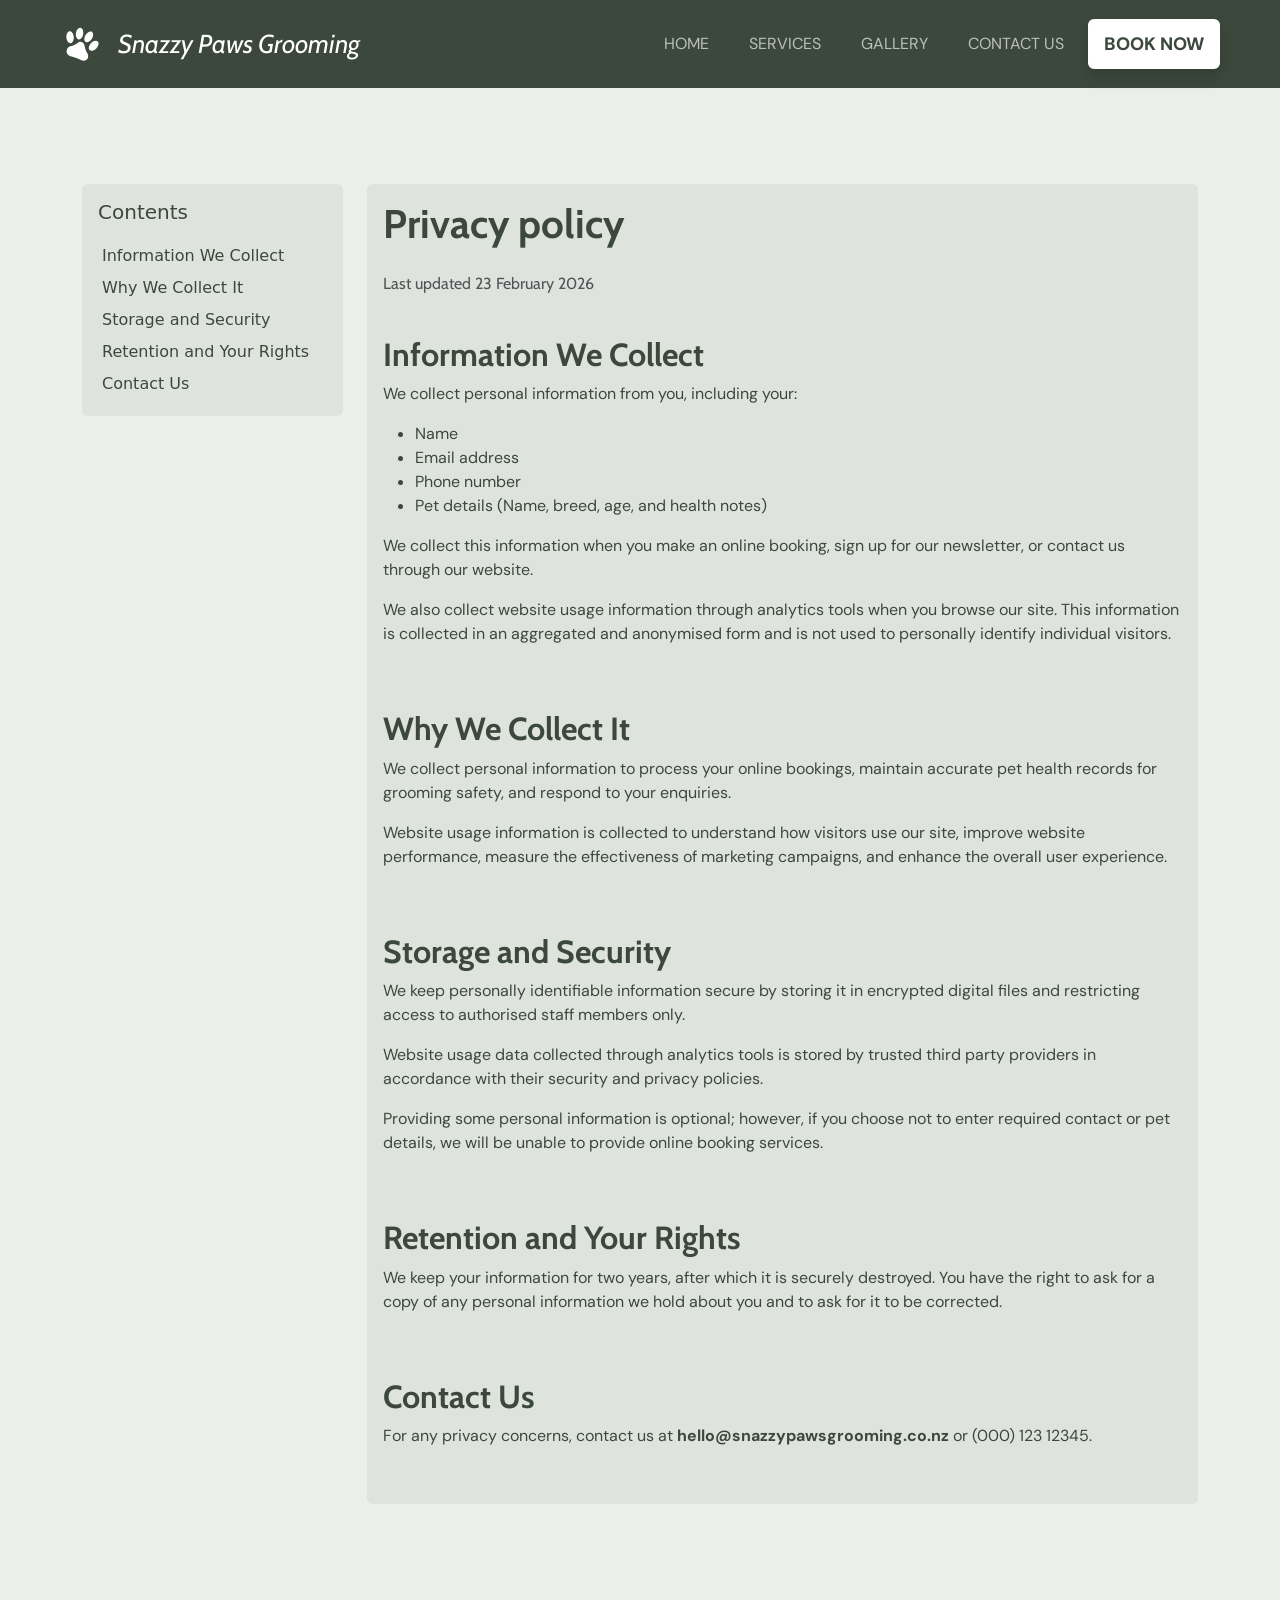
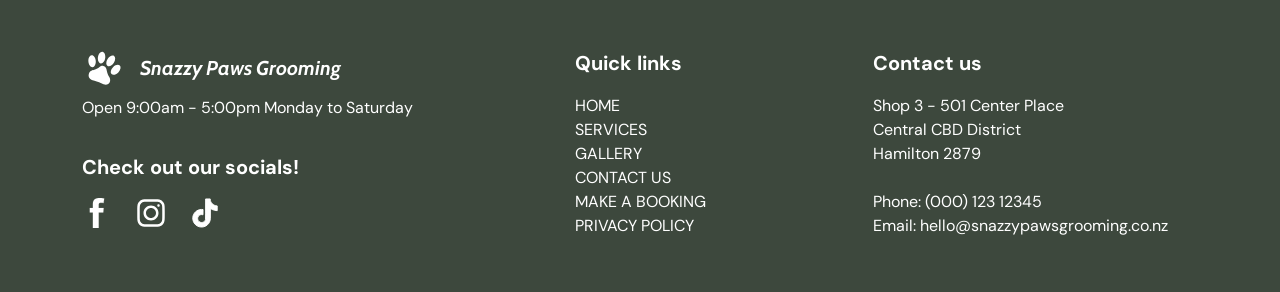
<file: privacy.html>
<!DOCTYPE html>
<html lang="en">

<head>
    <title>Snazzy Paws Grooming - Privacy policy</title>
    <meta charset="utf-8">
    <meta name="viewport" content="width=device-width,initial-scale=1">
    <meta name="description" content="Read the Snazzy Paws Grooming privacy policy. Learn how we protect your personal information when booking our Hamilton dog grooming services or using our online gallery.">
    <link rel="preconnect" href="https://fonts.googleapis.com">
    <link rel="preconnect" href="https://fonts.gstatic.com" crossorigin>
    <link href="https://cdn.jsdelivr.net/npm/bootstrap@5.3.2/dist/css/bootstrap.min.css" rel="stylesheet">
    <link rel="stylesheet" href="css/a3css.css">
    <link href="https://fonts.googleapis.com/css2?family=Cabin:wght@400;600;700&display=swap" rel="stylesheet">
    <link href="https://fonts.googleapis.com/css2?family=DM+Sans:wght@400;500;700;800&display=swap" rel="stylesheet">
</head>

<body>
    <!-- Adding the nav bar - refer to index.html for notes -->
    <nav class="navbar navbar-expand-lg navbar-dark py-3 px-1 px-lg-5" aria-label="Main navigation">
        <div class="container-fluid">
            <a class="navbar-brand d-flex align-items-center gap-1 gap-sm-3" href="index.html">
                <img src="images/icons/logo-white.svg" alt="Snazzy Paws Grooming Logo" width="42" height="40"
                    loading="eager">
                <span class="font--cabin fst-italic">Snazzy Paws Grooming</span></a>
            <button class="navbar-toggler" type="button" data-bs-toggle="collapse" data-bs-target="#mainNav"
                aria-controls="mainNav" aria-expanded="false" aria-label="Toggle navigation">
                <span class="navbar-toggler-icon"></span>
            </button>
            <div class="collapse navbar-collapse" id="mainNav">
                <ul class="navbar-nav ms-auto mb-2 mb-lg-0 align-items-lg-center gap-4 gap-lg-2 font--dm text-center">
                    <li class="nav-item">
                        <a class="nav-link p-2 p-xl-3" aria-current="page" href="index.html">HOME</a>
                    </li>
                    <li class="nav-item">
                        <a class="nav-link p-2 p-xl-3" href="services.html">SERVICES</a>
                    </li>
                    <li class="nav-item">
                        <a class="nav-link p-2 p-xl-3" href="gallery.html">GALLERY</a>
                    </li>
                    <li class="nav-item">
                        <a class="nav-link p-2 p-xl-3" href="contact.html">CONTACT US</a>
                    </li>
                    <li class="nav-item">
                        <a class="btn btn--white shadow" href="booking.html">BOOK NOW</a>
                    </li>
                </ul>
            </div>
        </div>
    </nav>

    <main id="main">

        <section class="contact-page py-5">


            <!-- adding a container for the contents within the page and adding padding each side of the container-->
            <div class="container py-5">

                <!-- Adding the first row for the page-->
                <div class="row">

                    <!-- setting the responsive behaviour - this row should take up 3 columns of the page when screen size of 992 or higher, otherwise it will take up all columns within the row -->
                    <div class="col-lg-3 mb-4">

                        <!-- adding the card for the contents on the privacy policy, and adding sticky top so that it remains on the page -->
                        <div class="card sticky-top border-0" role="complementary" aria-labelledby="cont-header">

                            <!-- adding the card body for the contents -->
                            <div class="card-body">

                                <!-- Adding the card title with a margin for spacing -->
                                <h5 class="card-title mb-3">Contents</h5>

                                <!-- Adding the contents with links that are anchored within the page. flex column to make them stack. Using nav as thins is a secondary navigation for the privacy policy - usually more useful with larger policies -->
                                <nav class="nav flex-column" aria-label="Privacy policy contents">

                                    <!-- Adding the link, and specifying nav link. using custom css for font styling, and adding href to take the user to the specific section of the page depending on what they select-->
                                    <a class="nav-link p-1 external-link  external-link--green"
                                        href="#information-we-collect">Information We Collect</a>
                                    <a class="nav-link p-1 external-link--green" href="#why-we-collect-it">Why We
                                        Collect It</a>
                                    <a class="nav-link p-1 external-link--green" href="#storage-and-security">Storage
                                        and Security</a>
                                    <a class="nav-link p-1 external-link--green"
                                        href="#retention-and-your-rights">Retention and Your
                                        Rights</a>
                                    <a class="nav-link p-1 external-link--green" href="#contact-us">Contact Us</a>
                                </nav>
                            </div>
                        </div>
                    </div>

                    <!-- Adding the main content. This specifies that the page should span 9 clumns at 992px or higher.-->
                    <div class="col-lg-9">
                        <div class="card border-0">
                            <div class="card-body">
                                <h1 class="fw-bold font--cabin fs-1 mb-4">Privacy policy</h1>

                                <!-- Adding text muted for the date of last update-->
                                <p class="text-muted font--cabin">Last updated 23 February 2026</p>

                                <!-- Adding the first section and assigning the id for the page anchor, if the user selects an item from the secondary nav/contents. Adding padding to the section also -->
                                <div id="information-we-collect" class="py-4">
                                    <h2 class="fw-bold font--cabin">Information We Collect</h2>
                                    <p class="font--dm">We collect personal information from you, including your:</p>
                                    <ul class="font--dm">
                                        <li>Name</li>
                                        <li>Email address</li>
                                        <li>Phone number</li>
                                        <li>Pet details (Name, breed, age, and health notes)</li>
                                    </ul>
                                    <p class="font--dm">We collect this information when you make an online booking, sign up for our newsletter, or contact us through our website.</p>
                                    <p class="font--dm">We also collect website usage information through analytics tools when you browse our site. This information is collected in an aggregated and anonymised form and is not used to personally identify individual visitors.</p>
                                </div>
                                <div id="why-we-collect-it" class="py-4">
                                    <h2 class="font--cabin fw-bold">Why We Collect It</h2>
                                    <p class="font--dm">We collect personal information to process your online bookings, maintain accurate pet health records for grooming safety, and respond to your enquiries.</p>
                                    <p class="font--dm">Website usage information is collected to understand how visitors use our site, improve website performance, measure the effectiveness of marketing campaigns, and enhance the overall user experience.</p>
                                </div>
                                <div id="storage-and-security" class="py-4">
                                    <h2 class="font--cabin fw-bold">Storage and Security</h2>
                                    <p class="font--dm">We keep personally identifiable information secure by storing it in encrypted digital files and restricting access to authorised staff members only.</p>
                                    <p class="font--dm">Website usage data collected through analytics tools is stored by trusted third party providers in accordance with their security and privacy policies.</p>
                                    <p class="font--dm">Providing some personal information is optional; however, if you choose not to enter required contact or pet details, we will be unable to provide online booking services.</p>
                                </div>
                                <div id="retention-and-your-rights" class="py-4">
                                    <h2 class="font--cabin fw-bold">Retention and Your Rights</h2>
                                    <p class="font--dm">We keep your information for two years, after which it is securely destroyed. You have the right to ask for a copy of any personal information we hold about you and to ask for it to be corrected.</p>
                                </div>
                                <div id="contact-us" class="py-4">
                                    <h2 class="font--cabin fw-bold">Contact Us</h2>
                                    <p class="font--dm">For any privacy concerns, contact us at <a
                                            class="mb-0 fw-bold external-link--green text-break"
                                            href="mailto:hello@snazzypawsgrooming.co.nz?subject=Privacy%20enquiry">hello@snazzypawsgrooming.co.nz</a> or (000) 123 12345.</p>
                                </div>
                            </div>
                        </div>
                    </div>
                </div>
            </div>
        </section>



    </main>

    <!-- adding the footer - refer to index.html for notes -->
    <footer class="footer py-5">
        <div class="container">
            <div class="row text-center text-lg-start">
                <div class="col-12 col-lg-4 mb-4 mb-lg-0">
                    <div class="d-flex justify-content-center justify-content-lg-start align-items-center gap-3 mb-2">
                        <img src="images/icons/logo-white.svg" alt="Snazzy Paws Grooming Logo" width="42" height="40"
                            loading="lazy">
                        <span class="fw-bold fs-5 fst-italic font--cabin">Snazzy Paws Grooming</span>
                    </div>
                    <div
                        class="d-flex justify-content-center justify-content-lg-start align-items-center gap-4 mb-3 font--dm">
                        <p>Open 9:00am - 5:00pm Monday to Saturday</p>
                    </div>
                    <div class="d-flex justify-content-center justify-content-lg-start align-items-center gap-4 mb-3">
                        <span class="fw-bold fs-5 font--dm">Check out our socials!</span>
                    </div>
                    <div class="d-flex justify-content-center justify-content-lg-start align-items-center gap-4 mb-3">
                        <a href="https://www.facebook.com/Snazzypaws/" target="_blank" rel="noopener noreferrer">
                            <img src="images/icons/facebooksvg.svg" alt="Facebook (opens in a new tab)" width="30"
                                height="30" loading="lazy">
                        </a>
                        <a href="https://www.instagram.com/snazzypawsdoggroomingnarangba/?hl=en" target="_blank"
                            rel="noopener noreferrer">
                            <img src="images/icons/instagram.svg" alt="Instagram (opens in a new tab)" width="30"
                                height="30" loading="lazy">
                        </a>
                        <a href="https://www.tiktok.com/your-real-link" target="_blank" rel="noopener noreferrer">
                            <img src="images/icons/tiktok.svg" alt="TikTok (opens in a new tab)" width="30" height="30"
                                loading="lazy">
                        </a>
                    </div>
                </div>
                <div class="col-12 col-lg-4 mb-4 mb-lg-0">
                    <div class="d-flex justify-content-center justify-content-lg-start">
                        <div class="mx-auto text-center text-lg-start font--dm">
                            <span class="fw-bold fs-5 d-block mb-3">Quick links</span>
                            <ul class="list-unstyled ps-0 mb-0">
                                <li><a class="external-link" href="index.html">HOME</a></li>
                                <li><a class="external-link" href="services.html">SERVICES</a></li>
                                <li><a class="external-link" href="gallery.html">GALLERY</a></li>
                                <li><a class="external-link" href="contact.html">CONTACT US</a></li>
                                <li><a class="external-link" href="booking.html">MAKE A BOOKING</a></li>
                                <li><a class="external-link" href="privacy.html">PRIVACY POLICY</a></li>
                            </ul>
                        </div>
                    </div>
                </div>
                <div class="col-12 col-lg-4 mb-4 mb-lg-0">
                    <div class="d-flex justify-content-center justify-content-lg-start">
                        <div class="mx-auto text-center text-lg-start font--dm">
                            <span class="fw-bold fs-5 d-block mb-3">Contact us</span>
                            <p class="mb-0">Shop 3 - 501 Center Place</p>
                            <p class="mb-0">Central CBD District</p>
                            <p class="mb-0">Hamilton 2879</p>
                            <p class="mt-4 mb-0">Phone: (000) 123 12345</p>
                            <p class="mb-0">Email: <a href="mailto:hello@snazzypawsgrooming.co.nz?subject=General%20enquiry" class="external-link">hello@snazzypawsgrooming.co.nz</a></p>
                        </div>
                    </div>
                </div>
            </div>
        </div>
    </footer>

    <!-- Bootstrap JS bundle for the toggle menu to work -->
    <script src="https://cdn.jsdelivr.net/npm/bootstrap@5.3.2/dist/js/bootstrap.bundle.min.js"></script>

</body>

</html>
</file>
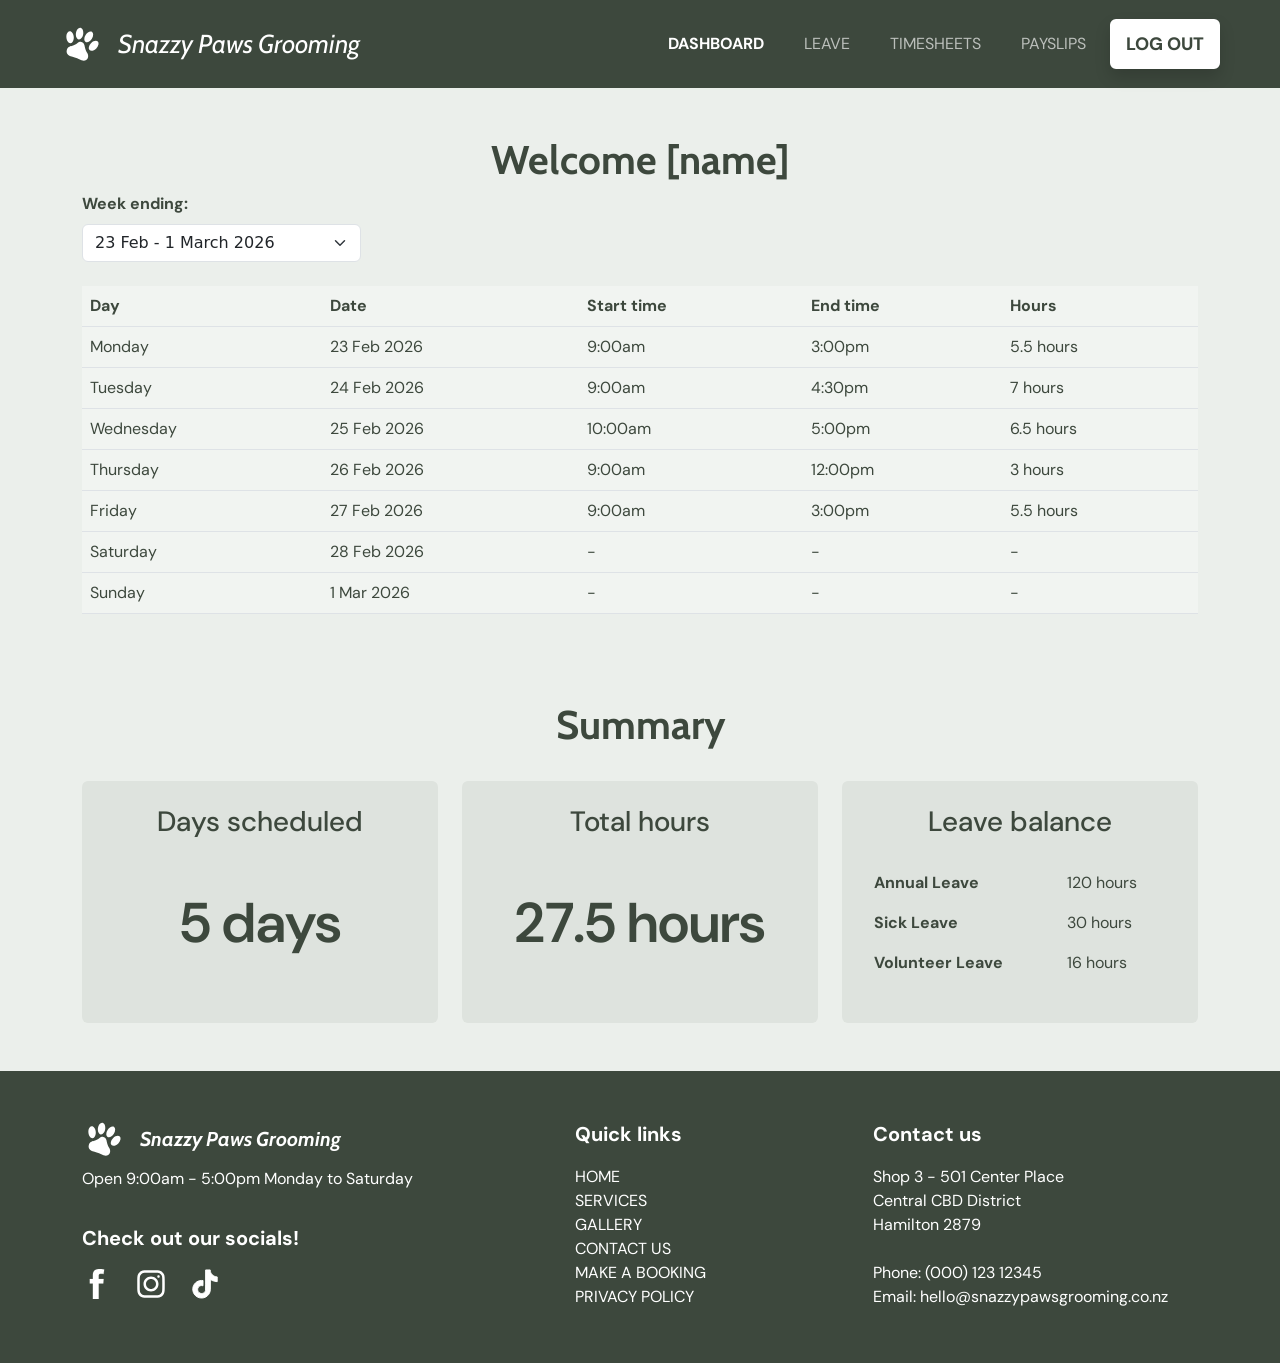
<file: roster.html>
<!DOCTYPE html>

<html lang="en">

<head>
    <title>Snazzy Paws Grooming - Employees</title>
    <meta charset="utf-8">
    <meta name="viewport" content="width=device-width,initial-scale=1">
    <meta name="description"
        content="Staff Portal: View your weekly roster, check total scheduled hours, and manage your leave balances at Snazzy Paws Grooming.">
    <link rel="preconnect" href="https://fonts.googleapis.com">
    <link rel="preconnect" href="https://fonts.gstatic.com" crossorigin>
    <link href="https://cdn.jsdelivr.net/npm/bootstrap@5.3.2/dist/css/bootstrap.min.css" rel="stylesheet">
    <link rel="stylesheet" href="css/a3css.css">
    <link href="https://fonts.googleapis.com/css2?family=Cabin:wght@400;600;700&display=swap" rel="stylesheet">
    <link href="https://fonts.googleapis.com/css2?family=DM+Sans:wght@400;500;700;800&display=swap" rel="stylesheet">

</head>

<body>
    <!-- Adding the navabr - refer to index.html for notes -->
    <nav class="navbar navbar-expand-lg navbar-dark py-3 px-1 px-lg-5" aria-label="Main navigation">
        <div class="container-fluid">
            <a class="navbar-brand d-flex align-items-center gap-1 gap-sm-3" href="index.html">
                <img src="images/icons/logo-white.svg" alt="Snazzy Paws Grooming Logo" width="42" height="40"
                    loading="eager">
                <span class="font--cabin fst-italic">Snazzy Paws Grooming</span></a>
            <button class="navbar-toggler" type="button" data-bs-toggle="collapse" data-bs-target="#mainNav"
                aria-controls="mainNav" aria-expanded="false" aria-label="Toggle navigation">
                <span class="navbar-toggler-icon"></span>
            </button>
            <div class="collapse navbar-collapse" id="mainNav">
                <ul class="navbar-nav ms-auto mb-2 mb-lg-0 align-items-lg-center gap-4 gap-lg-2 font--dm text-center">

                    <!-- Nav items are customised to reflect what an employee portal might look like -->
                    <li class="nav-item">
                        <a class="nav-link p-2 p-xl-3 active" aria-current="page" href="roster.html">DASHBOARD</a>
                    </li>
                    <li class="nav-item">
                        <a class="nav-link p-2 p-xl-3" href="#">LEAVE</a>
                    </li>
                    <li class="nav-item">
                        <a class="nav-link p-2 p-xl-3" href="#">TIMESHEETS</a>
                    </li>
                    <li class="nav-item">
                        <a class="nav-link p-2 p-xl-3" href="#">PAYSLIPS</a>
                    </li>

                    <!-- Log out button added, however not functional. This will send the user to the website homepage instead. -->
                    <li class="nav-item">
                        <a class="btn btn--white shadow" href="index.html">LOG OUT</a>
                    </li>
                </ul>
            </div>
        </div>
    </nav>

    <main id="main">

        <!-- Adding the first section of the page which will contain the roster for an individual employee -->
        <section class="roster-schedule">

            <!-- Adding the container for the items within the section, which will have padding of 48px top and bottom-->
            <div class="container py-5">

                <!-- Adding the main heading for the page. cabin for the font, bold, and 40px. Test aligned center-->
                <h1 class="fw-bold font--cabin fs-1 text-center">Welcome [name]</h1>

                <!-- Adding a form for the drop down menu to be able to change the week to see future schedules (not functional) pb-4 to add padding of 24px at the bottom -->
                <div class="pb-4">

                    <!-- Setting up the form, and the way that it will be viewed on the scree. It will take up full width for screens smaller than 768px, then will take up half the columns available until 1200px, then will only take up 3 columns -->
                    <form class="col-12 col-md-6 col-xl-3 ">

                        <!-- Adding the label for the week selector. form-label for bootstrap styling, fw-bold for bold text, and font dm for dm sans -->
                        <label for="roster-week" class="form-label fw-bold font--dm">Week ending:</label>

                        <!-- Adding the drop down box, and using the form-select bootstrap class for styling. Arial label set for accessibility-->
                        <select id="roster-week" class="form-select" aria-label="Select week to view roster">

                            <!-- Adding the options for the drop down menu. A value is set so this can be used to reference a period and change the item being viewed - however this is not functional. -->
                            <option value="2026-02-23" selected>23 Feb - 1 March 2026</option>
                            <option value="2026-03-02">2 - 8 March 2026</option>
                            <option value="2026-03-09">9 - 15 March 2026</option>
                            <option value="2026-03-16">16 - 22 March 2026</option>
                        </select>

                    </form>
                </div>

                <!-- Adding a table for the roster, and using the table-responsive class for accessibilty. However, changes have been made within the display so this will only be observed at very small screen sizes-->
                <div class="table-responsive">

                    <!-- using a custom class for styling the table, and setting the font for all items within the table to dm sans-->
                    <table class="table roster-table font--dm">

                        <!-- Adding a caption to the table to help with accessibility, however the caption is visually hidden to prevent it from showing on screen.-->
                        <caption class="visually-hidden">Roster for 23 - 1 March 2026</caption>

                        <!-- Adding the table head for the items to be displayed. Date column and Hours column will be hidden at screen sizes below 992px to ensure all essential information is still viewable at smaller screen sizes. Scope="col" helps with accessibility so screen readers can read items within the table with context. -->
                        <thead>
                            <tr>
                                <th scope="col">Day</th>
                                <th scope="col" class="d-none d-md-table-cell">Date</th>
                                <th scope="col">Start time</th>
                                <th scope="col">End time</th>
                                <th scope="col" class="d-none d-md-table-cell">Hours</th>
                            </tr>
                        </thead>

                        <!-- Adding the data in to the table. 2 columns hidden at the smaller screen sizes as is the case with the table head-->
                        <tbody>
                            <tr>
                                <td>Monday</td>
                                <td class="d-none d-md-table-cell">23 Feb 2026</td>
                                <td>9:00am</td>
                                <td>3:00pm</td>
                                <td class="d-none d-md-table-cell">5.5 hours</td>
                            </tr>
                            <tr>
                                <td>Tuesday</td>
                                <td class="d-none d-md-table-cell">24 Feb 2026</td>
                                <td>9:00am</td>
                                <td>4:30pm</td>
                                <td class="d-none d-md-table-cell">7 hours</td>
                            </tr>
                            <tr>
                                <td>Wednesday</td>
                                <td class="d-none d-md-table-cell">25 Feb 2026</td>
                                <td>10:00am</td>
                                <td>5:00pm</td>
                                <td class="d-none d-md-table-cell">6.5 hours</td>
                            </tr>
                            <tr>
                                <td>Thursday</td>
                                <td class="d-none d-md-table-cell">26 Feb 2026</td>
                                <td>9:00am</td>
                                <td>12:00pm</td>
                                <td class="d-none d-md-table-cell">3 hours</td>
                            </tr>
                            <tr>
                                <td>Friday</td>
                                <td class="d-none d-md-table-cell">27 Feb 2026</td>
                                <td>9:00am</td>
                                <td>3:00pm</td>
                                <td class="d-none d-md-table-cell">5.5 hours</td>
                            </tr>
                            <tr>
                                <td>Saturday</td>
                                <td class="d-none d-md-table-cell">28 Feb 2026</td>
                                <td>-</td>
                                <td>-</td>
                                <td class="d-none d-md-table-cell">-</td>
                            </tr>
                            <tr>
                                <td>Sunday</td>
                                <td class="d-none d-md-table-cell">1 Mar 2026</td>
                                <td>-</td>
                                <td>-</td>
                                <td class="d-none d-md-table-cell">-</td>
                            </tr>
                        </tbody>

                    </table>
                </div>
            </div>
        </section>


        <!-- Adding a second section for a summary of the week for the employee -->
        <section class="roster-summary pb-5">

            <!-- Adding a container for the summary section -->
            <div class="container">

                <!-- Adding the heading section for the summary. py-4 to add 24px of padding top and bottom to the heading.-->
                <div class="py-4">

                    <!-- The heading with bold font, cabin font family, 40px from size, and text aligned center-->
                    <h2 class="fw-bold font--cabin fs-1 text-center">Summary</h2>
                </div>

                <!-- Adding a row for the cards used to display the summary informatoin. g-4 to add consistent spacing between. Setting the font to dm sans for all text within the cards -->
                <div class="row g-4 font--dm">

                    <!-- Setting the rules for responsiveness. Take up full screen up to 992px, then have 3 cards on each row at larger screen sizes-->
                    <div class="col-12 col-lg-4">

                        <!-- Adding the card, and removing the border. p-2 to add additional padding to the card and h-100 to ensure it matches the same height as all cards within the row -->
                        <div class="card border-0 p-2 h-100">

                            <!-- Adding the card. d-flex and flex-column to make the card a flex box so its contents can stack nicely. Text center to align text -->
                            <div class="card-body d-flex flex-column text-center">

                                <!-- Adding the card title -->
                                <h3 class="card-title">Days scheduled</h3>

                                <!-- using display-4 for the content of this card, as it is a large item and is to stand out. fw-semibold for font weird, and flex-grow-1 with de-flex to ensure the text takes up the entire box space, and remains centered with the additional help of both align-items center for vertical alignment, and justify content center for horizantal centering -->
                                <span
                                    class="display-4 fw-semibold flex-grow-1 d-flex align-items-center justify-content-center">
                                    5 days</span>
                            </div>

                        </div>
                    </div>

                    <!-- same as above card -->
                    <div class="col-12 col-lg-4">
                        <div class="card border-0 p-2 h-100">
                            <div class="card-body d-flex flex-column text-center">
                                <h3 class="card-title">Total hours</h3>
                                <span
                                    class="display-4 fw-semibold flex-grow-1 d-flex align-items-center justify-content-center">
                                    27.5 hours</span>
                            </div>
                        </div>
                    </div>

                    <!-- Final card, however this includes a table using the bootstrap table class.-->
                    <div class="col-12 col-lg-4">
                        <div class="card border-0 p-2 d-flex flex-column h-100">
                            <div class="card-body">
                                <h3 class="card-title pb-3 text-center">Leave balance</h3>

                                <!-- adding the table using the bootstrap table, and removing borders with table-borderless. Using a custom class for additional styling-->
                                <table class="table table-borderless leave-table">
                                    <thead>
                                        <tr>
                                            <!-- Adding the table header and setting the column headings. Visually hidden as they aren't required on the screen, however screen readers will need this information.-->
                                            <th scope="col" class="visually-hidden">Leave type</th>
                                            <th scope="col" class="visually-hidden">Balance</th>
                                        </tr>
                                    </thead>
                                    <tbody>
                                        <tr>
                                            <!-- Adding the data for the employee leave balances -->
                                            <td class="fw-bold">Annual Leave</td>
                                            <td>120 hours</td>
                                        </tr>
                                        <tr>
                                            <td class="fw-bold">Sick Leave</td>
                                            <td>30 hours</td>
                                        </tr>
                                        <tr>
                                            <td class="fw-bold">Volunteer Leave</td>
                                            <td>16 hours</td>
                                        </tr>
                                    </tbody>
                                </table>
                            </div>
                        </div>
                    </div>
                </div>
            </div>
        </section>
    </main>

    <!-- adding the footer - refer to index.html for notes -->
    <footer class="footer py-5">
        <div class="container">
            <div class="row text-center text-lg-start">
                <div class="col-12 col-lg-4 mb-4 mb-lg-0">
                    <div class="d-flex justify-content-center justify-content-lg-start align-items-center gap-3 mb-2">
                        <img src="images/icons/logo-white.svg" alt="Snazzy Paws Grooming Logo" width="42" height="40"
                            loading="lazy">
                        <span class="fw-bold fs-5 fst-italic font--cabin">Snazzy Paws Grooming</span>
                    </div>
                    <div
                        class="d-flex justify-content-center justify-content-lg-start align-items-center gap-4 mb-3 font--dm">
                        <p>Open 9:00am - 5:00pm Monday to Saturday</p>
                    </div>
                    <div class="d-flex justify-content-center justify-content-lg-start align-items-center gap-4 mb-3">
                        <span class="fw-bold fs-5 font--dm">Check out our socials!</span>
                    </div>
                    <div class="d-flex justify-content-center justify-content-lg-start align-items-center gap-4 mb-3">
                        <a href="https://www.facebook.com/Snazzypaws/" target="_blank" rel="noopener noreferrer">
                            <img src="images/icons/facebooksvg.svg" alt="Facebook (opens in a new tab)" width="30"
                                height="30" loading="lazy">
                        </a>
                        <a href="https://www.instagram.com/snazzypawsdoggroomingnarangba/?hl=en" target="_blank"
                            rel="noopener noreferrer">
                            <img src="images/icons/instagram.svg" alt="Instagram (opens in a new tab)" width="30"
                                height="30" loading="lazy">
                        </a>
                        <a href="https://www.tiktok.com/your-real-link" target="_blank" rel="noopener noreferrer">
                            <img src="images/icons/tiktok.svg" alt="TikTok (opens in a new tab)" width="30" height="30"
                                loading="lazy">
                        </a>
                    </div>
                </div>
                <div class="col-12 col-lg-4 mb-4 mb-lg-0">
                    <div class="d-flex justify-content-center justify-content-lg-start">
                        <div class="mx-auto text-center text-lg-start font--dm">
                            <span class="fw-bold fs-5 d-block mb-3">Quick links</span>
                            <ul class="list-unstyled ps-0 mb-0">
                                <li><a class="external-link" href="index.html">HOME</a></li>
                                <li><a class="external-link" href="services.html">SERVICES</a></li>
                                <li><a class="external-link" href="gallery.html">GALLERY</a></li>
                                <li><a class="external-link" href="contact.html">CONTACT US</a></li>
                                <li><a class="external-link" href="booking.html">MAKE A BOOKING</a></li>
                                <li><a class="external-link" href="privacy.html">PRIVACY POLICY</a></li>
                            </ul>
                        </div>
                    </div>
                </div>
                <div class="col-12 col-lg-4 mb-4 mb-lg-0">
                    <div class="d-flex justify-content-center justify-content-lg-start">
                        <div class="mx-auto text-center text-lg-start font--dm">
                            <span class="fw-bold fs-5 d-block mb-3">Contact us</span>
                            <p class="mb-0">Shop 3 - 501 Center Place</p>
                            <p class="mb-0">Central CBD District</p>
                            <p class="mb-0">Hamilton 2879</p>
                            <p class="mt-4 mb-0">Phone: (000) 123 12345</p>
                            <p class="mb-0">Email: <a
                                    href="mailto:hello@snazzypawsgrooming.co.nz?subject=General%20enquiry"
                                    class="external-link">
                                    hello@snazzypawsgrooming.co.nz
                                </a>
                            </p>
                        </div>
                    </div>
                </div>
            </div>
        </div>
    </footer>

    <!-- Bootstrap JS bundle for the toggle menu to work -->
    <script src="https://cdn.jsdelivr.net/npm/bootstrap@5.3.2/dist/js/bootstrap.bundle.min.js"></script>

</body>

</html>
</file>
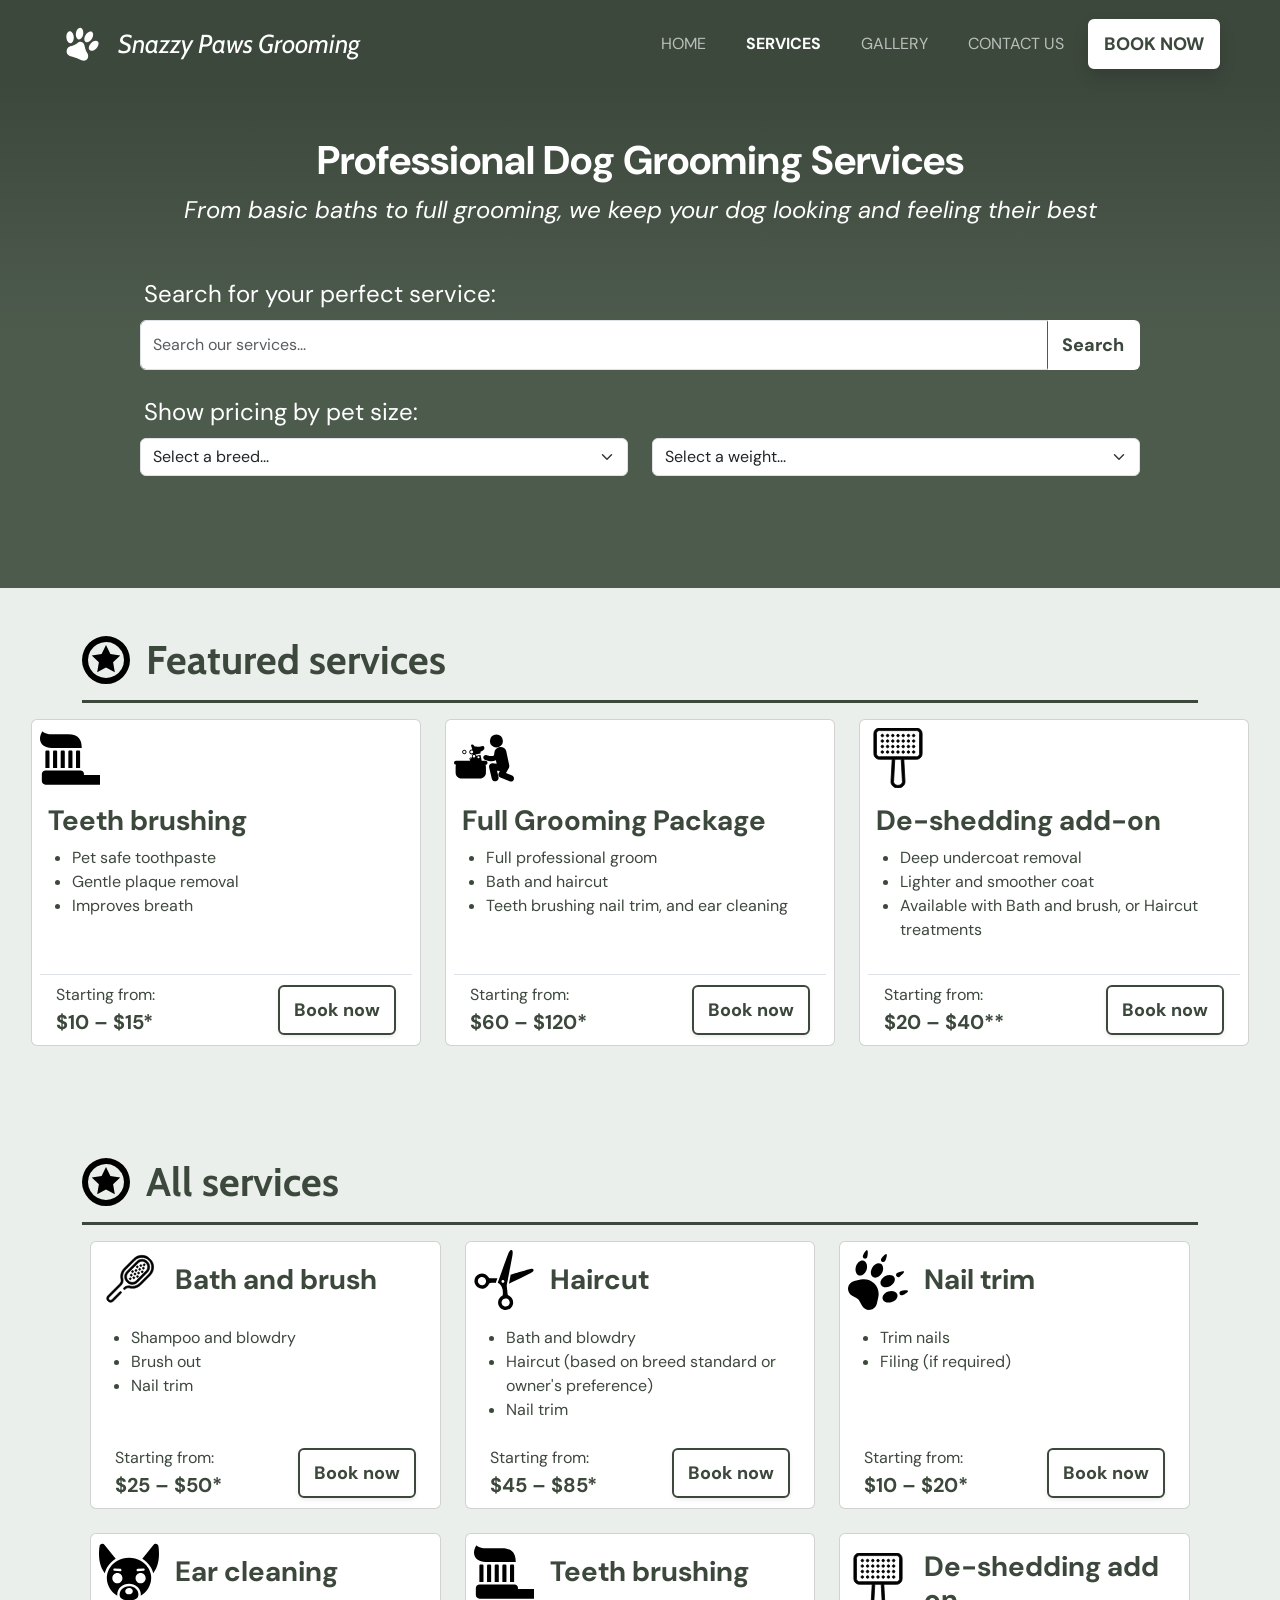
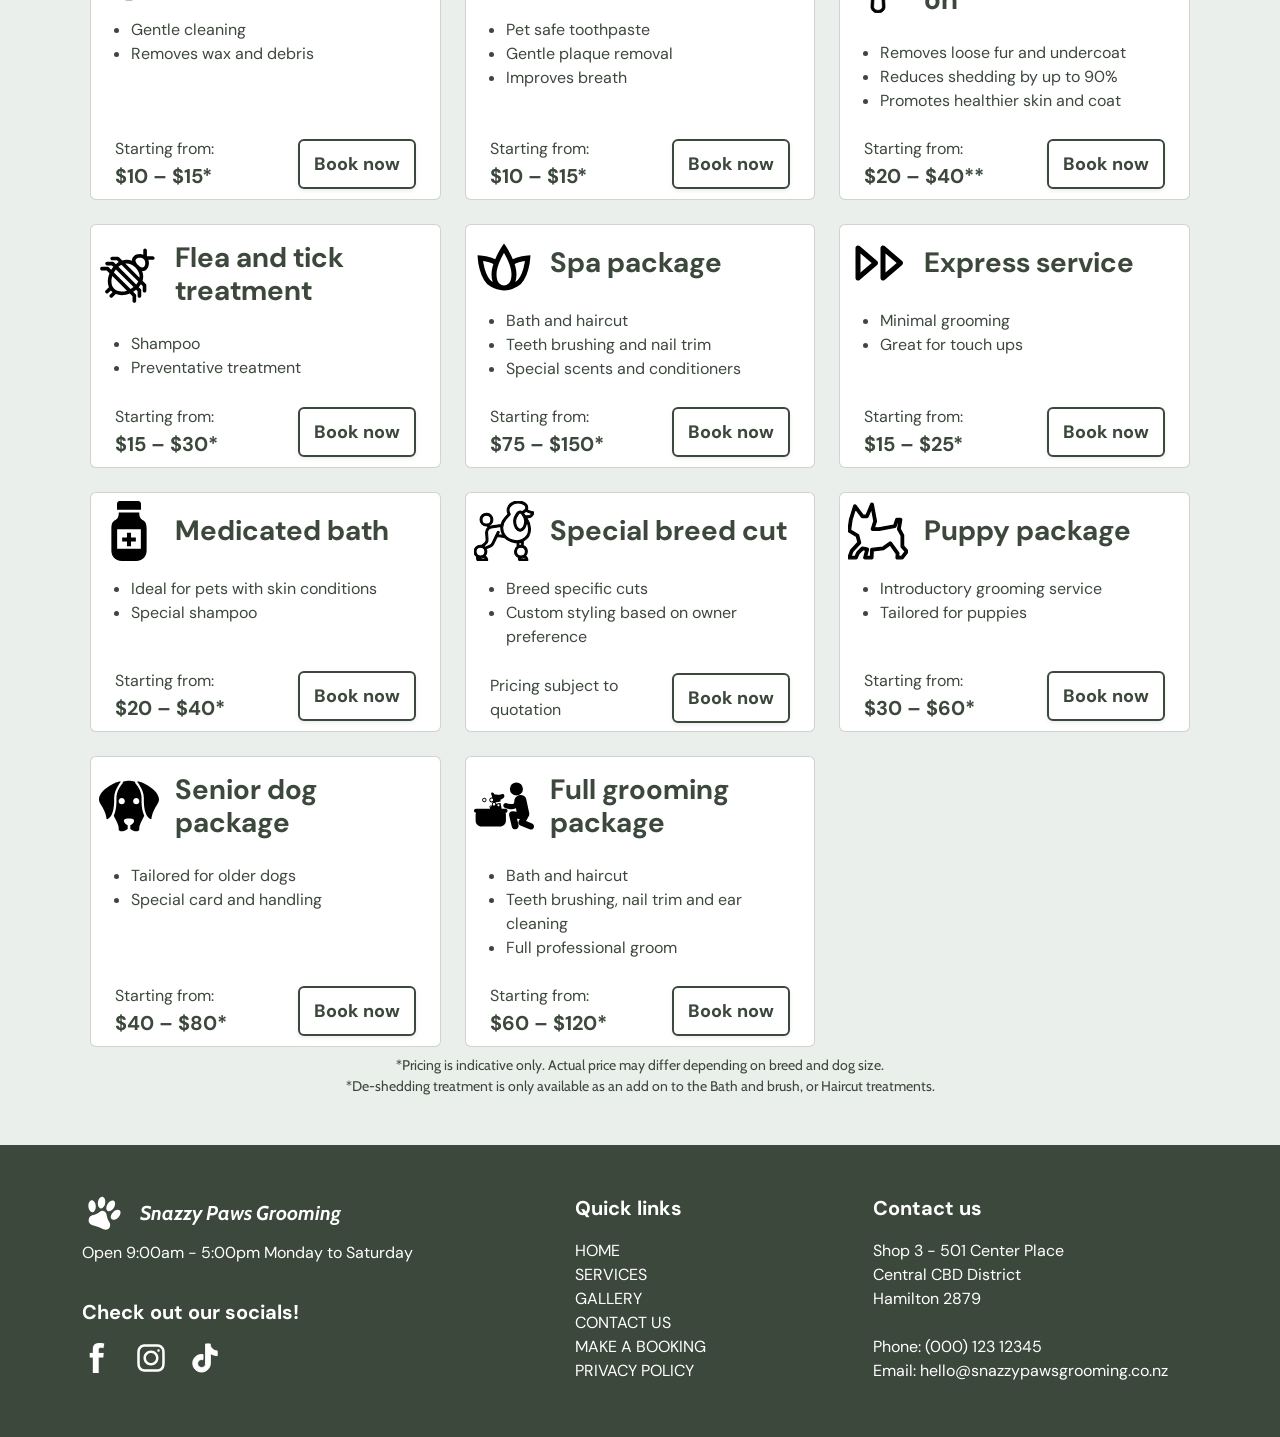
<file: services.html>
<!DOCTYPE html>
<html lang="en">

<head>
    <title>Snazzy Paws Grooming - Our services</title>
    <meta charset="utf-8">
    <meta name="viewport" content="width=device-width,initial-scale=1">
    <meta name="description"
        content="Discover our full range of dog grooming services in Hamilton CBD including full grooming packages, bath and brush, nail trims, spa treatments and add-ons. View pricing and book online.">

    <link rel="preconnect" href="https://fonts.googleapis.com">
    <link rel="preconnect" href="https://fonts.gstatic.com" crossorigin>
    <link href="https://cdn.jsdelivr.net/npm/bootstrap@5.3.2/dist/css/bootstrap.min.css" rel="stylesheet">
    <link rel="stylesheet" href="css/a3css.css">
    <link href="https://fonts.googleapis.com/css2?family=Cabin:wght@400;600;700&display=swap" rel="stylesheet">
    <link href="https://fonts.googleapis.com/css2?family=DM+Sans:wght@400;500;700;800&display=swap" rel="stylesheet">

</head>

<body>
    <!-- Adding the nav bar - refer to index.html for notes -->
    <nav class="navbar navbar-expand-lg navbar-dark py-3 px-1 px-lg-5" aria-label="Main navigation">
        <div class="container-fluid">
            <a class="navbar-brand d-flex align-items-center gap-1 gap-sm-3" href="index.html">
                <img src="images/icons/logo-white.svg" alt="Snazzy Paws Grooming Logo" width="42" height="40"
                    loading="eager">
                <span class="font--cabin fst-italic">Snazzy Paws Grooming</span></a>
            <button class="navbar-toggler" type="button" data-bs-toggle="collapse" data-bs-target="#mainNav"
                aria-controls="mainNav" aria-expanded="false" aria-label="Toggle navigation">
                <span class="navbar-toggler-icon"></span>
            </button>
            <div class="collapse navbar-collapse" id="mainNav">
                <ul class="navbar-nav ms-auto mb-2 mb-lg-0 align-items-lg-center gap-4 gap-lg-2 font--dm text-center">
                    <li class="nav-item">
                        <a class="nav-link p-2 p-xl-3" aria-current="page" href="index.html">HOME</a>
                    </li>
                    <li class="nav-item">
                        <a class="nav-link p-2 p-xl-3 active" href="services.html">SERVICES</a>
                    </li>
                    <li class="nav-item">
                        <a class="nav-link p-2 p-xl-3" href="gallery.html">GALLERY</a>
                    </li>
                    <li class="nav-item">
                        <a class="nav-link p-2 p-xl-3" href="contact.html">CONTACT US</a>
                    </li>
                    <li class="nav-item">
                        <a class="btn btn--white shadow" href="booking.html">BOOK NOW</a>
                    </li>
                </ul>
            </div>
        </div>
    </nav>

    <!-- Adding main heading section -->
    <main id="main">
        <section class="services-intro py-5">
            <div class="container px-4 px-lg-5 mb-5">
                <div class="text-center mb-5 font--dm">
                    <h1 class="fw-bold">Professional Dog Grooming Services</h1>
                    <p class="fs-4 fst-italic">From basic baths to full grooming, we keep your dog looking and feeling
                        their best</p>
                </div>

                <!-- Adding form for search criteria (search is non-functional). Using search-field to make the form width max of 1000px. mx-auto ensures the form is centered evenly within the container. Font set to dm sans to apply to all seach field items -->
                <form class="search-field mx-auto font--dm">

                    <!-- Adding the row for the search field -->
                    <div class="row">



                        <!-- adding the label for the search field and assigning bootstrap classes to using formatting. Font size using fs-4 to set to 20px for the label. Form field label to add additional padding to the label -->
                        <label for="service-search" class="form-label ps-3 form fs-4">
                            Search for your perfect service:
                        </label>

                        <!-- input-group to add the search field and use bootstrap formatting. mb-4 to add spacing to the bottom of the search. -->
                        <div class="input-group mb-4">

                            <!-- specifying id for the search to relate to the button. Defining the input type and using bootstrap form-control class for styling. Aria label added for screen readers and specify that the search button its the source of this -->
                            <input id="service-search" type="text" class="form-control"
                                placeholder="Search our services..." aria-label="Search our services"
                                aria-describedby="search-button">

                            <!-- button for search field -->
                            <button class="btn btn--white" type="submit" id="search-button"
                                aria-label="Search grooming services">Search</button>
                        </div>

                    </div>

                    <!-- Adding second row for filters label -->
                    <div class="row">
                        <!-- second row should take all 12 columns (full width)-->


                        <!-- Adding the label for the filters. Setting font size to 20px, using bootstrap classes for styling.-->
                        <label class="form-label ps-3 form fs-4">Show pricing by pet size:</label>

                    </div>

                    <!-- Adding third row for filters.-->
                    <div class="row mt-0">

                        <!-- Adding the first filter. At smaller screensizes, the field should take up the full screen (col-12) and at larger screens, the field should take up half the width to allow for the second filter -->
                        <div class="col-12 col-md-6 mb-3">

                            <!-- Adding the label for the breed select. Visually hidden as placeholder text to inform in the UI, however still required for accessibility-->
                            <label for="breeds" class="visually-hidden">
                                Select your dog's breed
                            </label>

                            <!-- Setting the input type, and id's. Using bootstrap classes for styline-->
                            <select id="breeds" name="breeds" class="form-select">

                                <!-- Setting the placeholder text item -->
                                <option value="" selected="selected">Select a breed...</option>

                                <!-- Setting the list items -->
                                <option value="lab">Labrador</option>
                                <option value="poodle">Poodle</option>
                                <option value="jack-russel">Jack Russel</option>
                                <option value="miniature-schnauzer">Miniature Schnauzer</option>
                                <option value="cocker-spaniel">Cocker Spaniel</option>
                                <option value="great-dane">Great Dane</option>
                                <option value="other">Other</option>
                            </select>
                        </div>

                        <!-- As above -->
                        <div class="col-12 col-md-6">
                            <label for="weight" class="visually-hidden">
                                Select your dog's weight
                            </label>
                            <select id="weight" name="weight" class="form-select">
                                <option value="" selected="selected">Select a weight...</option>
                                <option value="xsmall">Up to 5kg</option>
                                <option value="small">5kg to 10kg</option>
                                <option value="medium">10kg to 25kg</option>
                                <option value="large">25kg to 40kg</option>
                                <option value="xlarge">Over 40kg</option>
                            </select>
                        </div>
                    </div>
                </form>
            </div>
        </section>

        <!-- Adding the services section feature cards. -->
        <section class="services-features-section py-5">
            <div class="container">

                <!-- Adding the feature star icon. As this is an icon for decorative purposes only, alt text is none and ira is hidden-->
                <div class="d-flex align-items-center gap-3 mb-0">
                    <img src="images/icons/star.svg" alt="" aria-hidden="true" class="services-logo-header" width="48"
                        height="48" loading="lazy">
                    <!-- Adding the heading to be on the same line as the icon-->
                    <h2 class="fw-bold font--cabin fs-1 mb-0">Featured services</h2>
                </div>

                <!-- Divider for the line between the heading an cards. Using CSS customisation to change colour and increase thickness-->
                <hr class="section-divider">
            </div>

            <!-- Adding a fluid container as the cards will be in a scrollable row when the screen hits a smaller size and they no longer fit.-->
            <div class="container-fluid">

                <!-- using a custom class for the cards within for the container to allow them to scroll. The bootstrap carousel has not been used as these items should show all at the same time, rather than a bootstrap carousel that displays only one at a time. d-flex to turn the container in to a flexbox and the item sit side by side, nowrap to prevent the cards frim wrapping and dropping to new rows, overflow-auto so the page doesn't break and a scrollbar addded. gap 4 for consistent spacing between the cards, and pb-3 for spacing below the cards. font set to dm-sans for all cards-->
                <div class="item-scroll-wrapper d-flex flex-nowrap overflow-auto gap-4 pb-3 font--dm">

                    <!-- adding the first card. p-2 to add padding to the inside, and w-100 so that the card takes up all available space in terms of width-->
                    <div class="card p-2 w-100">

                        <!-- adding the card header. bg-white to remove the bootstrap card header default grey background, border 0 to remove the defaults border, d-flex/flex-column to make the icon and text stack. gap-2 to add space between the icon and text, and p-0 to remove padding from the card-header-->
                        <div class="card-header bg-white border-0 d-flex flex-column gap-2 p-0">


                            <!-- Adding the icon. Setting the width and height, and aria hidden as this is decorative only. Loading lazy as it is not important. -->
                            <img src="images/icons/toothbrush.svg" alt="" aria-hidden="true" width="60" height="60"
                                loading="lazy">

                            <!-- Adding the card title text. fw-bold for bold text, p-2 to add padding around it, and m-0 to remove margins.-->
                            <h3 class="card-title fw-bold p-2 m-0">Teeth brushing
                            </h3>
                        </div>

                        <!-- card-body for the text. pt-0 to remove default top padding -->
                        <div class="card-body pt-0">

                            <!-- adding the list. ps-3 to add padding to the left side-->
                            <ul class="ps-3">
                                <li>Pet safe toothpaste</li>
                                <li>Gentle plaque removal</li>
                                <li>Improves breath</li>
                            </ul>
                        </div>

                        <!-- card footer for pricing information - same as index page-->
                        <div class="card-footer border-top bg-white pb-0">
                            <div class="d-grid d-md-flex justify-content-md-between align-items-md-center">
                                <div class="pb-md-0 pb-2">
                                    <span class="d-block mb-0">Starting from:</span>
                                    <span class="d-block fw-bold mb-0 fs-5">$10 – $15*</span>
                                </div>
                                <a href="booking.html" class="btn btn--select shadow-sm"
                                    aria-label="Book a teeth brushing appointment">
                                    Book now
                                </a>
                            </div>
                        </div>
                    </div>

                    <!-- Remaining two cards with the same settings -->
                    <div class="card p-2 w-100">

                        <div class="card-header bg-white border-0 d-flex flex-column gap-2 p-0">
                            <img src="images/icons/full-groom.svg" alt="" aria-hidden="true" width="60" height="60"
                                loading="lazy">
                            <h3 class="card-title fw-bold p-2 m-0">Full Grooming Package</h3>
                        </div>

                        <div class="card-body pt-0">
                            <ul class="ps-3">
                                <li>Full professional groom</li>
                                <li>Bath and haircut</li>
                                <li>Teeth brushing nail trim, and ear cleaning</li>
                            </ul>
                        </div>

                        <div class="card-footer border-top bg-white pb-0">
                            <div class="d-grid d-md-flex justify-content-md-between align-items-md-center">
                                <div class="pb-md-0 pb-2">
                                    <span class="d-block mb-0">Starting from:</span>
                                    <span class="d-block fw-bold mb-0 fs-5">$60 – $120*</span>
                                </div>
                                <a href="booking.html" class="btn btn--select shadow-sm"
                                    aria-label="Book a full grooming package appointment">
                                    Book now
                                </a>
                            </div>
                        </div>
                    </div>

                    <div class="card p-2 w-100">

                        <div class="card-header bg-white border-0 d-flex flex-column gap-2 p-0">
                            <img src="images/icons/deshedding.svg" alt="" aria-hidden="true" width="60" height="60"
                                loading="lazy">
                            <h3 class="card-title fw-bold p-2 m-0">De-shedding add-on</h3>
                        </div>

                        <div class="card-body pt-0">

                            <ul class="ps-3">
                                <li>Deep undercoat removal</li>
                                <li>Lighter and smoother coat</li>
                                <li>Available with Bath and brush, or Haircut treatments</li>
                            </ul>
                        </div>
                        <div class="card-footer border-top bg-white pb-0">
                            <div class="d-grid d-md-flex justify-content-md-between align-items-md-center">
                                <div class="pb-md-0 pb-2">
                                    <span class="d-block mb-0">Starting from:</span>
                                    <span class="d-block fw-bold mb-0 fs-5">$20 – $40**</span>
                                </div>
                                <a href="booking.html" class="btn btn--select shadow-sm"
                                    aria-label="Book a de-shedding add-on appointment">
                                    Book now
                                </a>
                            </div>
                        </div>
                    </div>
                </div>
            </div>
        </section>

        <!-- New section for the all services cards-->
        <section class="services-features-section py-5">
            <div class="container">
                <div class="d-flex align-items-center gap-3 mb-0">
                    <img src="images/icons/star.svg" alt="" aria-hidden="true" class="services-logo-header" width="48"
                        height="48" loading="lazy">
                    <div class="pb-md-0 pb-2">
                        <h2 class="fw-bold font--cabin fs-1 mb-0">All services</h2>
                    </div>
                </div>
                <hr class="section-divider">

                <!-- This section doesn't have a carousel and is using the bootstrap grid system to order the cards instead -->

                <!-- Specifying that the cards should be in a row. g-4 sets the gutter between columns to 25px, keeping consistent space top and bottom setting font--dm as all text in this section should use the same font family-->

                <div class="row g-4 px-2 font--dm">

                    <!-- col-12 makes the cards display on 1 row at screen sizes below 768px. col-md-6 puts two cards on 1 row at 768px and above, and col-xl-4 puts 3 cards on a row at 1200px and above-->
                    <div class="col-12 col-md-6 col-xl-4">

                        <!-- Card added, p-2 for 8px of padding around the inner of the card, d-flex to make the items in the card becmoe flex items. Flex column to make the flex direction column, to ensure items stack h-100 so that the card spans the full height of the column -->
                        <div class="card p-2 h-100">

                            <!-- setting d-flex so that the icon and header become flex items and sit beside eachother. Align items center, to sit centered, gap-2 for spacing between the icon and the text -->
                            <div class="card-header bg-white border-0 d-flex align-items-center gap-2 p-0">

                                <!-- Adding the icon. Setting sizing for the icon to ensure there is no shift when the page loads. No alt text as this is decorative, and aria hidden. Loading lazy as these are not important items to be loaded-->
                                <img src="images/icons/bath-brush.svg" alt="" aria-hidden="true" width="60" height="60"
                                    loading="lazy">

                                <!-- Adding the card header and making it bold -->
                                <h3 class="card-title fw-bold p-2 m-0">Bath and brush
                                </h3>
                            </div>

                            <!-- Adding the card body section, and removing bottom padding-->
                            <div class="card-body pb-0">

                                <!--Adding the ul for the service description. Adding 16px padding to the left side -->
                                <ul class="ps-3">
                                    <li>Shampoo and blowdry</li>
                                    <li>Brush out</li>
                                    <li>Nail trim</li>
                                </ul>
                            </div>

                            <div class="card-footer bg-white border-0 pb-0">
                                <div class="d-grid d-md-flex justify-content-md-between align-items-md-center">
                                    <!-- Adding the pricing information. adding 16px padding to the bottom when the cards stack, but removing it when they'r enot stacked -->
                                    <div class="pb-2 pb-md-0">

                                        <!-- adding text and removing bottom margin -->
                                        <span class="d-block">Starting from:</span>

                                        <!-- Adding price as bold text, font 20px and removing margin -->
                                        <span class="fw-bold fs-5">$25 – $50*</span>
                                    </div>

                                    <!-- Adding button directing user to the booking page -->
                                    <a href="booking.html" class="btn btn--select shadow-sm"
                                        aria-label="Book a bath and brush appointment">
                                        Book now
                                    </a>
                                </div>
                            </div>
                        </div>
                    </div>

                    <!-- Remaining cards use the same formatting as above -->
                    <div class="col-12 col-md-6 col-xl-4">
                        <div class="card p-2 h-100">
                            <div class="card-header bg-white border-0 d-flex align-items-center gap-2 p-0">
                                <img src="images/icons/haircut.svg" alt="" aria-hidden="true" width="60" height="60"
                                    loading="lazy">

                                <h3 class="card-title fw-bold p-2 m-0">Haircut
                                </h3>
                            </div>
                            <div class="card-body pb-0">
                                <ul class="ps-3">
                                    <li>Bath and blowdry</li>
                                    <li>Haircut (based on breed standard or owner's preference)</li>
                                    <li>Nail trim</li>
                                </ul>
                            </div>
                            <div class="card-footer bg-white border-0 pb-0">
                                <div class="d-grid d-md-flex justify-content-md-between align-items-md-center">
                                    <div class="pb-md-0 pb-2">
                                        <span class="d-block">Starting from:</span>
                                        <span class="d-block fw-bold fs-5 mb-0">$45 – $85*</span>
                                    </div>
                                    <a href="booking.html" class="btn btn--select shadow-sm"
                                        aria-label="Book a haircut appointment">
                                        Book now
                                    </a>
                                </div>
                            </div>
                        </div>
                    </div>

                    <div class="col-12 col-md-6 col-xl-4">
                        <div class="card p-2 h-100">
                            <div class="card-header bg-white border-0 d-flex align-items-center gap-2 p-0">
                                <img src="images/icons/nail.svg" alt="" aria-hidden="true" width="60" height="60"
                                    loading="lazy">

                                <h3 class="card-title fw-bold p-2 m-0">Nail trim
                                </h3>
                            </div>
                            <div class="card-body pb-0">
                                <ul class="ps-3">
                                    <li>Trim nails</li>
                                    <li>Filing (if required)</li>
                                </ul>
                            </div>
                            <div class="card-footer bg-white border-0 pb-0">
                                <div class="d-grid d-md-flex justify-content-md-between align-items-md-center">
                                    <div class="pb-md-0 pb-2">
                                        <span class="d-block">Starting from:</span>
                                        <span class="d-block fw-bold fs-5 mb-0">$10 – $20*</span>
                                    </div>
                                    <a href="booking.html" class="btn btn--select shadow-sm"
                                        aria-label="Book a nail trim appointment">
                                        Book now
                                    </a>
                                </div>
                            </div>
                        </div>
                    </div>


                    <div class="col-12 col-md-6 col-xl-4">
                        <div class="card p-2 h-100">
                            <div class="card-header bg-white border-0 d-flex align-items-center gap-2 p-0">
                                <img src="images/icons/ear.svg" alt="" aria-hidden="true" width="60" height="60"
                                    loading="lazy">

                                <h3 class="card-title fw-bold p-2 m-0">Ear cleaning
                                </h3>
                            </div>
                            <div class="card-body pb-0">
                                <ul class="ps-3">
                                    <li>Gentle cleaning</li>
                                    <li>Removes wax and debris</li>
                                </ul>
                            </div>
                            <div class="card-footer bg-white border-0 pb-0">
                                <div class="d-grid d-md-flex justify-content-md-between align-items-md-center">
                                    <div class="pb-md-0 pb-2">
                                        <span class="d-block">Starting from:</span>
                                        <span class="d-block fw-bold fs-5 mb-0">$10 – $15*</span>
                                    </div>
                                    <a href="booking.html" class="btn btn--select shadow-sm"
                                        aria-label="Book an ear cleaning appointment">
                                        Book now
                                    </a>
                                </div>
                            </div>
                        </div>
                    </div>

                    <div class="col-12 col-md-6 col-xl-4">
                        <div class="card p-2 h-100">
                            <div class="card-header bg-white border-0 d-flex align-items-center gap-2 p-0">
                                <img src="images/icons/toothbrush.svg" alt="" aria-hidden="true" width="60" height="60"
                                    loading="lazy">

                                <h3 class="card-title fw-bold p-2 m-0">Teeth brushing
                                </h3>
                            </div>
                            <div class="card-body pb-0">
                                <ul class="ps-3">
                                    <li>Pet safe toothpaste</li>
                                    <li>Gentle plaque removal</li>
                                    <li>Improves breath</li>
                                </ul>
                            </div>
                            <div class="card-footer bg-white border-0 pb-0">
                                <div class="d-grid d-md-flex justify-content-md-between align-items-md-center">
                                    <div class="pb-md-0 pb-2">
                                        <span class="d-block">Starting from:</span>
                                        <span class="d-block fw-bold fs-5 mb-0">$10 – $15*</span>
                                    </div>
                                    <a href="booking.html" class="btn btn--select shadow-sm"
                                        aria-label="Book a teeth brushing appointment">
                                        Book now
                                    </a>
                                </div>
                            </div>
                        </div>
                    </div>

                    <div class="col-12 col-md-6 col-xl-4">
                        <div class="card p-2 h-100">
                            <div class="card-header bg-white border-0 d-flex align-items-center gap-2 p-0">
                                <img src="images/icons/deshedding.svg" alt="" aria-hidden="true" width="60" height="60"
                                    loading="lazy">

                                <h3 class="card-title fw-bold p-2 m-0">De-shedding add on</h3>
                            </div>
                            <div class="card-body pb-0">
                                <ul class="ps-3">
                                    <li>Removes loose fur and undercoat</li>
                                    <li>Reduces shedding by up to 90%</li>
                                    <li>Promotes healthier skin and coat</li>
                                </ul>
                            </div>
                            <div class="card-footer bg-white border-0 pb-0">
                                <div class="d-grid d-md-flex justify-content-md-between align-items-md-center">
                                    <div class="pb-md-0 pb-2">
                                        <span class="d-block">Starting from:</span>
                                        <span class="d-block fw-bold fs-5 mb-0">$20 – $40**</span>
                                    </div>
                                    <a href="booking.html" class="btn btn--select shadow-sm"
                                        aria-label="Book a de-shedding add-on appointment">
                                        Book now
                                    </a>
                                </div>
                            </div>
                        </div>
                    </div>

                    <div class="col-12 col-md-6 col-xl-4">
                        <div class="card p-2 h-100">
                            <div class="card-header bg-white border-0 d-flex align-items-center gap-2 p-0">
                                <img src="images/icons/tick-and-flea.svg" alt="" aria-hidden="true" width="60"
                                    height="60" loading="lazy">

                                <h3 class="card-title fw-bold p-2 m-0">Flea and tick treatment</h3>
                            </div>
                            <div class="card-body pb-0">
                                <ul class="ps-3">
                                    <li>Shampoo</li>
                                    <li>Preventative treatment</li>
                                </ul>
                            </div>
                            <div class="card-footer bg-white border-0 pb-0">
                                <div class="d-grid d-md-flex justify-content-md-between align-items-md-center">
                                    <div class="pb-md-0 pb-2">
                                        <span class="d-block">Starting from:</span>
                                        <span class="d-block fw-bold fs-5 mb-0">$15 – $30*</span>
                                    </div>
                                    <a href="booking.html" class="btn btn--select shadow-sm"
                                        aria-label="Book a flea and tick treatment appointment">
                                        Book now
                                    </a>
                                </div>
                            </div>
                        </div>
                    </div>

                    <div class="col-12 col-md-6 col-xl-4">
                        <div class="card p-2 h-100">
                            <div class="card-header bg-white border-0 d-flex align-items-center gap-2 p-0">
                                <img src="images/icons/spa.svg" alt="" aria-hidden="true" width="60" height="60"
                                    loading="lazy">

                                <h3 class="card-title fw-bold p-2 m-0">Spa package
                                </h3>
                            </div>
                            <div class="card-body pb-0">
                                <ul class="ps-3">
                                    <li>Bath and haircut</li>
                                    <li>Teeth brushing and nail trim</li>
                                    <li>Special scents and conditioners</li>
                                </ul>
                            </div>
                            <div class="card-footer bg-white border-0 pb-0">
                                <div class="d-grid d-md-flex justify-content-md-between align-items-md-center">
                                    <div class="pb-md-0 pb-2">
                                        <span class="d-block">Starting from:</span>
                                        <span class="d-block fw-bold fs-5 mb-0">$75 – $150*</span>
                                    </div>
                                    <a href="booking.html" class="btn btn--select shadow-sm"
                                        aria-label="Book a spa package appointment">
                                        Book now
                                    </a>
                                </div>
                            </div>
                        </div>
                    </div>

                    <div class="col-12 col-md-6 col-xl-4">
                        <div class="card p-2 h-100">
                            <div class="card-header bg-white border-0 d-flex align-items-center gap-2 p-0">
                                <img src="images/icons/express.svg" alt="" aria-hidden="true" width="60" height="60"
                                    loading="lazy">

                                <h3 class="card-title fw-bold p-2 m-0">Express service</h3>
                            </div>
                            <div class="card-body pb-0">
                                <ul class="ps-3">
                                    <li>Minimal grooming</li>
                                    <li>Great for touch ups</li>
                                </ul>
                            </div>
                            <div class="card-footer bg-white border-0 pb-0">
                                <div class="d-grid d-md-flex justify-content-md-between align-items-md-center">
                                    <div class="pb-md-0 pb-2">
                                        <span class="d-block">Starting from:</span>
                                        <span class="d-block fw-bold fs-5 mb-0">$15 – $25*</span>
                                    </div>
                                    <a href="booking.html" class="btn btn--select shadow-sm"
                                        aria-label="Book an express service appointment">
                                        Book now
                                    </a>
                                </div>
                            </div>
                        </div>
                    </div>

                    <div class="col-12 col-md-6 col-xl-4">
                        <div class="card p-2 h-100">
                            <div class="card-header bg-white border-0 d-flex align-items-center gap-2 p-0">
                                <img src="images/icons/medicated-bath.svg" alt="" aria-hidden="true" width="60"
                                    height="60" loading="lazy">

                                <h3 class="card-title fw-bold p-2 m-0">Medicated bath</h3>
                            </div>
                            <div class="card-body pb-0">
                                <ul class="ps-3">
                                    <li>Ideal for pets with skin conditions</li>
                                    <li>Special shampoo</li>
                                </ul>
                            </div>
                            <div class="card-footer bg-white border-0 pb-0">
                                <div class="d-grid d-md-flex justify-content-md-between align-items-md-center">
                                    <div class="pb-md-0 pb-2">
                                        <span class="d-block">Starting from:</span>
                                        <span class="d-block fw-bold fs-5 mb-0">$20 – $40*</span>
                                    </div>
                                    <a href="booking.html" class="btn btn--select shadow-sm"
                                        aria-label="Book a medicated bath appointment">
                                        Book now
                                    </a>
                                </div>
                            </div>
                        </div>
                    </div>

                    <div class="col-12 col-md-6 col-xl-4">
                        <div class="card p-2 h-100">
                            <div class="card-header bg-white border-0 d-flex align-items-center gap-2 p-0">
                                <img src="images/icons/special-breed.svg" alt="" aria-hidden="true" width="60"
                                    height="60" loading="lazy">

                                <h3 class="card-title fw-bold p-2 m-0">Special breed cut</h3>
                            </div>
                            <div class="card-body pb-0">
                                <ul class="ps-3">
                                    <li>Breed specific cuts</li>
                                    <li>Custom styling based on owner preference</li>
                                </ul>
                            </div>
                            <div class="card-footer bg-white border-0 pb-0">
                                <div class="d-grid d-md-flex justify-content-md-between align-items-md-center">
                                    <div class="pb-md-0 pb-2">
                                        <span class="mb-0">Pricing subject to quotation</span>
                                    </div>
                                    <a href="booking.html" class="btn btn--select shadow-sm"
                                        aria-label="Book a special breed cut appointment">
                                        Book now
                                    </a>
                                </div>
                            </div>
                        </div>
                    </div>

                    <div class="col-12 col-md-6 col-xl-4">
                        <div class="card p-2 h-100">
                            <div class="card-header bg-white border-0 d-flex align-items-center gap-2 p-0">
                                <img src="images/icons/puppy.svg" alt="" aria-hidden="true" width="60" height="60"
                                    loading="lazy">
                                <h3 class="card-title fw-bold p-2 m-0">Puppy package</h3>
                            </div>
                            <div class="card-body pb-0">
                                <ul class="ps-3">
                                    <li>Introductory grooming service</li>
                                    <li>Tailored for puppies</li>
                                </ul>
                            </div>
                            <div class="card-footer bg-white border-0 pb-0">
                                <div class="d-grid d-md-flex justify-content-md-between align-items-md-center">
                                    <div class="pb-md-0 pb-2">
                                        <span class="d-block">Starting from:</span>
                                        <span class="d-block fw-bold fs-5 mb-0">$30 – $60*</span>
                                    </div>
                                    <a href="booking.html" class="btn btn--select shadow-sm"
                                        aria-label="Book a puppy package appointment">
                                        Book now
                                    </a>
                                </div>
                            </div>
                        </div>
                    </div>

                    <div class="col-12 col-md-6 col-xl-4">
                        <div class="card p-2 h-100">
                            <div class="card-header bg-white border-0 d-flex align-items-center gap-2 p-0">
                                <img src="images/icons/senior.svg" alt="" aria-hidden="true" width="60" height="60"
                                    loading="lazy">

                                <h3 class="card-title fw-bold p-2 m-0">Senior dog package</h3>
                            </div>
                            <div class="card-body pb-0">
                                <ul class="ps-3">
                                    <li>Tailored for older dogs</li>
                                    <li>Special card and handling</li>
                                </ul>
                            </div>
                            <div class="card-footer bg-white border-0 pb-0">
                                <div class="d-grid d-md-flex justify-content-md-between align-items-md-center">
                                    <div class="pb-md-0 pb-2">
                                        <span class="d-block">Starting from:</span>
                                        <span class="d-block fw-bold fs-5 mb-0">$40 – $80*</span>
                                    </div>
                                    <a href="booking.html" class="btn btn--select shadow-sm"
                                        aria-label="Book a senior dog package appointment">
                                        Book now
                                    </a>
                                </div>
                            </div>
                        </div>
                    </div>

                    <div class="col-12 col-md-6 col-xl-4">
                        <div class="card p-2 h-100">
                            <div class="card-header bg-white border-0 d-flex align-items-center gap-2 p-0">
                                <img src="images/icons/full-groom.svg" alt="" aria-hidden="true" width="60" height="60"
                                    loading="lazy">
                                <h3 class="card-title fw-bold p-2 mb-0">Full grooming package</h3>
                            </div>
                            <div class="card-body pb-0">
                                <ul class="ps-3">
                                    <li>Bath and haircut</li>
                                    <li>Teeth brushing, nail trim and ear cleaning</li>
                                    <li>Full professional groom</li>
                                </ul>
                            </div>
                            <div class="card-footer bg-white border-0 pb-0">
                                <div class="d-grid d-md-flex justify-content-md-between align-items-md-center">
                                    <div class="pb-md-0 pb-2">
                                        <span class="d-block">Starting from:</span>
                                        <span class="d-block fw-bold fs-5 mb-0">$60 – $120*</span>
                                    </div>
                                    <a href="booking.html" class="btn btn--select shadow-sm"
                                        aria-label="Book a full grooming package appointment">
                                        Book now
                                    </a>
                                </div>
                            </div>
                        </div>
                    </div>
                </div>
            </div>
            <!--Adding the terms to the bottom of the cards -->
            <div class="pt-2 terms font--cabin text-center d-flex flex-column">

                <!-- Adding small text for terms-->
                <small>*Pricing is indicative only. Actual price may differ depending on breed
                    and dog size.</small>
                <small>*De-shedding treatment is only available as an add on to the Bath and
                    brush, or Haircut treatments.</small>
            </div>
        </section>

    </main>

    <!-- adding the footer - refer to index.html for notes -->
    <footer class="footer py-5">
        <div class="container">
            <div class="row text-center text-lg-start">
                <div class="col-12 col-lg-4 mb-4 mb-lg-0">
                    <div class="d-flex justify-content-center justify-content-lg-start align-items-center gap-3 mb-2">
                        <img src="images/icons/logo-white.svg" alt="Snazzy Paws Grooming Logo" width="42" height="40"
                            loading="lazy">
                        <span class="fw-bold fs-5 fst-italic font--cabin">Snazzy Paws Grooming</span>
                    </div>
                    <div
                        class="d-flex justify-content-center justify-content-lg-start align-items-center gap-4 mb-3 font--dm">
                        <p>Open 9:00am - 5:00pm Monday to Saturday</p>
                    </div>
                    <div class="d-flex justify-content-center justify-content-lg-start align-items-center gap-4 mb-3">
                        <span class="fw-bold fs-5 font--dm">Check out our socials!</span>
                    </div>
                    <div class="d-flex justify-content-center justify-content-lg-start align-items-center gap-4 mb-3">
                        <a href="https://www.facebook.com/Snazzypaws/" target="_blank" rel="noopener noreferrer">
                            <img src="images/icons/facebooksvg.svg" alt="Facebook (opens in a new tab)" width="30"
                                height="30" loading="lazy">
                        </a>
                        <a href="https://www.instagram.com/snazzypawsdoggroomingnarangba/?hl=en" target="_blank"
                            rel="noopener noreferrer">
                            <img src="images/icons/instagram.svg" alt="Instagram (opens in a new tab)" width="30"
                                height="30" loading="lazy">
                        </a>
                        <a href="https://www.tiktok.com/your-real-link" target="_blank" rel="noopener noreferrer">
                            <img src="images/icons/tiktok.svg" alt="TikTok (opens in a new tab)" width="30" height="30"
                                loading="lazy">
                        </a>
                    </div>
                </div>
                <div class="col-12 col-lg-4 mb-4 mb-lg-0">
                    <div class="d-flex justify-content-center justify-content-lg-start">
                        <div class="mx-auto text-center text-lg-start font--dm">
                            <span class="fw-bold fs-5 d-block mb-3">Quick links</span>
                            <ul class="list-unstyled ps-0 mb-0">
                                <li><a class="external-link" href="index.html">HOME</a></li>
                                <li><a class="external-link" href="services.html">SERVICES</a></li>
                                <li><a class="external-link" href="gallery.html">GALLERY</a></li>
                                <li><a class="external-link" href="contact.html">CONTACT US</a></li>
                                <li><a class="external-link" href="booking.html">MAKE A BOOKING</a></li>
                                <li><a class="external-link" href="privacy.html">PRIVACY POLICY</a></li>
                            </ul>
                        </div>
                    </div>
                </div>
                <div class="col-12 col-lg-4 mb-4 mb-lg-0">
                    <div class="d-flex justify-content-center justify-content-lg-start">
                        <div class="mx-auto text-center text-lg-start font--dm">
                            <span class="fw-bold fs-5 d-block mb-3">Contact us</span>
                            <p class="mb-0">Shop 3 - 501 Center Place</p>
                            <p class="mb-0">Central CBD District</p>
                            <p class="mb-0">Hamilton 2879</p>
                            <p class="mt-4 mb-0">Phone: (000) 123 12345</p>
                            <p class="mb-0">Email: <a
                                    href="mailto:hello@snazzypawsgrooming.co.nz?subject=General%20enquiry"
                                    class="external-link">
                                    hello@snazzypawsgrooming.co.nz
                                </a>
                            </p>
                        </div>
                    </div>
                </div>
            </div>
        </div>
    </footer>

    <!-- Bootstrap JS bundle for the toggle menu to work -->
    <script src="https://cdn.jsdelivr.net/npm/bootstrap@5.3.2/dist/js/bootstrap.bundle.min.js"></script>

</body>

</html>
</file>
<file: css/a3css.css>
/******************************************/
/*********** Universal settings ***********/
/******************************************/

/* Defining all colours used, and assigning names */
:root {
    --primary-green: #3D483D;
    --medium-green: #4D5B4D;
    --accent-green: #DEE3DE;
    --light-green: #EBEFEB;
    --soft-white: #F1F4F1;
    --white: #ffffff;
    --nav-inactive: rgba(255, 255, 255, 0.65)
}

/* Defining fonts to refer to in code */
.font--cabin {
    font-family: 'Cabin', sans-serif;
}

.font--dm {
    font-family: 'DM Sans', sans-serif;
}

.roster-summary .card {
    background-color: var(--accent-green)
}

.index-mobile-contact .card,
.contact-page .card,
.booking-date-time .card,
.booking-summary .card {
    background-color: var(--accent-green);
}

/*Setting background colour for the navbar*/
.navbar {
    background-color: var(--primary-green);
}

/* Setting the font size for the navbar - this is to be responsive, which bootstrap doesn't allow with set font size classes*/
.navbar-brand {
    font-size: 26px;
}

/* Overriding bootstrap inactive navbar link colour to improve accessibility and colour contrast */
.navbar-nav .nav-link {
    color: var(--nav-inactive);
}

/* Overriding bootstrap navbar hover to improve accessibility and colour contrast */
.navbar-nav .nav-link:hover {
    color: var(--white);
}

/* Overriding bootstrap active to improve accessibility and colour contrast */
.navbar-nav .nav-link.active {
    color: var(--white);
    font-weight: 700;
}

/* Adding a hover effect to the navbar links to improve accessibility and colour contrast, as well as adding a background colour and border radius to make it more visually appealing and easier to see which link is being hovered over */
.navbar .navbar-nav .nav-link:hover {
    background-color: var(--medium-green);
    border-radius: 6px;
}

/******************************************/
/***************** BUTTON *****************/
/******************************************/

/* Setting up the default button styles, and then adding modifiers for different types of buttons, such as wide buttons, white buttons, and select buttons */
.btn {
    background-color: var(--white);
    color: var(--primary-green);
    border: 2px solid var(--primary-green);
    border-radius: 6px;
    font-weight: 800;
    padding: 14px;
    font-size: 18px;
    line-height: 1;
    text-wrap: nowrap;
    transition: all 0.3s ease;
}

/* Modifier for wide buttons, which are used in the booking process to make the buttons more prominent and easier to click on */
.btn--wide {
    width: 260px;
}

/* Adding a hover effect to all buttons */
.btn:hover {
    background-color: var(--medium-green);
    color: var(--white);
    border-color: var(--white);
    transform: translateY(-3px);
    box-shadow: 0 10px 20px rgba(0, 0, 0, 0.12);
}

/* Removing the hover and focus effects for buttons that are in input groups, as these buttons are used for form submission and should not have the same hover and focus effects as other buttons */

.input-group .btn:hover,
.input-group .btn:focus-visible {
    transform: none;
    box-shadow: none;
}

/* Adding a focus effect to all buttons to improve accessibility and colour contrast, as well as adding a background colour and border radius to make it more visually appealing and easier to see which button is being focused on */
.btn:focus-visible,
.btn-check:focus-visible+.btn {
    background-color: var(--accent-green);
    color: var(--primary-green);
    border-color: var(--primary-green);
}

/* Adding a white border for buttons that are on a green background that already matches the background button colour. e.g. navbar and the services search button */
.btn.btn--white {
    border-color: var(--white);
}

/* Adding the hover effect for buttons that use btn--select. Mainly used in the cards for adding a service */
.btn.btn--select:hover {
    background-color: var(--accent-green);
    border-color: var(--primary-green);
    color: var(--primary-green);
}

/* Adding a selected state for buttons that use btn--select and btn-check is checked, which is used in the cards for adding a service, and the date and time selection. */
.btn-check:checked+.btn.btn--select {
    background-color: var(--primary-green);
    border-color: var(--primary-green);
    color: var(--white);
}

/* Adding a hover effect for the selected state of buttons that use btn--select  when the btn-check is checked */
.btn-check:checked+.btn.btn--select:hover {
    background-color: var(--primary-green);
    border-color: var(--primary-green);
    color: var(--white);
    cursor: default;
}

/******************************************/
/************ SECTION SETTINGS ************/
/******************************************/

/* Defining default font colour and background colour for each section */

.index-intro,
.services-intro {
    background: linear-gradient(to bottom,
            var(--primary-green) 0%,
            var(--medium-green) 50%);
    color: var(--white);
}


.index-second,
.index-mobile-contact,
.services-features-section,
.gallery-page,
.contact-page,
.booking-featured-services,
.booking-all-services,
.booking-date-time,
.booking-customer-information,
.booking-pet-information,
.booking-summary,
.roster-summary,
.roster-schedule {
    background-color: var(--light-green);
    color: var(--primary-green)
}

.index-third {
    background-color: var(--accent-green);
    color: var(--primary-green)
}

.footer {
    background-color: var(--primary-green);
    color: var(--white);
}


/* Setting up defaults for cards, and adding custom CSS to enable the ability to scroll through cards, as this is not a default bootstrap functionality */

/* Defining font colour to be used on all cards */
.card {
    color: var(--primary-green);
}

/* Setting the behaviour for inline text items that link to something else. removing the deafult underline, and making the text white */
.external-link {
    color: var(--white);
    text-decoration: none;
}

/* As above, however this sets the text colour to green*/
.external-link--green {
    color: var(--primary-green);
    text-decoration: none;
}

/* Adding an underline effect to external links when they're hovered over  */
.external-link:hover,
.external-link--green:hover {
    text-decoration: underline;
}

.external-link--green:hover {
    color: var(--medium-green);
}

/* Setting form items */

/* Setting the max width for the search bar on the services page*/
.search-field {
    max-width: 1000px;
}

/* Adding the correct colours for the table in the roster.html. Setting thetext colour to primary green for td and th, and the background*/
.roster-table td,
.roster-table th {
    background-color: var(--soft-white);
    color: var(--primary-green);
}

/* Adding the background colour and text colour for the items in the roster*/
.leave-table td,
.leave-table th {
    background-color: var(--accent-green);
    color: var(--primary-green);
}

/* Removing the ability to resize all text fields */
textarea {
    resize: none;
}



/* Adding a border to the button to separate from the search field */
.input-group .btn {
    border-left: 1px solid #4D5B4D;
}

/* Adding a section divider to be used in the Service and Booking pages */

.section-divider {
    height: 3px;
    background-color: var(--primary-green);
    border: none;
    opacity: 1;
}

/* Scrollable wrapper */

/* Addomg a custom class for a scroll wrapper that allows cards to move off screen but the user can still scrolls to view the cards.
scroll-snap-type: ensures that the scroll moves to display the card and will snap to show a card, rather than free scrolling
webkit-overflow-scrolling - makes the scrolling feel more fluid when using a mobile device rather than stopping immediately when lifting a finger off the screem - especially important for iOS devices
scrollbar-width: removes the scrollbar from the screen to make it look cleaner */
.item-scroll-wrapper {
    scroll-snap-type: x mandatory;
    -webkit-overflow-scrolling: touch;
    scrollbar-width: none;
}


/* Setting the max width of the card within the item-scroll-wrapper, using flex 0 0 auto to prevent a card from growing to fill the space, from shrinking if there isn't enough room, as they must go in to a scroll bar, and auto to use the max-width of 390px that has been set.
scroll snap align works with scroll snap type to ensure the card is positioned correctly within the wrapper and appear like it's locking in to place  */
.item-scroll-wrapper .card {
    max-width: 390px;
    flex: 0 0 auto;
    scroll-snap-align: center;
}



/* Standardized Image Proportions for the images in the features section. Width ensures the image always spans across the full card and height 250px ensures that the image always remains at 250px. object-fit ensures that the image will scale when the screen is resized, despite the 250px set height */
.item-scroll-wrapper .card-img-top {
    width: 100%;
    height: 250px;
    object-fit: cover;
}


/* These two items prevent the user from selecting or highlighting the image in the testimonial card, and also preventsthe user from picking up the image and dragging it across the screen. This allows the user to cleanly swipe the image to view the before and after images.*/
.testimonial-img {
    user-select: none;
    -webkit-user-drag: none;
}

/* This is the items within the bootstrap carousels that allows the user to select the next or previous buttons. This sets the shape, colour, and widths of the buttons. */
.carousel-control-prev,
.carousel-control-next {
    width: 45px;
    height: 45px;
    background-color: var(--primary-green);
    border-radius: 50%;
    top: 50%;
    transform: translateY(-50%);
}



/* controls how the images sit within their slides. width 100% to take up the full width, ,heigh calc(100%-90px) to take 90px from the eight of the image to help reserve space for the captions below it. object-fit contain ensures the full image is shown without any cropping.*/
.carousel-item img {
    width: 100%;
    height: calc(100% - 90px);
    object-fit: contain;
}

/* position static ensures the caption is placed underneath the image, and colour set to green for font colour. */
.carousel-caption {
    position: static;
    color: var(--primary-green)
}

/* Carousel indicators for the gallery page, which are used as thumbnails to select the image to view in the carousel. Position static to place underneath the caption and image, and overflow-x scroll allows the user to scroll through the thumbnails if there are more than can fit on the screen. */
.carousel-indicators.gallery-thumbnails {
    position: static;
    overflow-x: scroll;
}

/* Setting the size of the thumbnail buttons, and using flex 0 0 auto to prevent the buttons from growing to fill the space, from shrinking if there isn't enough room, as they must go in to a scroll bar, and auto to use the width and height of 80px that has been set. */
.carousel-indicators.gallery-thumbnails>button {
    flex: 0 0 auto;
    width: 80px;
    height: 80px;
}

/* Setting the size of thumbnail images, and using display block to remove the default inline spacing, and border radius. */
.carousel-indicators.gallery-thumbnails>button img {
    display: block;
    border-radius: 6px;
}

/* Setting the max width of the carousel inner and gallery filter to 900px */
.carousel-inner,
.gallery-filter {
    max-width: 900px;
}

/* Setting the font size and weight for the captions on the gallery page.  */
.gallery-image-caption-1 {
    font-size: 20px;
    font-weight: bold;
}

/* Setting up the class for the responsive table. fixed ensures that the column widths are fixed and even, width 100% to take up all the space within the container, border collapse separate to be able to have space between columns and border spacing 40px to specify that space. This helps when the table collapses according to screen size*/
.table-responsive-table {
    table-layout: fixed;
    width: 100%;
    border-collapse: separate;
    border-spacing: 40px 0;
}

/*this ensures that the text within the table cells is aligned to the top of the cell . */
.table-responsive-table td {
    vertical-align: top;
}





/* Setting responsive behavour for item scroll wrapper at 1250px or higher*/
@media (min-width: 1250px) {

    /* Ensures the cards sit in the middle of the continer, rather than to the left */
    .item-scroll-wrapper {
        justify-content: center;
    }
}

/* setting responsive behaviour at 992px or lower */
@media (max-width: 992px) {

    /* When the menu collapses, this ensures the navigation links and the button stretch to fill the space, up to 400px. This makes it easier for those using mobile to navigate */
    .navbar-nav .nav-link,
    .navbar-nav .btn {
        display: inline-block;
        max-width: 400px;
        width: 100%;
    }

    /* This is the first set of responsive login for the booking summary. This strips away the table behaviour to get table and tbody to act like block elements */
    .table-responsive-table tbody,
    .table-responsive-table {
        display: block;
        width: 100%;
    }

    /* This gets the table to use a grid format and form a 2 column grid - forces the pet and total price columns to drop below the services and time columns*/
    .table-responsive-row {
        display: grid;
        grid-template-columns: 1fr 1fr;
        gap: 28px 40px;
    }

    /* This turns td in to a block element, so it will stack rather than be on the same line. */
    .table-responsive-table td {
        display: block;
    }

    /* This uses the data label attribute to create a new label for each table cell, and applies the formatting rules*/
    .table-responsive-table td::before {
        content: attr(data-label);
        display: block;
        font-size: 28px;
        font-weight: 800;
        margin-bottom: 16px;
    }

    /* Removed the booking summary table heads so that the table data labels will create a new table heading instead when the table is stacked */
    .booking-summary thead {
        display: none;
    }
}


/* Setting responsive behaviour when screen is 767px or below. */
@media (max-width: 767px) {

    /* reducing caption text size to 16px and font weight to normal */
    .gallery-image-caption-1 {
        font-size: 16px;
        font-weight: normal;
    }

    /* changing the height rules for the carousel-item image to reduce the reserved space, as now only the main caption is displayed to the user, rathe than the extended captions. */
    .carousel-item img {
        height: calc(100% - 40px);
    }

    /* Adding the final responsive behaviur for the table and forcing it to a single column with a gap of 22px */
    .table-responsive-row {
        grid-template-columns: 1fr;
        gap: 22px;
    }


}

@media (max-width: 576px) {

    /* Reducing the navar-brand font size for small screens */
    .navbar-brand {
        font-size: 18px;
    }
}
</file>
